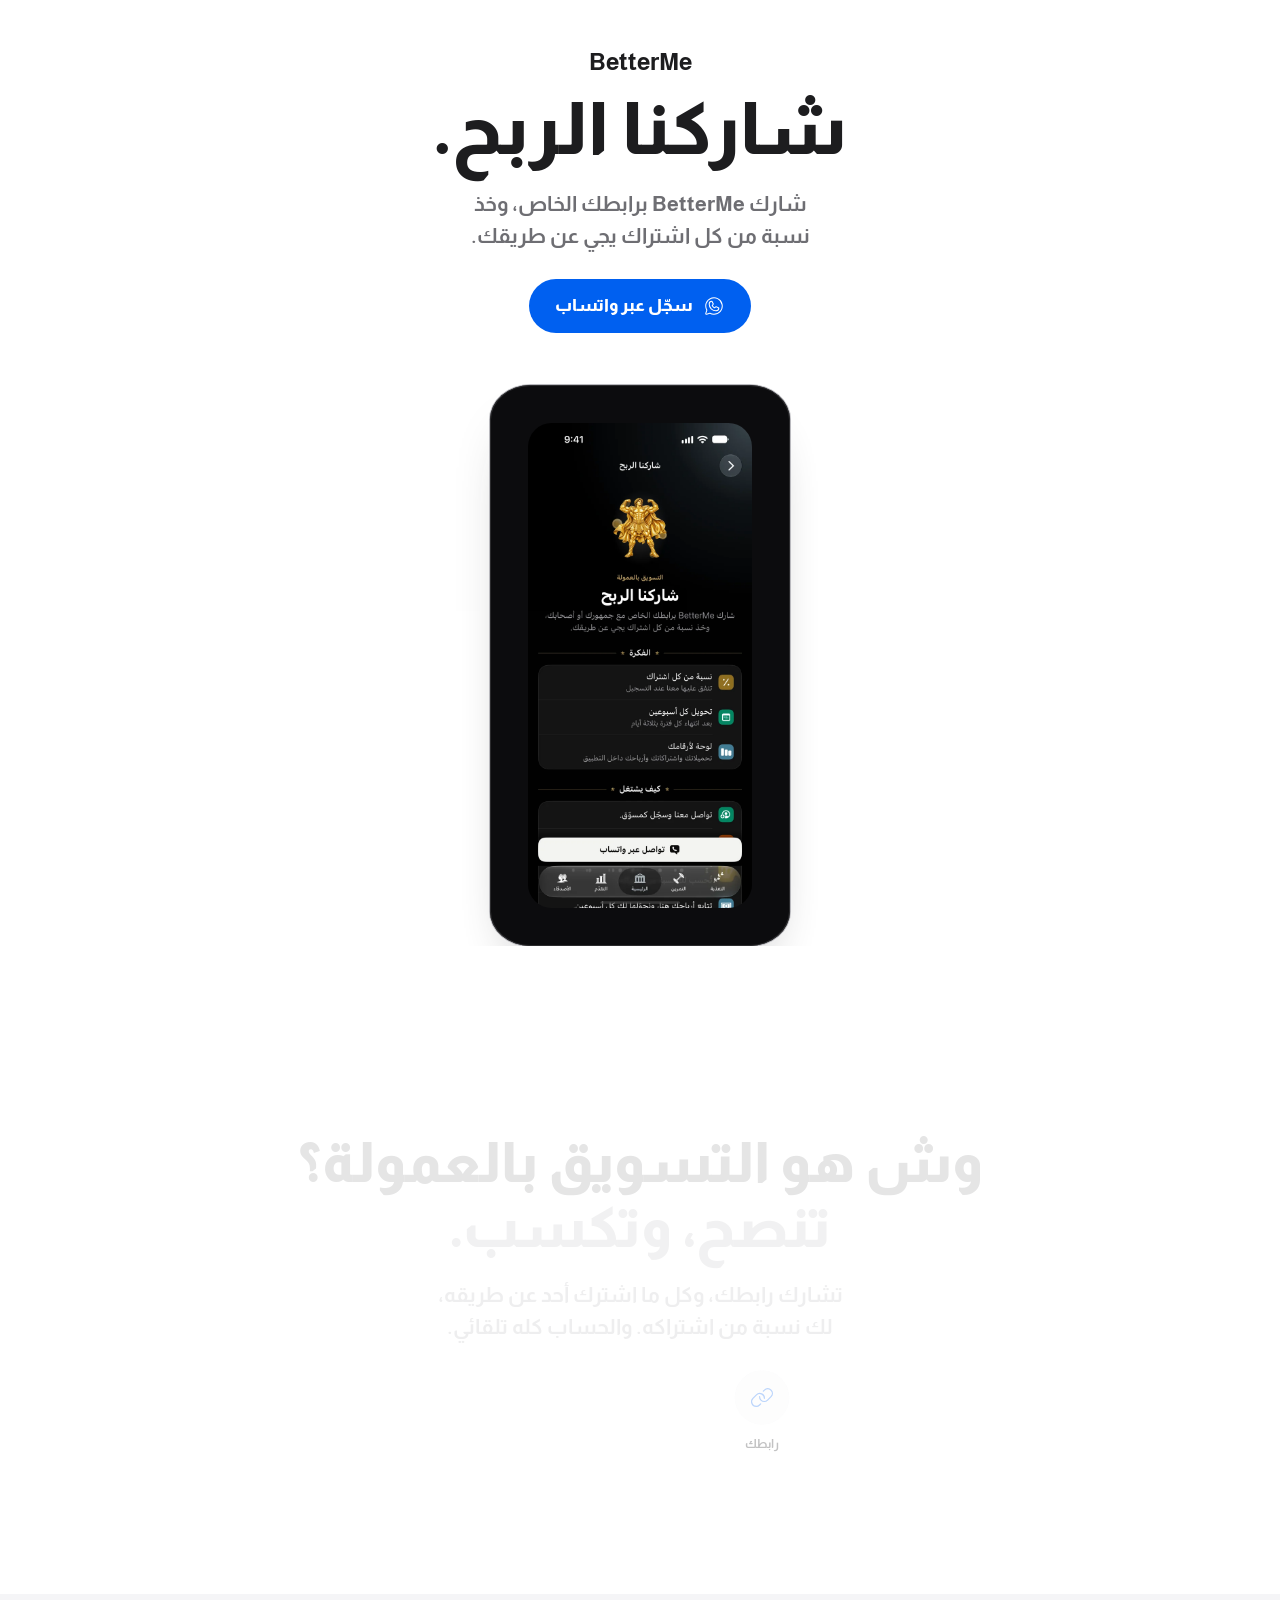
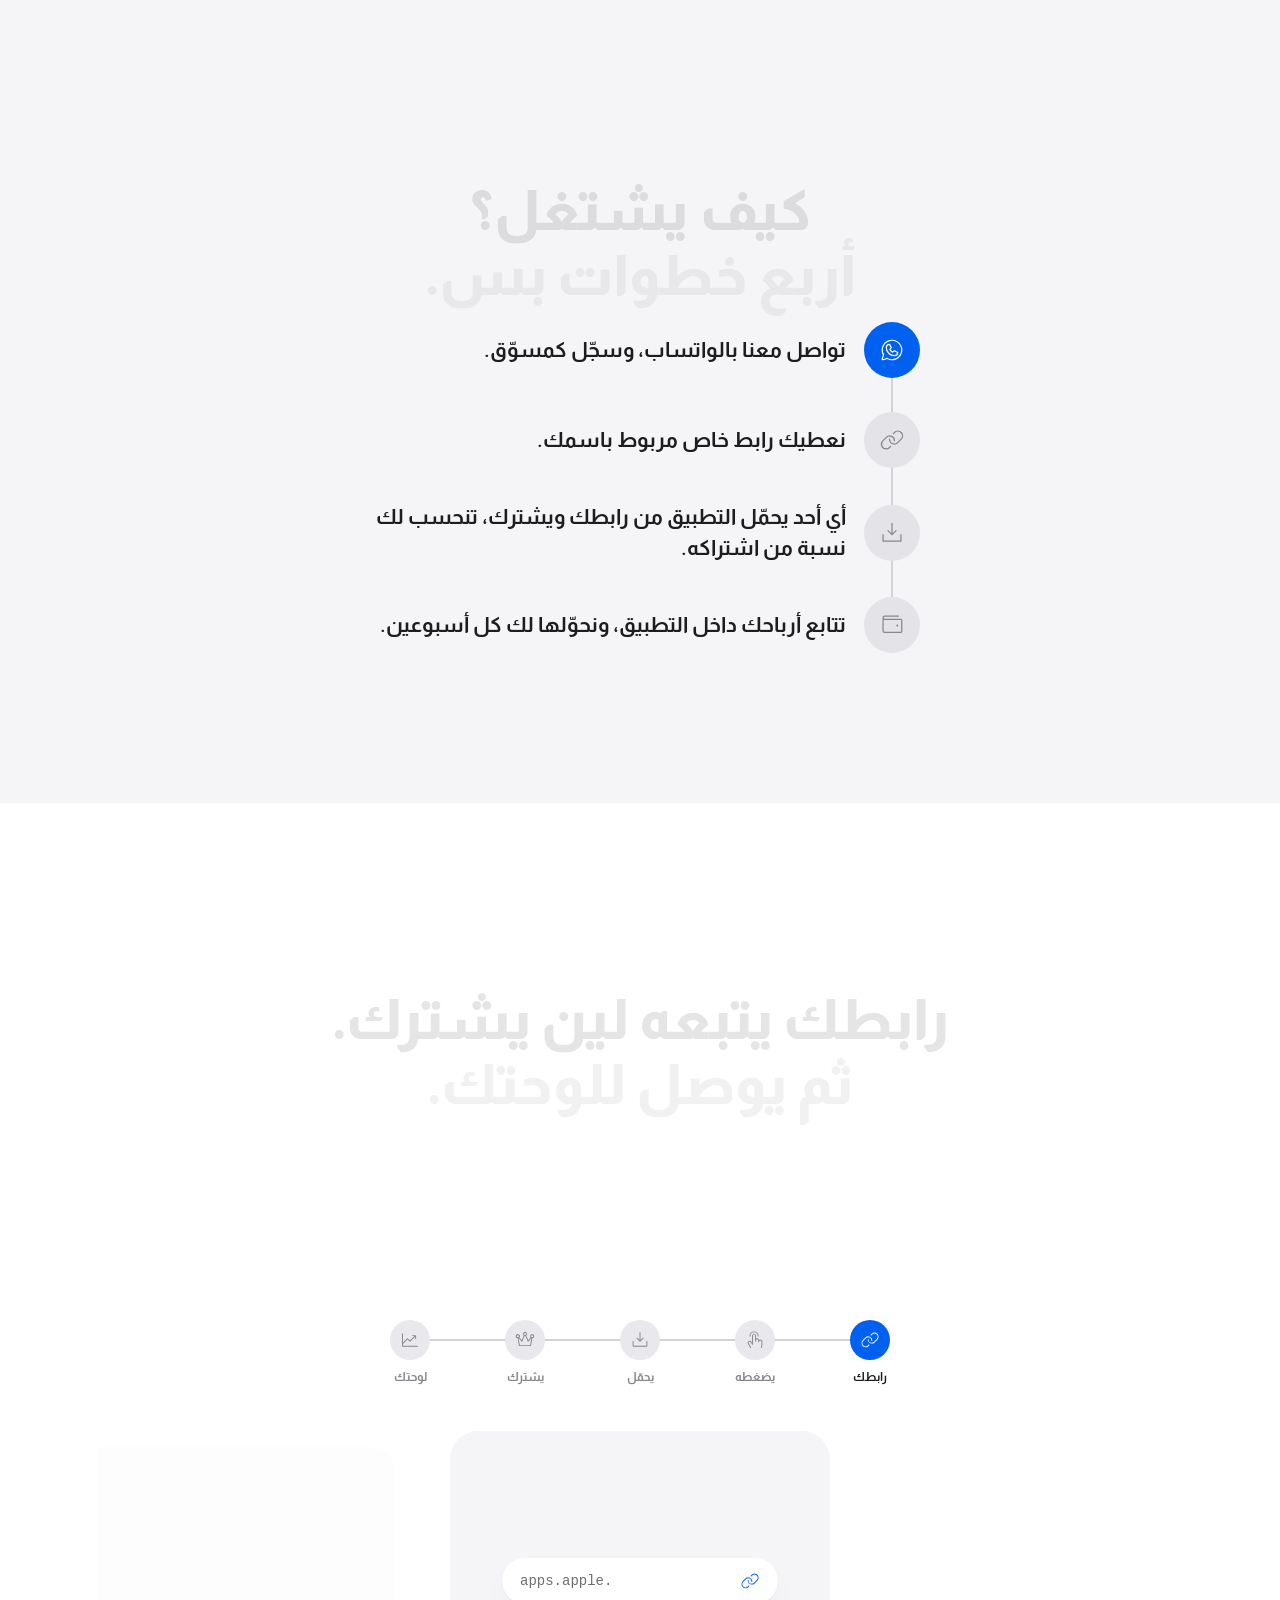
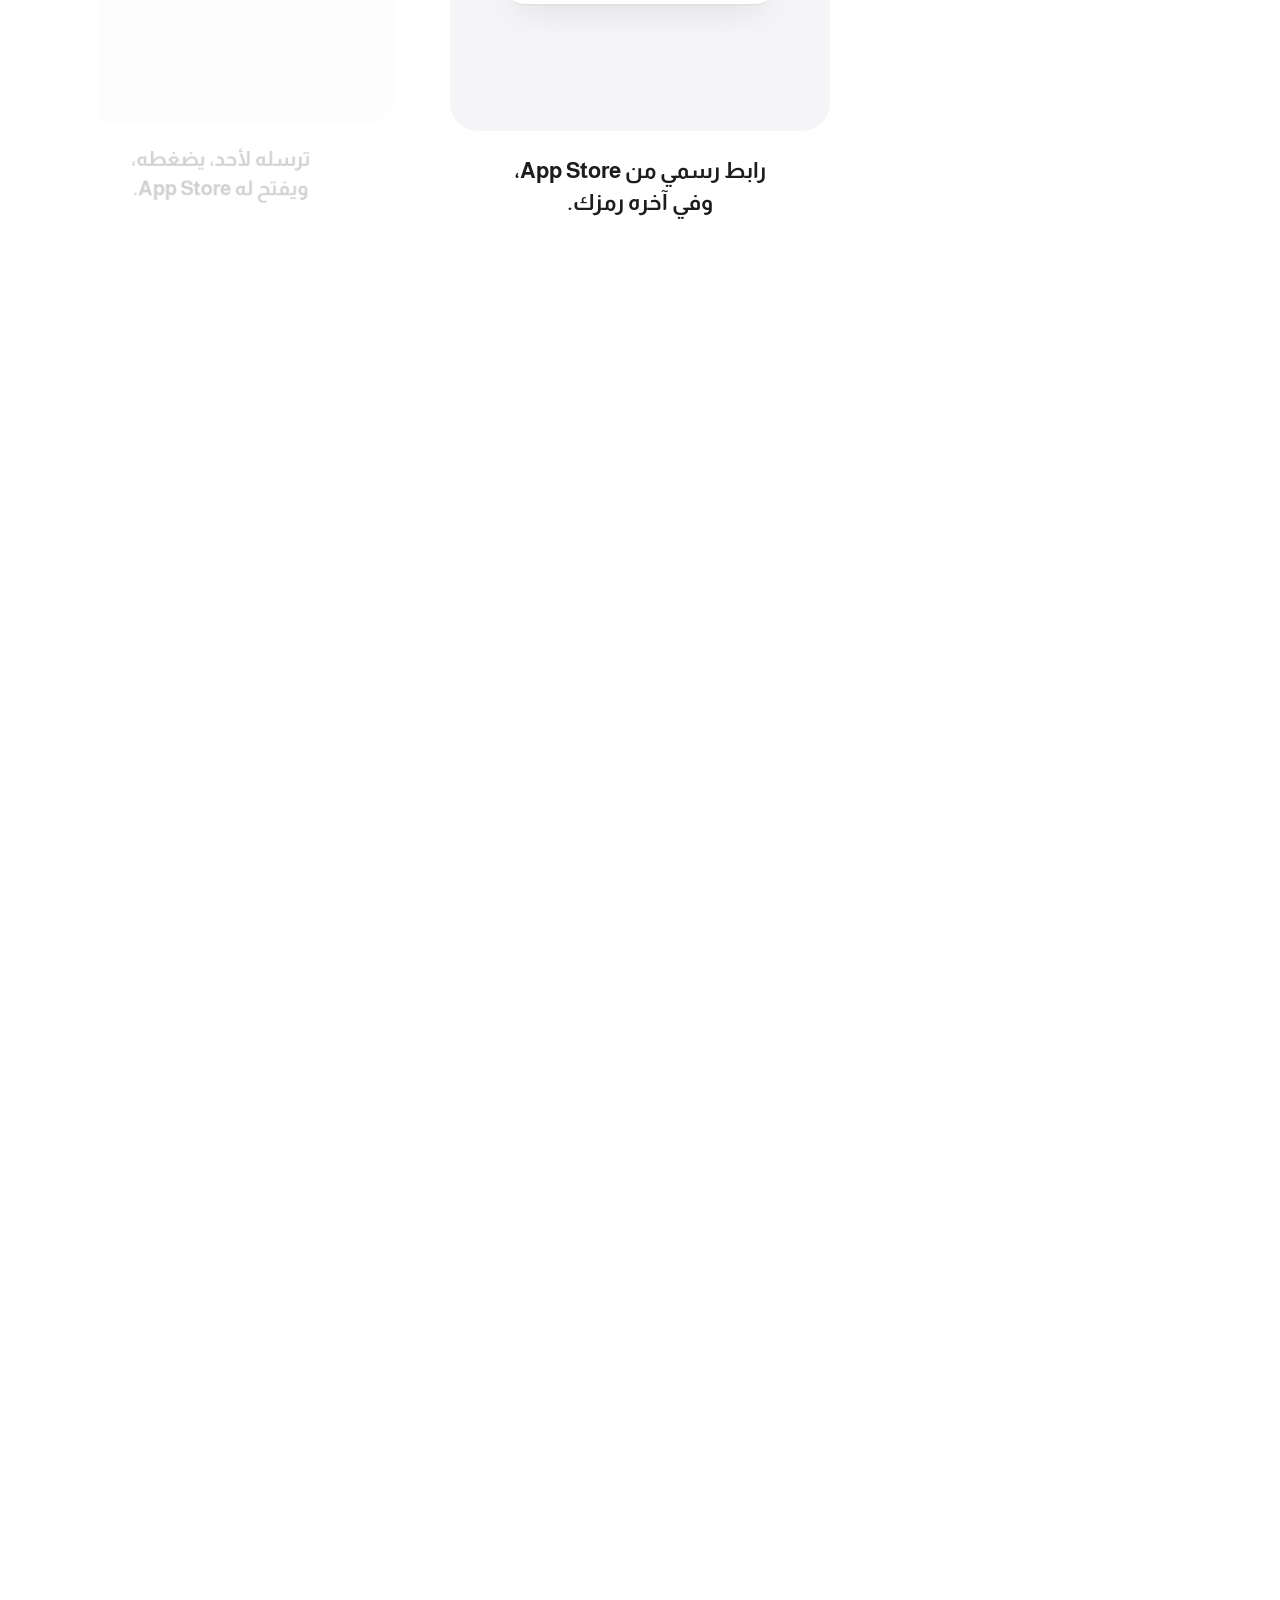
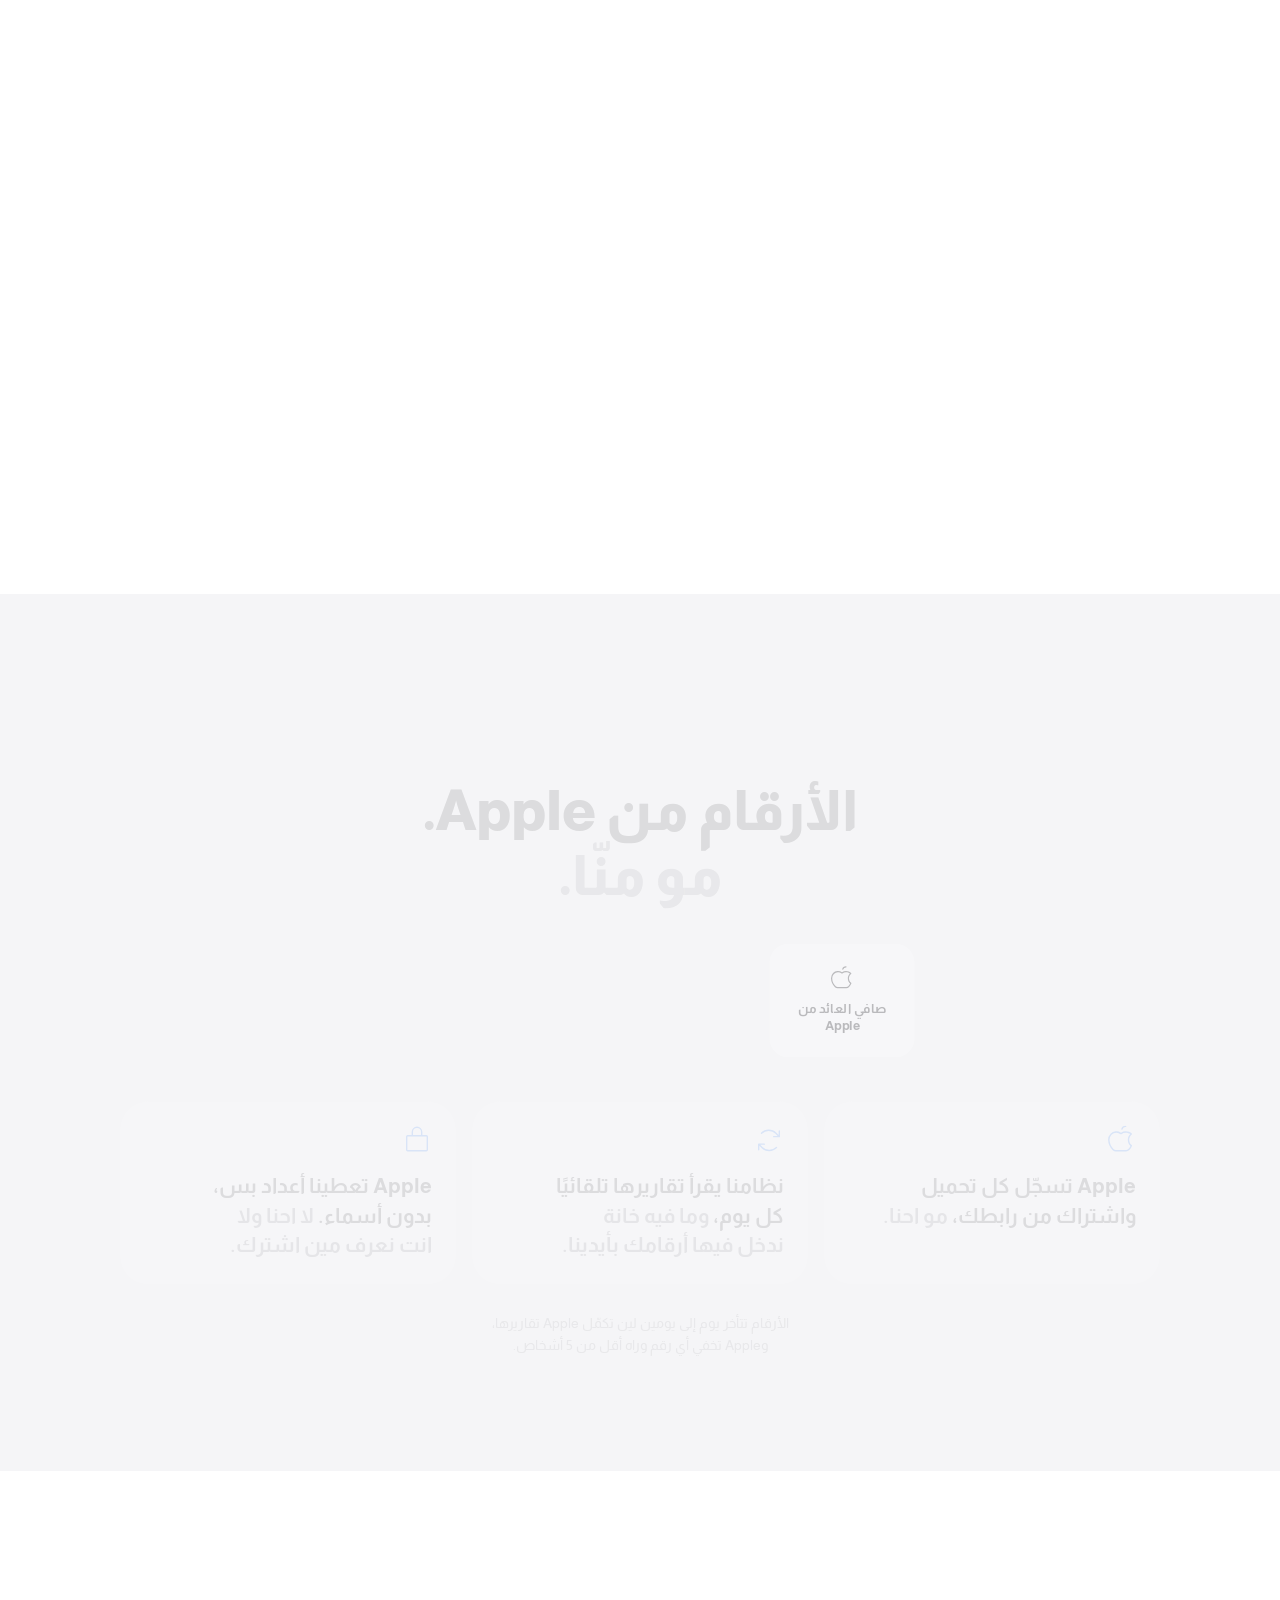
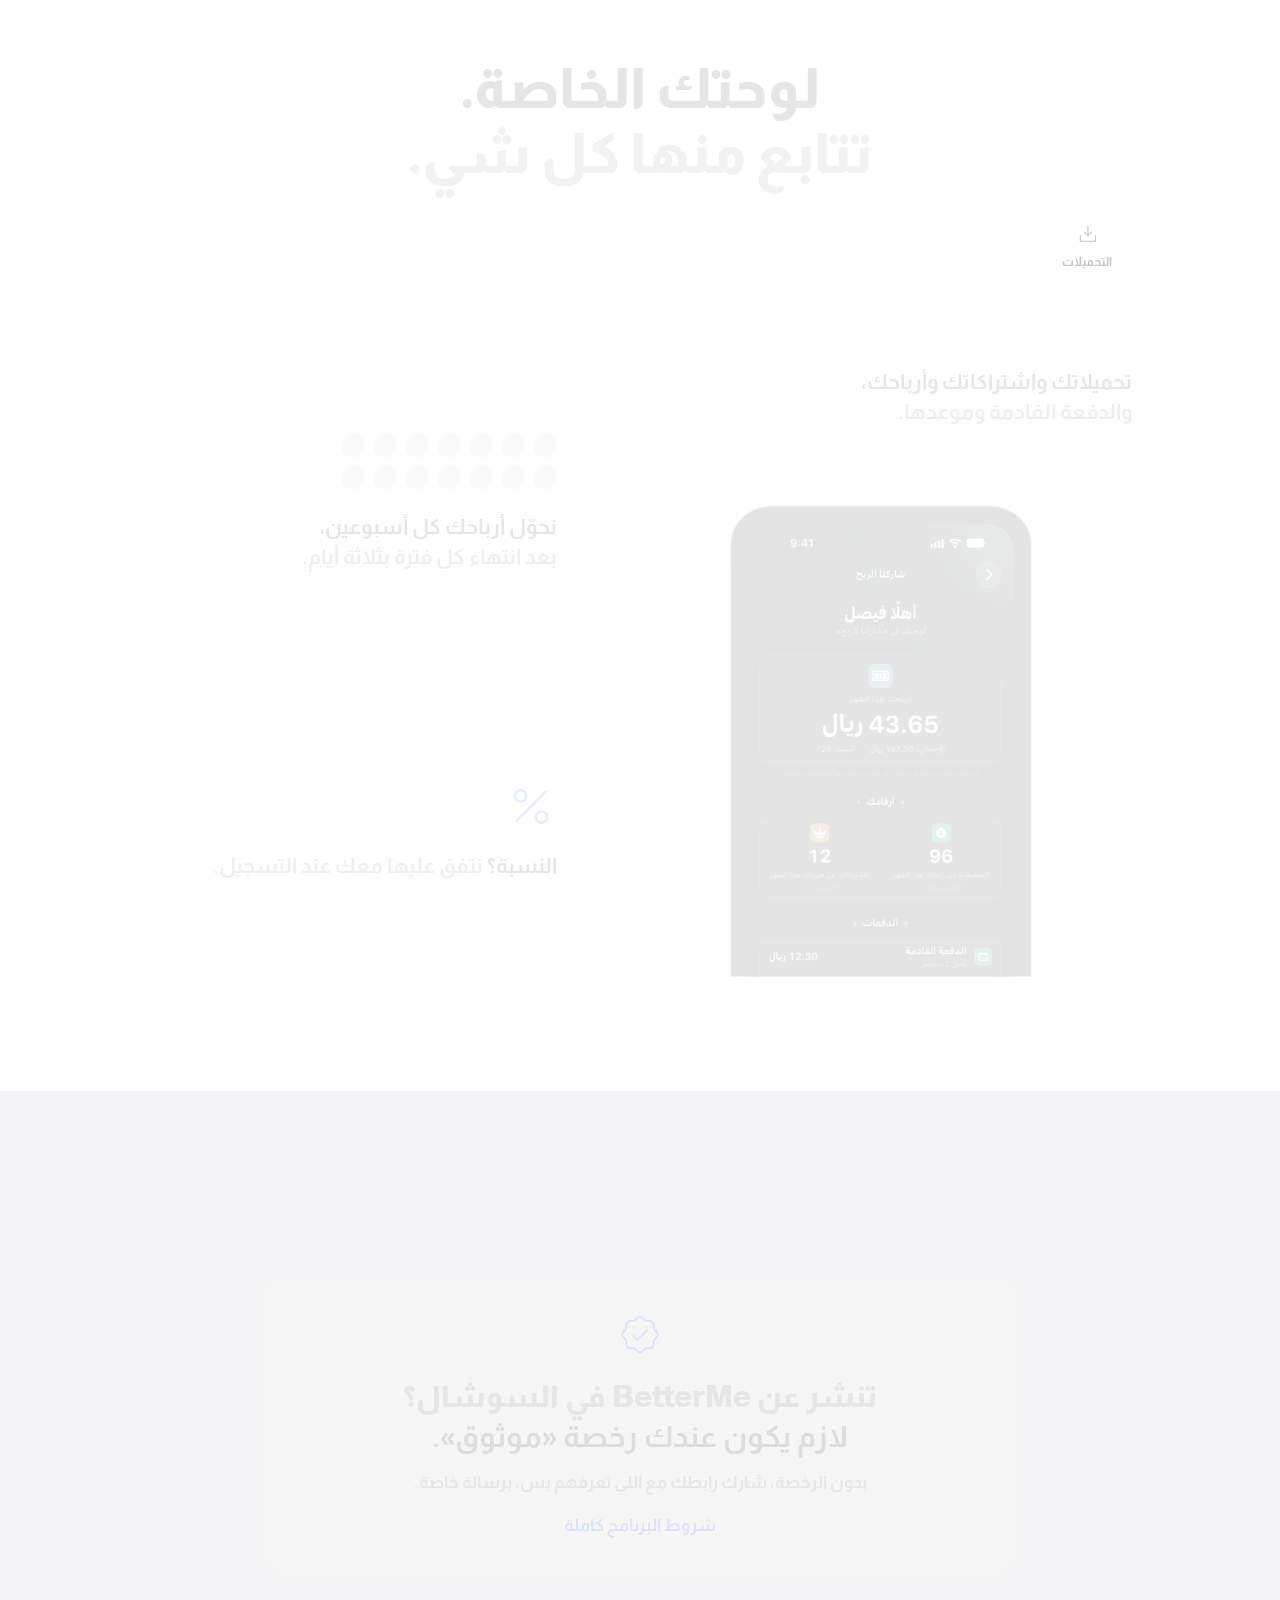
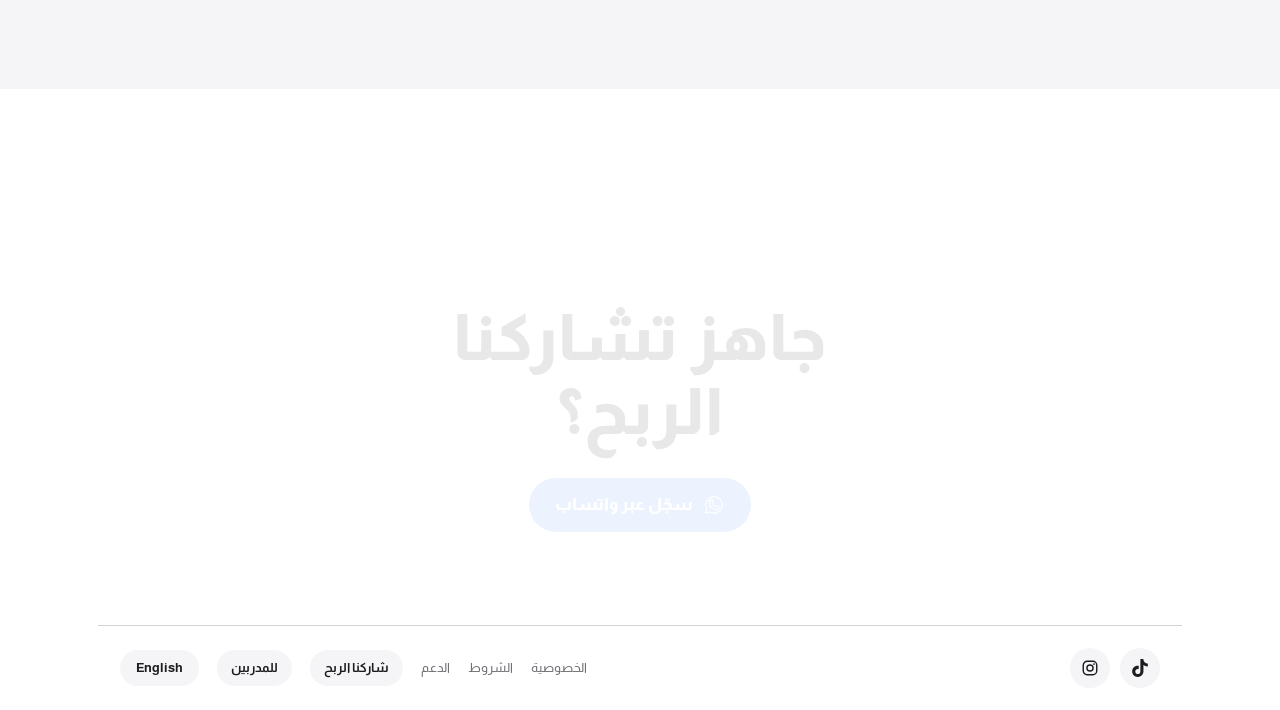
<file: affiliate.html>
<!doctype html>
<html lang="ar" dir="rtl" class="no-js">
<head>
  <meta charset="utf-8">
  <meta name="viewport" content="width=device-width, initial-scale=1, viewport-fit=cover">
  <title data-i18n="aff.metaTitle">شاركنا الربح · BetterMe</title>
  <meta name="description" data-i18n-attr="content:aff.metaDesc" content="شارك BetterMe برابطك الخاص، وخذ نسبة من كل اشتراك يجي عن طريقك. تحويل كل أسبوعين.">
  <meta name="theme-color" content="#ffffff">
  <meta name="color-scheme" content="light">
  <meta property="og:type" content="website">
  <meta property="og:title" content="شاركنا الربح · BetterMe">
  <meta property="og:description" content="شارك BetterMe برابطك الخاص، وخذ نسبة من كل اشتراك يجي عن طريقك.">
  <meta property="og:url" content="https://betterme.fitness/affiliate.html">
  <meta property="og:image" content="https://betterme.fitness/assets/og.png">
  <link rel="icon" type="image/png" href="assets/favicon.png">
  <link rel="apple-touch-icon" href="assets/apple-touch-icon.png">
  <link rel="canonical" href="https://betterme.fitness/affiliate.html">
  <script>
    (function () {
      var d = document.documentElement, q = null, s = null;
      try { q = new URLSearchParams(location.search).get('lang'); } catch (e) {}
      try { s = localStorage.getItem('bm-lang'); } catch (e) {}
      var lang = (q === 'en' || q === 'ar') ? q : (s === 'en' || s === 'ar') ? s : 'ar';
      d.className = d.className.replace('no-js', 'js');
      try { if (!matchMedia('(prefers-reduced-motion: reduce)').matches) d.classList.add('motion'); } catch (e) {}
      if (lang === 'en') { d.lang = 'en'; d.dir = 'ltr'; d.classList.add('i18n-pending'); }
    })();
  </script>
  <link rel="preconnect" href="https://fonts.googleapis.com">
  <link rel="preconnect" href="https://fonts.gstatic.com" crossorigin>
  <link rel="stylesheet" href="https://fonts.googleapis.com/css2?family=Almarai:wght@400;700;800&display=swap">
  <link rel="stylesheet" href="css/site.css?v=20261119b">
</head>
<body>
  <a class="skip" href="#main" data-i18n="nav.skip">تخطَّ إلى المحتوى</a>

  <main id="main">

    <!-- The program in one line, the way in, and the page inside the app -->
    <section class="page-hero" aria-labelledby="t-aff">
      <div class="wrap">
        <a class="brand-link" href="index.html">BetterMe</a>
        <h1 class="page-title" id="t-aff" data-i18n="aff.title">شاركنا الربح.</h1>
        <p class="lead" data-i18n="aff.lead">شارك BetterMe برابطك الخاص، وخذ نسبة من كل اشتراك يجي عن طريقك.</p>
        <div class="cta">
          <a class="btn js-wa" data-wa="affiliate" href="https://wa.me/966507047815" target="_blank" rel="noopener"><svg aria-hidden="true" focusable="false" xmlns="http://www.w3.org/2000/svg" viewBox="0 0 256 256" fill="currentColor"><path d="M186.68,146.63l-32-16a6,6,0,0,0-6,.38L133,141.46A42.49,42.49,0,0,1,114.54,123L125,107.33a6,6,0,0,0,.38-6l-16-32A6,6,0,0,0,104,66a38,38,0,0,0-38,38,86.1,86.1,0,0,0,86,86,38,38,0,0,0,38-38A6,6,0,0,0,186.68,146.63ZM152,178a74.09,74.09,0,0,1-74-74,26,26,0,0,1,22.42-25.75l12.66,25.32-10.39,15.58a6,6,0,0,0-.54,5.63,54.43,54.43,0,0,0,29.07,29.07,6,6,0,0,0,5.63-.54l15.58-10.39,25.32,12.66A26,26,0,0,1,152,178ZM128,26A102,102,0,0,0,38.35,176.69L26.73,211.56a14,14,0,0,0,17.71,17.71l34.87-11.62A102,102,0,1,0,128,26Zm0,192a90,90,0,0,1-45.06-12.08,6.09,6.09,0,0,0-3-.81,6.2,6.2,0,0,0-1.9.31L40.65,217.88a2,2,0,0,1-2.53-2.53L50.58,178a6,6,0,0,0-.5-4.91A90,90,0,1,1,128,218Z"/></svg><span data-i18n="aff.cta">سجّل عبر واتساب</span></a>
        </div>
      </div>
      <figure class="page-media" data-rise>
        <div class="device page-device"><img data-shot="affjoin" src="assets/app-affjoin-ar.webp" width="660" height="1434" alt="صفحة «شاركنا الربح» في التطبيق" data-i18n-attr="alt:aff.joinAlt" fetchpriority="high"></div>
      </figure>
    </section>

    <!-- The idea: your link, someone subscribes, your share -->
    <section class="chapter" aria-labelledby="t-aff-idea">
      <div class="wrap">
        <h2 class="section-title" id="t-aff-idea" data-reveal><span data-i18n="aff.ideaA">وش هو التسويق بالعمولة؟</span> <span class="soft" data-i18n="aff.ideaB">تنصح، وتكسب.</span></h2>
        <p class="lead center" data-reveal data-delay="1" data-i18n="aff.ideaC">تشارك رابطك، وكل ما اشترك أحد عن طريقه، لك نسبة من اشتراكه. والحساب كله تلقائي.</p>
        <ul class="idea-row" data-stagger>
          <li><span class="idea-ico"><svg aria-hidden="true" focusable="false" xmlns="http://www.w3.org/2000/svg" viewBox="0 0 256 256" fill="currentColor"><path d="M238,88.18a52.42,52.42,0,0,1-15.4,35.66l-34.75,34.75A52.28,52.28,0,0,1,150.62,174h-.05A52.63,52.63,0,0,1,98,119.9a6,6,0,0,1,6-5.84h.17a6,6,0,0,1,5.83,6.16A40.62,40.62,0,0,0,150.58,162h0a40.4,40.4,0,0,0,28.73-11.9l34.75-34.74A40.63,40.63,0,0,0,156.63,57.9l-11,11a6,6,0,0,1-8.49-8.49l11-11a52.62,52.62,0,0,1,74.43,0A52.83,52.83,0,0,1,238,88.18Zm-127.62,98.9-11,11A40.36,40.36,0,0,1,70.6,210h0a40.63,40.63,0,0,1-28.7-69.36L76.62,105.9A40.63,40.63,0,0,1,146,135.77a6,6,0,0,0,5.83,6.16H152a6,6,0,0,0,6-5.84A52.63,52.63,0,0,0,68.14,97.42L33.38,132.16A52.63,52.63,0,0,0,70.56,222h0a52.26,52.26,0,0,0,37.22-15.42l11-11a6,6,0,1,0-8.49-8.48Z"/></svg></span><span data-i18n="aff.i1">رابطك</span></li>
          <li class="idea-arrow" aria-hidden="true"><svg aria-hidden="true" focusable="false" xmlns="http://www.w3.org/2000/svg" viewBox="0 0 256 256" fill="currentColor"><path d="M164.24,203.76a6,6,0,1,1-8.48,8.48l-80-80a6,6,0,0,1,0-8.48l80-80a6,6,0,0,1,8.48,8.48L88.49,128Z"/></svg></li>
          <li><span class="idea-ico"><svg aria-hidden="true" focusable="false" xmlns="http://www.w3.org/2000/svg" viewBox="0 0 256 256" fill="currentColor"><path d="M246,80a26,26,0,1,0-46.6,15.84l-29.83,36.72-26-59.76a26,26,0,1,0-31.16,0l-26,59.76L56.6,95.84a26,26,0,1,0-22.36,10.09L49,194.3A14,14,0,0,0,62.78,206H193.22A14,14,0,0,0,207,194.3l14.73-88.37A26,26,0,0,0,246,80ZM128,38a14,14,0,1,1-14,14A14,14,0,0,1,128,38ZM22,80A14,14,0,1,1,36,94,14,14,0,0,1,22,80ZM195.2,192.33a2,2,0,0,1-2,1.67H62.78a2,2,0,0,1-2-1.67L46.08,104l1.22-.55,36,44.36A6,6,0,0,0,88,150a5.52,5.52,0,0,0,.81-.06,6,6,0,0,0,4.69-3.55l29.92-68.8a25.79,25.79,0,0,0,9.16,0l29.92,68.8a6,6,0,0,0,4.69,3.55,5.52,5.52,0,0,0,.81.06,6,6,0,0,0,4.66-2.22l36-44.36,1.22.55ZM220,94a14,14,0,1,1,14-14A14,14,0,0,1,220,94Z"/></svg></span><span data-i18n="aff.i2">أحد يشترك</span></li>
          <li class="idea-arrow" aria-hidden="true"><svg aria-hidden="true" focusable="false" xmlns="http://www.w3.org/2000/svg" viewBox="0 0 256 256" fill="currentColor"><path d="M164.24,203.76a6,6,0,1,1-8.48,8.48l-80-80a6,6,0,0,1,0-8.48l80-80a6,6,0,0,1,8.48,8.48L88.49,128Z"/></svg></li>
          <li><span class="idea-ico"><svg aria-hidden="true" focusable="false" xmlns="http://www.w3.org/2000/svg" viewBox="0 0 256 256" fill="currentColor"><path d="M216,66H56a10,10,0,0,1,0-20H192a6,6,0,0,0,0-12H56A22,22,0,0,0,34,56V184a22,22,0,0,0,22,22H216a14,14,0,0,0,14-14V80A14,14,0,0,0,216,66Zm2,126a2,2,0,0,1-2,2H56a10,10,0,0,1-10-10V75.59A21.84,21.84,0,0,0,56,78H216a2,2,0,0,1,2,2Zm-28-60a10,10,0,1,1-10-10A10,10,0,0,1,190,132Z"/></svg></span><span data-i18n="aff.i3">نسبتك</span></li>
        </ul>
      </div>
    </section>

    <!-- How it works: four steps along a line that fills as you read -->
    <section class="chapter tint" aria-labelledby="t-aff-how">
      <div class="wrap">
        <h2 class="section-title" id="t-aff-how" data-reveal><span data-i18n="aff.howA">كيف يشتغل؟</span> <span class="soft" data-i18n="aff.howB">أربع خطوات بس.</span></h2>
        <ol class="steps">
          <li class="step on"><span class="step-ico"><svg aria-hidden="true" focusable="false" xmlns="http://www.w3.org/2000/svg" viewBox="0 0 256 256" fill="currentColor"><path d="M186.68,146.63l-32-16a6,6,0,0,0-6,.38L133,141.46A42.49,42.49,0,0,1,114.54,123L125,107.33a6,6,0,0,0,.38-6l-16-32A6,6,0,0,0,104,66a38,38,0,0,0-38,38,86.1,86.1,0,0,0,86,86,38,38,0,0,0,38-38A6,6,0,0,0,186.68,146.63ZM152,178a74.09,74.09,0,0,1-74-74,26,26,0,0,1,22.42-25.75l12.66,25.32-10.39,15.58a6,6,0,0,0-.54,5.63,54.43,54.43,0,0,0,29.07,29.07,6,6,0,0,0,5.63-.54l15.58-10.39,25.32,12.66A26,26,0,0,1,152,178ZM128,26A102,102,0,0,0,38.35,176.69L26.73,211.56a14,14,0,0,0,17.71,17.71l34.87-11.62A102,102,0,1,0,128,26Zm0,192a90,90,0,0,1-45.06-12.08,6.09,6.09,0,0,0-3-.81,6.2,6.2,0,0,0-1.9.31L40.65,217.88a2,2,0,0,1-2.53-2.53L50.58,178a6,6,0,0,0-.5-4.91A90,90,0,1,1,128,218Z"/></svg></span><p data-i18n="aff.s1">تواصل معنا بالواتساب، وسجّل كمسوّق.</p></li>
          <li class="step on"><span class="step-ico"><svg aria-hidden="true" focusable="false" xmlns="http://www.w3.org/2000/svg" viewBox="0 0 256 256" fill="currentColor"><path d="M238,88.18a52.42,52.42,0,0,1-15.4,35.66l-34.75,34.75A52.28,52.28,0,0,1,150.62,174h-.05A52.63,52.63,0,0,1,98,119.9a6,6,0,0,1,6-5.84h.17a6,6,0,0,1,5.83,6.16A40.62,40.62,0,0,0,150.58,162h0a40.4,40.4,0,0,0,28.73-11.9l34.75-34.74A40.63,40.63,0,0,0,156.63,57.9l-11,11a6,6,0,0,1-8.49-8.49l11-11a52.62,52.62,0,0,1,74.43,0A52.83,52.83,0,0,1,238,88.18Zm-127.62,98.9-11,11A40.36,40.36,0,0,1,70.6,210h0a40.63,40.63,0,0,1-28.7-69.36L76.62,105.9A40.63,40.63,0,0,1,146,135.77a6,6,0,0,0,5.83,6.16H152a6,6,0,0,0,6-5.84A52.63,52.63,0,0,0,68.14,97.42L33.38,132.16A52.63,52.63,0,0,0,70.56,222h0a52.26,52.26,0,0,0,37.22-15.42l11-11a6,6,0,1,0-8.49-8.48Z"/></svg></span><p data-i18n="aff.s2">نعطيك رابط خاص مربوط باسمك.</p></li>
          <li class="step on"><span class="step-ico"><svg aria-hidden="true" focusable="false" xmlns="http://www.w3.org/2000/svg" viewBox="0 0 256 256" fill="currentColor"><path d="M222,144v64a6,6,0,0,1-6,6H40a6,6,0,0,1-6-6V144a6,6,0,0,1,12,0v58H210V144a6,6,0,0,1,12,0Zm-98.24,4.24a6,6,0,0,0,8.48,0l40-40a6,6,0,0,0-8.48-8.48L134,129.51V32a6,6,0,0,0-12,0v97.51L92.24,99.76a6,6,0,0,0-8.48,8.48Z"/></svg></span><p data-i18n="aff.s3">أي أحد يحمّل التطبيق من رابطك ويشترك، تنحسب لك نسبة من اشتراكه.</p></li>
          <li class="step on"><span class="step-ico"><svg aria-hidden="true" focusable="false" xmlns="http://www.w3.org/2000/svg" viewBox="0 0 256 256" fill="currentColor"><path d="M216,66H56a10,10,0,0,1,0-20H192a6,6,0,0,0,0-12H56A22,22,0,0,0,34,56V184a22,22,0,0,0,22,22H216a14,14,0,0,0,14-14V80A14,14,0,0,0,216,66Zm2,126a2,2,0,0,1-2,2H56a10,10,0,0,1-10-10V75.59A21.84,21.84,0,0,0,56,78H216a2,2,0,0,1,2,2Zm-28-60a10,10,0,1,1-10-10A10,10,0,0,1,190,132Z"/></svg></span><p data-i18n="aff.s4">تتابع أرباحك داخل التطبيق، ونحوّلها لك كل أسبوعين.</p></li>
          <li class="steps-fill" aria-hidden="true"></li>
        </ol>
      </div>
    </section>

    <!-- The link's journey, scene by scene with the scroll: link, tap, download, subscription, dashboard -->
    <section class="chapter flow-chapter" aria-labelledby="t-aff-flow">
      <div class="wrap">
        <h2 class="section-title" id="t-aff-flow" data-reveal><span data-i18n="aff.flowA">رابطك يتبعه لين يشترك.</span> <span class="soft" data-i18n="aff.flowB">ثم يوصل للوحتك.</span></h2>
      </div>
      <div class="flow">
        <div class="flow-pin wrap">
          <ol class="flow-rail" aria-hidden="true">
            <li><span class="flow-dot"><svg aria-hidden="true" focusable="false" xmlns="http://www.w3.org/2000/svg" viewBox="0 0 256 256" fill="currentColor"><path d="M238,88.18a52.42,52.42,0,0,1-15.4,35.66l-34.75,34.75A52.28,52.28,0,0,1,150.62,174h-.05A52.63,52.63,0,0,1,98,119.9a6,6,0,0,1,6-5.84h.17a6,6,0,0,1,5.83,6.16A40.62,40.62,0,0,0,150.58,162h0a40.4,40.4,0,0,0,28.73-11.9l34.75-34.74A40.63,40.63,0,0,0,156.63,57.9l-11,11a6,6,0,0,1-8.49-8.49l11-11a52.62,52.62,0,0,1,74.43,0A52.83,52.83,0,0,1,238,88.18Zm-127.62,98.9-11,11A40.36,40.36,0,0,1,70.6,210h0a40.63,40.63,0,0,1-28.7-69.36L76.62,105.9A40.63,40.63,0,0,1,146,135.77a6,6,0,0,0,5.83,6.16H152a6,6,0,0,0,6-5.84A52.63,52.63,0,0,0,68.14,97.42L33.38,132.16A52.63,52.63,0,0,0,70.56,222h0a52.26,52.26,0,0,0,37.22-15.42l11-11a6,6,0,1,0-8.49-8.48Z"/></svg></span><span data-i18n="aff.r1">رابطك</span></li>
            <li><span class="flow-dot"><svg aria-hidden="true" focusable="false" xmlns="http://www.w3.org/2000/svg" viewBox="0 0 256 256" fill="currentColor"><path d="M58,76a58,58,0,0,1,116,0,6,6,0,0,1-12,0,46,46,0,0,0-92,0,6,6,0,0,1-12,0Zm138,46a25.87,25.87,0,0,0-14.59,4.49A26,26,0,0,0,142,110.1V76a26,26,0,0,0-52,0v87l-7.53-12.1a26,26,0,0,0-45,26.13l29.32,50A6,6,0,0,0,77.16,221L47.87,171a14,14,0,0,1,24.25-14,1,1,0,0,0,.1.17l18.68,30A6,6,0,0,0,102,184V76a14,14,0,0,1,28,0v68a6,6,0,0,0,12,0V132a14,14,0,0,1,28,0v20a6,6,0,0,0,12,0v-4a14,14,0,0,1,28,0v36c0,22.13-7.3,37.18-7.37,37.32a6,6,0,0,0,2.69,8A5.83,5.83,0,0,0,208,230a6,6,0,0,0,5.38-3.32c.35-.7,8.63-17.55,8.63-42.68V148A26,26,0,0,0,196,122Z"/></svg></span><span data-i18n="aff.r2">يضغطه</span></li>
            <li><span class="flow-dot"><svg aria-hidden="true" focusable="false" xmlns="http://www.w3.org/2000/svg" viewBox="0 0 256 256" fill="currentColor"><path d="M222,144v64a6,6,0,0,1-6,6H40a6,6,0,0,1-6-6V144a6,6,0,0,1,12,0v58H210V144a6,6,0,0,1,12,0Zm-98.24,4.24a6,6,0,0,0,8.48,0l40-40a6,6,0,0,0-8.48-8.48L134,129.51V32a6,6,0,0,0-12,0v97.51L92.24,99.76a6,6,0,0,0-8.48,8.48Z"/></svg></span><span data-i18n="aff.r3">يحمّل</span></li>
            <li><span class="flow-dot"><svg aria-hidden="true" focusable="false" xmlns="http://www.w3.org/2000/svg" viewBox="0 0 256 256" fill="currentColor"><path d="M246,80a26,26,0,1,0-46.6,15.84l-29.83,36.72-26-59.76a26,26,0,1,0-31.16,0l-26,59.76L56.6,95.84a26,26,0,1,0-22.36,10.09L49,194.3A14,14,0,0,0,62.78,206H193.22A14,14,0,0,0,207,194.3l14.73-88.37A26,26,0,0,0,246,80ZM128,38a14,14,0,1,1-14,14A14,14,0,0,1,128,38ZM22,80A14,14,0,1,1,36,94,14,14,0,0,1,22,80ZM195.2,192.33a2,2,0,0,1-2,1.67H62.78a2,2,0,0,1-2-1.67L46.08,104l1.22-.55,36,44.36A6,6,0,0,0,88,150a5.52,5.52,0,0,0,.81-.06,6,6,0,0,0,4.69-3.55l29.92-68.8a25.79,25.79,0,0,0,9.16,0l29.92,68.8a6,6,0,0,0,4.69,3.55,5.52,5.52,0,0,0,.81.06,6,6,0,0,0,4.66-2.22l36-44.36,1.22.55ZM220,94a14,14,0,1,1,14-14A14,14,0,0,1,220,94Z"/></svg></span><span data-i18n="aff.r4">يشترك</span></li>
            <li><span class="flow-dot"><svg aria-hidden="true" focusable="false" xmlns="http://www.w3.org/2000/svg" viewBox="0 0 256 256" fill="currentColor"><path d="M230,208a6,6,0,0,1-6,6H32a6,6,0,0,1-6-6V48a6,6,0,0,1,12,0V161.52l53.76-53.76a6,6,0,0,1,8.48,0L128,135.51,185.52,78H160a6,6,0,0,1,0-12h40a6,6,0,0,1,6,6v40a6,6,0,0,1-12,0V86.48l-61.76,61.76a6,6,0,0,1-8.48,0L96,120.49l-58,58V202H224A6,6,0,0,1,230,208Z"/></svg></span><span data-i18n="aff.r5">لوحتك</span></li>
            <li class="flow-fill"></li>
          </ol>
          <div class="flow-scenes">

            <figure class="flow-scene sc-link">
              <div class="fv" aria-hidden="true">
                <div class="fv-url"><span class="fv-url-ico"><svg aria-hidden="true" focusable="false" xmlns="http://www.w3.org/2000/svg" viewBox="0 0 256 256" fill="currentColor"><path d="M238,88.18a52.42,52.42,0,0,1-15.4,35.66l-34.75,34.75A52.28,52.28,0,0,1,150.62,174h-.05A52.63,52.63,0,0,1,98,119.9a6,6,0,0,1,6-5.84h.17a6,6,0,0,1,5.83,6.16A40.62,40.62,0,0,0,150.58,162h0a40.4,40.4,0,0,0,28.73-11.9l34.75-34.74A40.63,40.63,0,0,0,156.63,57.9l-11,11a6,6,0,0,1-8.49-8.49l11-11a52.62,52.62,0,0,1,74.43,0A52.83,52.83,0,0,1,238,88.18Zm-127.62,98.9-11,11A40.36,40.36,0,0,1,70.6,210h0a40.63,40.63,0,0,1-28.7-69.36L76.62,105.9A40.63,40.63,0,0,1,146,135.77a6,6,0,0,0,5.83,6.16H152a6,6,0,0,0,6-5.84A52.63,52.63,0,0,0,68.14,97.42L33.38,132.16A52.63,52.63,0,0,0,70.56,222h0a52.26,52.26,0,0,0,37.22-15.42l11-11a6,6,0,1,0-8.49-8.48Z"/></svg></span><bdi dir="ltr" class="fv-url-text">apps.apple.com/…&amp;<b class="fv-code">ct=ahmad</b></bdi><span class="fv-tag"><span data-i18n="aff.tag">رمزك</span></span></div>
              </div>
              <figcaption class="flow-cap" data-i18n="aff.c1">رابط رسمي من App&nbsp;Store، وفي آخره رمزك.</figcaption>
            </figure>

            <figure class="flow-scene sc-tap">
              <div class="fv" aria-hidden="true">
                <div class="fv-bubble">
                  <div class="fv-preview"><img src="assets/app-icon.webp" width="360" height="360" alt=""><span><b>BetterMe</b><small>App Store</small></span></div>
                  <bdi dir="ltr" class="fv-mini">apps.apple.com/…<b>ct=ahmad</b></bdi>
                  <i class="fv-ripple"></i>
                </div>
              </div>
              <figcaption class="flow-cap" data-i18n="aff.c2">ترسله لأحد، يضغطه، ويفتح له App&nbsp;Store.</figcaption>
            </figure>

            <figure class="flow-scene sc-get">
              <div class="fv" aria-hidden="true">
                <div class="fv-card fv-store">
                  <img src="assets/app-icon.webp" width="360" height="360" alt="">
                  <span class="fv-name"><b>BetterMe</b><small data-i18n="aff.storeSub">كل اللي تحتاجه للنادي</small></span>
                  <span class="fv-get">
                    <span class="fv-get-a" data-i18n="aff.get">الحصول</span>
                    <svg class="fv-ring" viewBox="0 0 36 36"><circle cx="18" cy="18" r="15" pathLength="100"/><circle class="fv-ring-on" cx="18" cy="18" r="15" pathLength="100"/></svg>
                    <span class="fv-get-b" data-i18n="aff.open">فتح</span>
                  </span>
                </div>
                <span class="fv-chip"><svg aria-hidden="true" focusable="false" xmlns="http://www.w3.org/2000/svg" viewBox="0 0 256 256" fill="currentColor"><path d="M228.24,76.24l-128,128a6,6,0,0,1-8.48,0l-56-56a6,6,0,0,1,8.48-8.48L96,191.51,219.76,67.76a6,6,0,0,1,8.48,8.48Z"/></svg><span data-i18n="aff.chipDl">تحميل مسجّل لرابطك</span></span>
              </div>
              <figcaption class="flow-cap" data-i18n="aff.c3">يحمّل التطبيق خلال 24 ساعة، وApple تسجّل التحميل لرابطك.</figcaption>
            </figure>

            <figure class="flow-scene sc-sub">
              <div class="fv" aria-hidden="true">
                <div class="fv-card fv-sheet">
                  <span class="fv-crown"><svg aria-hidden="true" focusable="false" xmlns="http://www.w3.org/2000/svg" viewBox="0 0 256 256" fill="currentColor"><path d="M246,80a26,26,0,1,0-46.6,15.84l-29.83,36.72-26-59.76a26,26,0,1,0-31.16,0l-26,59.76L56.6,95.84a26,26,0,1,0-22.36,10.09L49,194.3A14,14,0,0,0,62.78,206H193.22A14,14,0,0,0,207,194.3l14.73-88.37A26,26,0,0,0,246,80ZM128,38a14,14,0,1,1-14,14A14,14,0,0,1,128,38ZM22,80A14,14,0,1,1,36,94,14,14,0,0,1,22,80ZM195.2,192.33a2,2,0,0,1-2,1.67H62.78a2,2,0,0,1-2-1.67L46.08,104l1.22-.55,36,44.36A6,6,0,0,0,88,150a5.52,5.52,0,0,0,.81-.06,6,6,0,0,0,4.69-3.55l29.92-68.8a25.79,25.79,0,0,0,9.16,0l29.92,68.8a6,6,0,0,0,4.69,3.55,5.52,5.52,0,0,0,.81.06,6,6,0,0,0,4.66-2.22l36-44.36,1.22.55ZM220,94a14,14,0,1,1,14-14A14,14,0,0,1,220,94Z"/></svg></span>
                  <b data-i18n="aff.plan">اشتراك شهري</b>
                  <span class="fv-price"><bdi dir="ltr" class="js-price">7.99</bdi> <span data-i18n="aff.per">ريال / شهر</span></span>
                  <span class="fv-btn"><span class="fv-btn-a" data-i18n="aff.subscribe">اشترك</span><span class="fv-btn-b"><svg aria-hidden="true" focusable="false" xmlns="http://www.w3.org/2000/svg" viewBox="0 0 256 256" fill="currentColor"><path d="M228.24,76.24l-128,128a6,6,0,0,1-8.48,0l-56-56a6,6,0,0,1,8.48-8.48L96,191.51,219.76,67.76a6,6,0,0,1,8.48,8.48Z"/></svg></span></span>
                </div>
                <span class="fv-chip"><svg aria-hidden="true" focusable="false" xmlns="http://www.w3.org/2000/svg" viewBox="0 0 256 256" fill="currentColor"><path d="M228.24,76.24l-128,128a6,6,0,0,1-8.48,0l-56-56a6,6,0,0,1,8.48-8.48L96,191.51,219.76,67.76a6,6,0,0,1,8.48,8.48Z"/></svg><span data-i18n="aff.chipSub">اشتراك مسجّل لرابطك</span></span>
              </div>
              <figcaption class="flow-cap" data-i18n="aff.c4">ولما يشترك، Apple تنسب اشتراكه لرابطك.</figcaption>
            </figure>

            <figure class="flow-scene sc-dash">
              <div class="fv" aria-hidden="true">
                <span class="fv-report"><svg aria-hidden="true" focusable="false" xmlns="http://www.w3.org/2000/svg" viewBox="0 0 256 256" fill="currentColor"><path d="M219.4,167.84C201.71,155.69,198,135.12,198,120c0-18.42,13.86-34.29,22.12-42.12a6,6,0,0,0,0-8.71C208,57.7,187.07,50,168,50a70.23,70.23,0,0,0-40,12.55,69.6,69.6,0,0,0-89.31,8.08A72.63,72.63,0,0,0,18,123.35a125.11,125.11,0,0,0,39.53,88.33A37.85,37.85,0,0,0,83.6,222h87.7A37.83,37.83,0,0,0,199,210.07a122.6,122.6,0,0,0,17.54-24.2c6.55-12,5.77-13.75,5-15.48A6.07,6.07,0,0,0,219.4,167.84Zm-29.23,34A25.82,25.82,0,0,1,171.3,210H83.6A25.85,25.85,0,0,1,65.78,203,113.21,113.21,0,0,1,30,123a60.55,60.55,0,0,1,17.21-44A56.82,56.82,0,0,1,88,62h.81a57.35,57.35,0,0,1,35.44,12.71,6,6,0,0,0,7.5,0A57.39,57.39,0,0,1,168,62c13.89,0,28.81,4.68,39.11,12-9.44,10.14-21.1,26.59-21.1,46,0,23.78,7.81,42.6,22.66,54.77A107.33,107.33,0,0,1,190.17,201.89Zm-60-171.39A38,38,0,0,1,167,2h1a6,6,0,0,1,0,12h-1a26,26,0,0,0-25.18,19.5,6,6,0,1,1-11.62-3Z"/></svg><span data-i18n="aff.report">تقرير Apple اليومي</span></span>
                <i class="fv-drop"></i>
                <div class="fv-card fv-board">
                  <span class="fv-stat"><svg aria-hidden="true" focusable="false" xmlns="http://www.w3.org/2000/svg" viewBox="0 0 256 256" fill="currentColor"><path d="M222,144v64a6,6,0,0,1-6,6H40a6,6,0,0,1-6-6V144a6,6,0,0,1,12,0v58H210V144a6,6,0,0,1,12,0Zm-98.24,4.24a6,6,0,0,0,8.48,0l40-40a6,6,0,0,0-8.48-8.48L134,129.51V32a6,6,0,0,0-12,0v97.51L92.24,99.76a6,6,0,0,0-8.48,8.48Z"/></svg><b class="js-fv-n" data-from="24" data-to="25">25</b><small data-i18n="aff.sDl">تحميلات</small><em>+1</em></span>
                  <span class="fv-stat"><svg aria-hidden="true" focusable="false" xmlns="http://www.w3.org/2000/svg" viewBox="0 0 256 256" fill="currentColor"><path d="M246,80a26,26,0,1,0-46.6,15.84l-29.83,36.72-26-59.76a26,26,0,1,0-31.16,0l-26,59.76L56.6,95.84a26,26,0,1,0-22.36,10.09L49,194.3A14,14,0,0,0,62.78,206H193.22A14,14,0,0,0,207,194.3l14.73-88.37A26,26,0,0,0,246,80ZM128,38a14,14,0,1,1-14,14A14,14,0,0,1,128,38ZM22,80A14,14,0,1,1,36,94,14,14,0,0,1,22,80ZM195.2,192.33a2,2,0,0,1-2,1.67H62.78a2,2,0,0,1-2-1.67L46.08,104l1.22-.55,36,44.36A6,6,0,0,0,88,150a5.52,5.52,0,0,0,.81-.06,6,6,0,0,0,4.69-3.55l29.92-68.8a25.79,25.79,0,0,0,9.16,0l29.92,68.8a6,6,0,0,0,4.69,3.55,5.52,5.52,0,0,0,.81.06,6,6,0,0,0,4.66-2.22l36-44.36,1.22.55ZM220,94a14,14,0,1,1,14-14A14,14,0,0,1,220,94Z"/></svg><b class="js-fv-n" data-from="9" data-to="10">10</b><small data-i18n="aff.sSub">اشتراكات</small><em>+1</em></span>
                  <span class="fv-earn"><small data-i18n="aff.sEarn">أرباحك</small><i><i></i></i><svg aria-hidden="true" focusable="false" xmlns="http://www.w3.org/2000/svg" viewBox="0 0 256 256" fill="currentColor"><path d="M238,56v64a6,6,0,0,1-12,0V70.48l-85.76,85.76a6,6,0,0,1-8.48,0L96,120.49,28.24,188.24a6,6,0,0,1-8.48-8.48l72-72a6,6,0,0,1,8.48,0L136,143.51,217.52,62H168a6,6,0,0,1,0-12h64A6,6,0,0,1,238,56Z"/></svg></span>
                </div>
              </div>
              <figcaption class="flow-cap" data-i18n="aff.c5">كل يوم نقرأ تقارير Apple تلقائيًا، وتطلع أرقامك في لوحتك.</figcaption>
            </figure>

          </div>
        </div>
      </div>
    </section>

    <!-- Why nobody can touch the numbers, and how the earnings are worked out -->
    <section class="chapter tint" aria-labelledby="t-aff-trust">
      <div class="wrap">
        <h2 class="section-title" id="t-aff-trust" data-reveal><span data-i18n="aff.trustA">الأرقام من Apple.</span> <span class="soft" data-i18n="aff.trustB">مو منّا.</span></h2>
        <ul class="formula" data-stagger aria-label="صافي العائد من Apple × نسبتك = أرباحك" data-i18n-attr="aria-label:aff.formula">
          <li class="fx"><span class="fx-ico"><svg aria-hidden="true" focusable="false" xmlns="http://www.w3.org/2000/svg" viewBox="0 0 256 256" fill="currentColor"><path d="M219.4,167.84C201.71,155.69,198,135.12,198,120c0-18.42,13.86-34.29,22.12-42.12a6,6,0,0,0,0-8.71C208,57.7,187.07,50,168,50a70.23,70.23,0,0,0-40,12.55,69.6,69.6,0,0,0-89.31,8.08A72.63,72.63,0,0,0,18,123.35a125.11,125.11,0,0,0,39.53,88.33A37.85,37.85,0,0,0,83.6,222h87.7A37.83,37.83,0,0,0,199,210.07a122.6,122.6,0,0,0,17.54-24.2c6.55-12,5.77-13.75,5-15.48A6.07,6.07,0,0,0,219.4,167.84Zm-29.23,34A25.82,25.82,0,0,1,171.3,210H83.6A25.85,25.85,0,0,1,65.78,203,113.21,113.21,0,0,1,30,123a60.55,60.55,0,0,1,17.21-44A56.82,56.82,0,0,1,88,62h.81a57.35,57.35,0,0,1,35.44,12.71,6,6,0,0,0,7.5,0A57.39,57.39,0,0,1,168,62c13.89,0,28.81,4.68,39.11,12-9.44,10.14-21.1,26.59-21.1,46,0,23.78,7.81,42.6,22.66,54.77A107.33,107.33,0,0,1,190.17,201.89Zm-60-171.39A38,38,0,0,1,167,2h1a6,6,0,0,1,0,12h-1a26,26,0,0,0-25.18,19.5,6,6,0,1,1-11.62-3Z"/></svg></span><span data-i18n="aff.x1">صافي العائد من Apple</span></li>
          <li class="fx-op" aria-hidden="true">×</li>
          <li class="fx"><span class="fx-ico"><svg aria-hidden="true" focusable="false" xmlns="http://www.w3.org/2000/svg" viewBox="0 0 256 256" fill="currentColor"><path d="M204.24,60.23l-144,144a6,6,0,0,1-8.48-8.48l144-144a6,6,0,1,1,8.48,8.49ZM52,100A34,34,0,1,1,76,110,33.78,33.78,0,0,1,52,100Zm2-24a22,22,0,1,0,6.44-15.56A21.86,21.86,0,0,0,54,76ZM214,180A34,34,0,1,1,204,156,33.78,33.78,0,0,1,214,180Zm-12,0a21.87,21.87,0,0,0-6.44-15.56h0A22,22,0,1,0,202,180Z"/></svg></span><span data-i18n="aff.x2">نسبتك</span></li>
          <li class="fx-op" aria-hidden="true">=</li>
          <li class="fx fx-out"><span class="fx-ico"><svg aria-hidden="true" focusable="false" xmlns="http://www.w3.org/2000/svg" viewBox="0 0 256 256" fill="currentColor"><path d="M216,66H56a10,10,0,0,1,0-20H192a6,6,0,0,0,0-12H56A22,22,0,0,0,34,56V184a22,22,0,0,0,22,22H216a14,14,0,0,0,14-14V80A14,14,0,0,0,216,66Zm2,126a2,2,0,0,1-2,2H56a10,10,0,0,1-10-10V75.59A21.84,21.84,0,0,0,56,78H216a2,2,0,0,1,2,2Zm-28-60a10,10,0,1,1-10-10A10,10,0,0,1,190,132Z"/></svg></span><span data-i18n="aff.x3">أرباحك</span></li>
        </ul>
        <div class="plan-tiles trust-tiles">
          <div class="cell mini" data-reveal><span class="mini-ico"><svg aria-hidden="true" focusable="false" xmlns="http://www.w3.org/2000/svg" viewBox="0 0 256 256" fill="currentColor"><path d="M219.4,167.84C201.71,155.69,198,135.12,198,120c0-18.42,13.86-34.29,22.12-42.12a6,6,0,0,0,0-8.71C208,57.7,187.07,50,168,50a70.23,70.23,0,0,0-40,12.55,69.6,69.6,0,0,0-89.31,8.08A72.63,72.63,0,0,0,18,123.35a125.11,125.11,0,0,0,39.53,88.33A37.85,37.85,0,0,0,83.6,222h87.7A37.83,37.83,0,0,0,199,210.07a122.6,122.6,0,0,0,17.54-24.2c6.55-12,5.77-13.75,5-15.48A6.07,6.07,0,0,0,219.4,167.84Zm-29.23,34A25.82,25.82,0,0,1,171.3,210H83.6A25.85,25.85,0,0,1,65.78,203,113.21,113.21,0,0,1,30,123a60.55,60.55,0,0,1,17.21-44A56.82,56.82,0,0,1,88,62h.81a57.35,57.35,0,0,1,35.44,12.71,6,6,0,0,0,7.5,0A57.39,57.39,0,0,1,168,62c13.89,0,28.81,4.68,39.11,12-9.44,10.14-21.1,26.59-21.1,46,0,23.78,7.81,42.6,22.66,54.77A107.33,107.33,0,0,1,190.17,201.89Zm-60-171.39A38,38,0,0,1,167,2h1a6,6,0,0,1,0,12h-1a26,26,0,0,0-25.18,19.5,6,6,0,1,1-11.62-3Z"/></svg></span><p class="cell-cap"><b data-i18n="aff.t1a">Apple تسجّل كل تحميل واشتراك من رابطك،</b> <span data-i18n="aff.t1b">مو احنا.</span></p></div>
          <div class="cell mini" data-reveal data-delay="1"><span class="mini-ico"><svg aria-hidden="true" focusable="false" xmlns="http://www.w3.org/2000/svg" viewBox="0 0 256 256" fill="currentColor"><path d="M222,48V96a6,6,0,0,1-6,6H168a6,6,0,0,1,0-12h33.52L183.47,72a81.51,81.51,0,0,0-57.53-24h-.46A81.5,81.5,0,0,0,68.19,71.28a6,6,0,1,1-8.38-8.58,93.38,93.38,0,0,1,65.67-26.76H126a93.45,93.45,0,0,1,66,27.53l18,18V48a6,6,0,0,1,12,0ZM187.81,184.72a81.5,81.5,0,0,1-57.29,23.34h-.46a81.51,81.51,0,0,1-57.53-24L54.48,166H88a6,6,0,0,0,0-12H40a6,6,0,0,0-6,6v48a6,6,0,0,0,12,0V174.48l18,18.05a93.45,93.45,0,0,0,66,27.53h.52a93.38,93.38,0,0,0,65.67-26.76,6,6,0,1,0-8.38-8.58Z"/></svg></span><p class="cell-cap"><b data-i18n="aff.t2a">نظامنا يقرأ تقاريرها تلقائيًا كل يوم،</b> <span data-i18n="aff.t2b">وما فيه خانة ندخل فيها أرقامك بأيدينا.</span></p></div>
          <div class="cell mini" data-reveal><span class="mini-ico"><svg aria-hidden="true" focusable="false" xmlns="http://www.w3.org/2000/svg" viewBox="0 0 256 256" fill="currentColor"><path d="M208,82H174V56a46,46,0,0,0-92,0V82H48A14,14,0,0,0,34,96V208a14,14,0,0,0,14,14H208a14,14,0,0,0,14-14V96A14,14,0,0,0,208,82ZM94,56a34,34,0,0,1,68,0V82H94ZM210,208a2,2,0,0,1-2,2H48a2,2,0,0,1-2-2V96a2,2,0,0,1,2-2H208a2,2,0,0,1,2,2Z"/></svg></span><p class="cell-cap"><b data-i18n="aff.t3a">Apple تعطينا أعداد بس، بدون أسماء.</b> <span data-i18n="aff.t3b">لا احنا ولا انت نعرف مين اشترك.</span></p></div>
        </div>
        <p class="fine" data-reveal data-i18n="aff.fine">الأرقام تتأخر يوم إلى يومين لين تكمّل Apple تقاريرها، وApple تخفي أي رقم وراه أقل من 5 أشخاص.</p>
      </div>
    </section>

    <!-- Your numbers, the payout rhythm and the share -->
    <section class="chapter" aria-labelledby="t-aff-dash">
      <div class="wrap">
        <h2 class="section-title" id="t-aff-dash" data-reveal><span data-i18n="aff.dashA">لوحتك الخاصة.</span> <span class="soft" data-i18n="aff.dashB">تتابع منها كل شي.</span></h2>
        <ul class="icon-grid dash-grid" data-stagger>
          <li><svg aria-hidden="true" focusable="false" xmlns="http://www.w3.org/2000/svg" viewBox="0 0 256 256" fill="currentColor"><path d="M222,144v64a6,6,0,0,1-6,6H40a6,6,0,0,1-6-6V144a6,6,0,0,1,12,0v58H210V144a6,6,0,0,1,12,0Zm-98.24,4.24a6,6,0,0,0,8.48,0l40-40a6,6,0,0,0-8.48-8.48L134,129.51V32a6,6,0,0,0-12,0v97.51L92.24,99.76a6,6,0,0,0-8.48,8.48Z"/></svg><span data-i18n="aff.d1">التحميلات</span></li>
          <li><svg aria-hidden="true" focusable="false" xmlns="http://www.w3.org/2000/svg" viewBox="0 0 256 256" fill="currentColor"><path d="M246,80a26,26,0,1,0-46.6,15.84l-29.83,36.72-26-59.76a26,26,0,1,0-31.16,0l-26,59.76L56.6,95.84a26,26,0,1,0-22.36,10.09L49,194.3A14,14,0,0,0,62.78,206H193.22A14,14,0,0,0,207,194.3l14.73-88.37A26,26,0,0,0,246,80ZM128,38a14,14,0,1,1-14,14A14,14,0,0,1,128,38ZM22,80A14,14,0,1,1,36,94,14,14,0,0,1,22,80ZM195.2,192.33a2,2,0,0,1-2,1.67H62.78a2,2,0,0,1-2-1.67L46.08,104l1.22-.55,36,44.36A6,6,0,0,0,88,150a5.52,5.52,0,0,0,.81-.06,6,6,0,0,0,4.69-3.55l29.92-68.8a25.79,25.79,0,0,0,9.16,0l29.92,68.8a6,6,0,0,0,4.69,3.55,5.52,5.52,0,0,0,.81.06,6,6,0,0,0,4.66-2.22l36-44.36,1.22.55ZM220,94a14,14,0,1,1,14-14A14,14,0,0,1,220,94Z"/></svg><span data-i18n="aff.d2">الاشتراكات</span></li>
          <li><svg aria-hidden="true" focusable="false" xmlns="http://www.w3.org/2000/svg" viewBox="0 0 256 256" fill="currentColor"><path d="M216,66H56a10,10,0,0,1,0-20H192a6,6,0,0,0,0-12H56A22,22,0,0,0,34,56V184a22,22,0,0,0,22,22H216a14,14,0,0,0,14-14V80A14,14,0,0,0,216,66Zm2,126a2,2,0,0,1-2,2H56a10,10,0,0,1-10-10V75.59A21.84,21.84,0,0,0,56,78H216a2,2,0,0,1,2,2Zm-28-60a10,10,0,1,1-10-10A10,10,0,0,1,190,132Z"/></svg><span data-i18n="aff.d3">أرباح الشهر</span></li>
          <li><svg aria-hidden="true" focusable="false" xmlns="http://www.w3.org/2000/svg" viewBox="0 0 256 256" fill="currentColor"><path d="M230,208a6,6,0,0,1-6,6H32a6,6,0,0,1-6-6V48a6,6,0,0,1,12,0V161.52l53.76-53.76a6,6,0,0,1,8.48,0L128,135.51,185.52,78H160a6,6,0,0,1,0-12h40a6,6,0,0,1,6,6v40a6,6,0,0,1-12,0V86.48l-61.76,61.76a6,6,0,0,1-8.48,0L96,120.49l-58,58V202H224A6,6,0,0,1,230,208Z"/></svg><span data-i18n="aff.d4">الإجمالي</span></li>
          <li><svg aria-hidden="true" focusable="false" xmlns="http://www.w3.org/2000/svg" viewBox="0 0 256 256" fill="currentColor"><path d="M208,34H182V24a6,6,0,0,0-12,0V34H86V24a6,6,0,0,0-12,0V34H48A14,14,0,0,0,34,48V208a14,14,0,0,0,14,14H208a14,14,0,0,0,14-14V48A14,14,0,0,0,208,34ZM48,46H74V56a6,6,0,0,0,12,0V46h84V56a6,6,0,0,0,12,0V46h26a2,2,0,0,1,2,2V82H46V48A2,2,0,0,1,48,46ZM208,210H48a2,2,0,0,1-2-2V94H210V208A2,2,0,0,1,208,210Zm-39.76-86.24a6,6,0,0,1,0,8.48l-48,48a6,6,0,0,1-8.48,0l-24-24a6,6,0,0,1,8.48-8.48L116,167.51l43.76-43.75A6,6,0,0,1,168.24,123.76Z"/></svg><span data-i18n="aff.d5">الدفعة الجاية</span></li>
          <li><svg aria-hidden="true" focusable="false" xmlns="http://www.w3.org/2000/svg" viewBox="0 0 256 256" fill="currentColor"><path d="M172.24,99.76a6,6,0,0,1,0,8.48l-56,56a6,6,0,0,1-8.48,0l-24-24a6,6,0,0,1,8.48-8.48L112,151.51l51.76-51.75A6,6,0,0,1,172.24,99.76ZM230,128A102,102,0,1,1,128,26,102.12,102.12,0,0,1,230,128Zm-12,0a90,90,0,1,0-90,90A90.1,90.1,0,0,0,218,128Z"/></svg><span data-i18n="aff.d6">تم التحويل</span></li>
          <li><svg aria-hidden="true" focusable="false" xmlns="http://www.w3.org/2000/svg" viewBox="0 0 256 256" fill="currentColor"><path d="M238,88.18a52.42,52.42,0,0,1-15.4,35.66l-34.75,34.75A52.28,52.28,0,0,1,150.62,174h-.05A52.63,52.63,0,0,1,98,119.9a6,6,0,0,1,6-5.84h.17a6,6,0,0,1,5.83,6.16A40.62,40.62,0,0,0,150.58,162h0a40.4,40.4,0,0,0,28.73-11.9l34.75-34.74A40.63,40.63,0,0,0,156.63,57.9l-11,11a6,6,0,0,1-8.49-8.49l11-11a52.62,52.62,0,0,1,74.43,0A52.83,52.83,0,0,1,238,88.18Zm-127.62,98.9-11,11A40.36,40.36,0,0,1,70.6,210h0a40.63,40.63,0,0,1-28.7-69.36L76.62,105.9A40.63,40.63,0,0,1,146,135.77a6,6,0,0,0,5.83,6.16H152a6,6,0,0,0,6-5.84A52.63,52.63,0,0,0,68.14,97.42L33.38,132.16A52.63,52.63,0,0,0,70.56,222h0a52.26,52.26,0,0,0,37.22-15.42l11-11a6,6,0,1,0-8.49-8.48Z"/></svg><span data-i18n="aff.d7">رابطك</span></li>
        </ul>
        <div class="bento aff-bento">
          <div class="cell cell-dash" data-reveal>
            <p class="cell-cap"><b data-i18n="aff.numsA">تحميلاتك واشتراكاتك وأرباحك،</b> <span data-i18n="aff.numsB">والدفعة القادمة وموعدها.</span></p>
            <div class="device cell-device"><img data-shot="affdash" src="assets/app-affdash-ar.webp" width="660" height="1434" alt="لوحة المسوّق في التطبيق" data-i18n-attr="alt:aff.dashAlt" loading="lazy"></div>
          </div>
          <div class="cell cell-period" data-reveal data-delay="1">
            <div class="period" aria-hidden="true"><i class="on"></i><i class="on"></i><i class="on"></i><i class="on"></i><i class="on"></i><i class="on"></i><i class="on"></i><i class="on"></i><i class="on"></i><i class="on"></i><i class="on"></i><i class="on"></i><i class="on"></i><i class="on"></i></div>
            <p class="cell-cap"><b data-i18n="aff.payA">نحوّل أرباحك كل أسبوعين،</b> <span data-i18n="aff.payB">بعد انتهاء كل فترة بثلاثة أيام.</span></p>
          </div>
          <div class="cell cell-share" data-reveal data-delay="2">
            <span class="share-ico" aria-hidden="true"><svg aria-hidden="true" focusable="false" xmlns="http://www.w3.org/2000/svg" viewBox="0 0 256 256" fill="currentColor"><path d="M204.24,60.23l-144,144a6,6,0,0,1-8.48-8.48l144-144a6,6,0,1,1,8.48,8.49ZM52,100A34,34,0,1,1,76,110,33.78,33.78,0,0,1,52,100Zm2-24a22,22,0,1,0,6.44-15.56A21.86,21.86,0,0,0,54,76ZM214,180A34,34,0,1,1,204,156,33.78,33.78,0,0,1,214,180Zm-12,0a21.87,21.87,0,0,0-6.44-15.56h0A22,22,0,1,0,202,180Z"/></svg></span>
            <p class="cell-cap"><b data-i18n="aff.shareA">النسبة؟</b> <span data-i18n="aff.shareB">نتفق عليها معك عند التسجيل.</span></p>
          </div>
        </div>
      </div>
    </section>

    <!-- Saudi advertising rule -->
    <section class="chapter tint" aria-labelledby="t-aff-rule">
      <div class="wrap">
        <div class="notice" data-reveal>
          <span class="notice-ico" aria-hidden="true"><svg aria-hidden="true" focusable="false" xmlns="http://www.w3.org/2000/svg" viewBox="0 0 256 256" fill="currentColor"><path d="M224.42,104.2c-3.9-4.07-7.93-8.27-9.55-12.18-1.5-3.63-1.58-9-1.67-14.68-.14-9.38-.3-20-7.42-27.12S188,42.94,178.66,42.8c-5.68-.09-11-.17-14.68-1.67-3.91-1.62-8.11-5.65-12.18-9.55C145.16,25.22,137.64,18,128,18s-17.16,7.22-23.8,13.58c-4.07,3.9-8.27,7.93-12.18,9.55-3.63,1.5-9,1.58-14.68,1.67-9.38.14-20,.3-27.12,7.42S42.94,68,42.8,77.34c-.09,5.68-.17,11-1.67,14.68-1.62,3.91-5.65,8.11-9.55,12.18C25.22,110.84,18,118.36,18,128s7.22,17.16,13.58,23.8c3.9,4.07,7.93,8.27,9.55,12.18,1.5,3.63,1.58,9,1.67,14.68.14,9.38.3,20,7.42,27.12S68,213.06,77.34,213.2c5.68.09,11,.17,14.68,1.67,3.91,1.62,8.11,5.65,12.18,9.55C110.84,230.78,118.36,238,128,238s17.16-7.22,23.8-13.58c4.07-3.9,8.27-7.93,12.18-9.55,3.63-1.5,9-1.58,14.68-1.67,9.38-.14,20-.3,27.12-7.42s7.28-17.74,7.42-27.12c.09-5.68.17-11,1.67-14.68,1.62-3.91,5.65-8.11,9.55-12.18C230.78,145.16,238,137.64,238,128S230.78,110.84,224.42,104.2Zm-8.66,39.3c-4.67,4.86-9.5,9.9-12,15.9-2.38,5.74-2.48,12.52-2.58,19.08-.11,7.44-.23,15.14-3.9,18.82s-11.38,3.79-18.82,3.9c-6.56.1-13.34.2-19.08,2.58-6,2.48-11,7.31-15.91,12-5.25,5-10.68,10.24-15.49,10.24s-10.24-5.21-15.5-10.24c-4.86-4.67-9.9-9.5-15.9-12-5.74-2.38-12.52-2.48-19.08-2.58-7.44-.11-15.14-.23-18.82-3.9s-3.79-11.38-3.9-18.82c-.1-6.56-.2-13.34-2.58-19.08-2.48-6-7.31-11-12-15.91C35.21,138.24,30,132.81,30,128s5.21-10.24,10.24-15.5c4.67-4.86,9.5-9.9,12-15.9,2.38-5.74,2.48-12.52,2.58-19.08.11-7.44.23-15.14,3.9-18.82s11.38-3.79,18.82-3.9c6.56-.1,13.34-.2,19.08-2.58,6-2.48,11-7.31,15.91-12C117.76,35.21,123.19,30,128,30s10.24,5.21,15.5,10.24c4.86,4.67,9.9,9.5,15.9,12,5.74,2.38,12.52,2.48,19.08,2.58,7.44.11,15.14.23,18.82,3.9s3.79,11.38,3.9,18.82c.1,6.56.2,13.34,2.58,19.08,2.48,6,7.31,11,12,15.91,5,5.25,10.24,10.68,10.24,15.49S220.79,138.24,215.76,143.5ZM172.24,99.76a6,6,0,0,1,0,8.48l-56,56a6,6,0,0,1-8.48,0l-24-24a6,6,0,0,1,8.48-8.48L112,151.51l51.76-51.75A6,6,0,0,1,172.24,99.76Z"/></svg></span>
          <h2 class="notice-title" id="t-aff-rule"><span data-i18n="aff.ruleA">تنشر عن BetterMe في السوشال؟</span> <b data-i18n="aff.ruleB">لازم يكون عندك رخصة «موثوق».</b></h2>
          <p class="notice-text" data-i18n="aff.ruleC">بدون الرخصة، شارك رابطك مع اللي تعرفهم بس، برسالة خاصة.</p>
          <a class="notice-link js-legal" data-doc="affiliate" href="https://zlmxdgavlbvsznsueemi.supabase.co/storage/v1/object/public/legal/ar/affiliate.txt" data-i18n="aff.terms">شروط البرنامج كاملة</a>
        </div>
      </div>
    </section>

  </main>

  <footer class="end" aria-labelledby="t-aff-end">
    <div class="wrap end-in">
      <h2 class="end-title" id="t-aff-end" data-reveal><span class="line" data-i18n="aff.endA">جاهز تشاركنا</span> <span class="line" data-i18n="aff.endB">الربح؟</span></h2>
      <div class="cta" data-reveal data-delay="1">
        <a class="btn js-wa" data-wa="affiliate" href="https://wa.me/966507047815" target="_blank" rel="noopener"><svg aria-hidden="true" focusable="false" xmlns="http://www.w3.org/2000/svg" viewBox="0 0 256 256" fill="currentColor"><path d="M186.68,146.63l-32-16a6,6,0,0,0-6,.38L133,141.46A42.49,42.49,0,0,1,114.54,123L125,107.33a6,6,0,0,0,.38-6l-16-32A6,6,0,0,0,104,66a38,38,0,0,0-38,38,86.1,86.1,0,0,0,86,86,38,38,0,0,0,38-38A6,6,0,0,0,186.68,146.63ZM152,178a74.09,74.09,0,0,1-74-74,26,26,0,0,1,22.42-25.75l12.66,25.32-10.39,15.58a6,6,0,0,0-.54,5.63,54.43,54.43,0,0,0,29.07,29.07,6,6,0,0,0,5.63-.54l15.58-10.39,25.32,12.66A26,26,0,0,1,152,178ZM128,26A102,102,0,0,0,38.35,176.69L26.73,211.56a14,14,0,0,0,17.71,17.71l34.87-11.62A102,102,0,1,0,128,26Zm0,192a90,90,0,0,1-45.06-12.08,6.09,6.09,0,0,0-3-.81,6.2,6.2,0,0,0-1.9.31L40.65,217.88a2,2,0,0,1-2.53-2.53L50.58,178a6,6,0,0,0-.5-4.91A90,90,0,1,1,128,218Z"/></svg><span data-i18n="aff.cta">سجّل عبر واتساب</span></a>
      </div>
    </div>
    <div class="wrap end-foot">
      <div class="social">
        <a class="js-social" data-net="tiktok" href="https://www.tiktok.com/@betterme.ai1" target="_blank" rel="noopener" aria-label="BetterMe على تيك توك" data-i18n-attr="aria-label:social.tiktok"><svg viewBox="0 0 24 24" aria-hidden="true"><path fill="currentColor" d="M12.525.02c1.31-.02 2.61-.01 3.91-.02.08 1.53.63 3.09 1.75 4.17 1.12 1.11 2.7 1.62 4.24 1.79v4.03c-1.44-.05-2.89-.35-4.2-.97-.57-.26-1.1-.59-1.62-.93-.01 2.92.01 5.84-.02 8.75-.08 1.4-.54 2.79-1.35 3.94-1.31 1.92-3.58 3.17-5.91 3.21-1.43.08-2.86-.31-4.08-1.03-2.02-1.19-3.44-3.37-3.65-5.71-.02-.5-.03-1-.01-1.49.18-1.9 1.12-3.72 2.58-4.96 1.66-1.44 3.98-2.13 6.15-1.72.02 1.48-.04 2.96-.04 4.44-.99-.32-2.15-.23-3.02.37-.63.41-1.11 1.04-1.36 1.75-.21.51-.15 1.07-.14 1.61.24 1.64 1.82 3.02 3.5 2.87 1.12-.01 2.19-.66 2.77-1.61.19-.33.4-.67.41-1.06.1-1.79.06-3.57.07-5.36.01-4.03-.01-8.05.02-12.07z"/></svg></a>
        <a class="js-social" data-net="instagram" href="https://www.instagram.com/betterme.ai1/" target="_blank" rel="noopener" aria-label="BetterMe على إنستقرام" data-i18n-attr="aria-label:social.instagram"><svg viewBox="0 0 24 24" aria-hidden="true" fill="none" stroke="currentColor" stroke-width="1.9"><rect x="3" y="3" width="18" height="18" rx="5.2"/><circle cx="12" cy="12" r="4.1"/><circle cx="17.3" cy="6.7" r="1.15" fill="currentColor" stroke="none"/></svg></a>
      </div>
      <nav class="legal" aria-label="روابط" data-i18n-attr="aria-label:end.linksLabel">
        <a class="js-legal" data-doc="privacy" href="https://zlmxdgavlbvsznsueemi.supabase.co/storage/v1/object/public/legal/ar/privacy.txt" data-i18n="end.privacy">الخصوصية</a>
        <a class="js-legal" data-doc="terms" href="https://zlmxdgavlbvsznsueemi.supabase.co/storage/v1/object/public/legal/ar/terms.txt" data-i18n="end.terms">الشروط</a>
        <a class="js-legal" data-doc="support" href="https://zlmxdgavlbvsznsueemi.supabase.co/storage/v1/object/public/legal/ar/support.txt" data-i18n="end.support">الدعم</a>
        <a class="end-pill" href="affiliate.html" data-i18n="nav.affiliate">شاركنا الربح</a>
        <a class="end-pill" href="coaches.html" data-i18n="nav.coaches">للمدربين</a>
        <button class="end-lang" type="button" id="lang-toggle" lang="en" data-i18n="nav.lang" data-i18n-attr="aria-label:nav.langLabel" aria-label="Switch to English">English</button>
      </nav>
    </div>
  </footer>

  <script src="js/config.js?v=20261119b"></script>
  <script src="js/strings.js?v=20261119b"></script>
  <script src="js/motion.js?v=20261119b"></script>
  <script src="js/main.js?v=20261119b"></script>
</body>
</html>
</file>
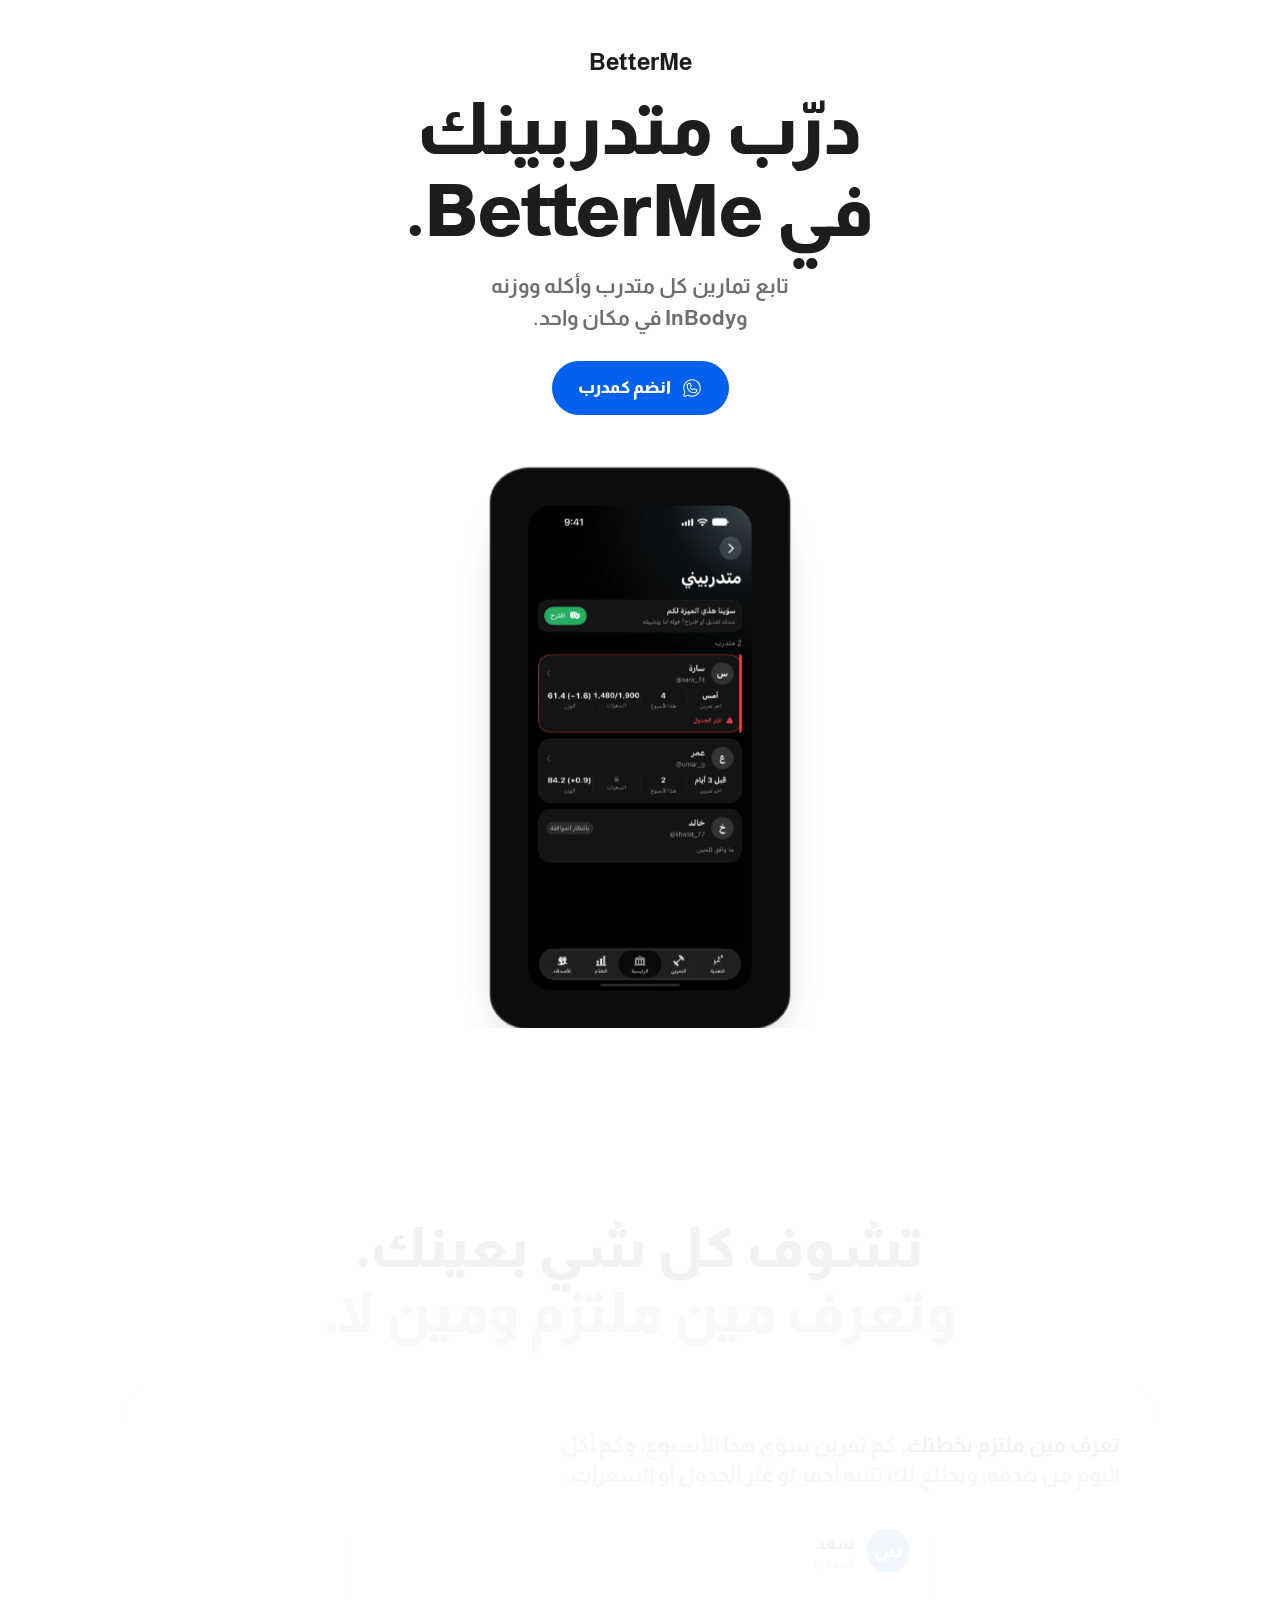
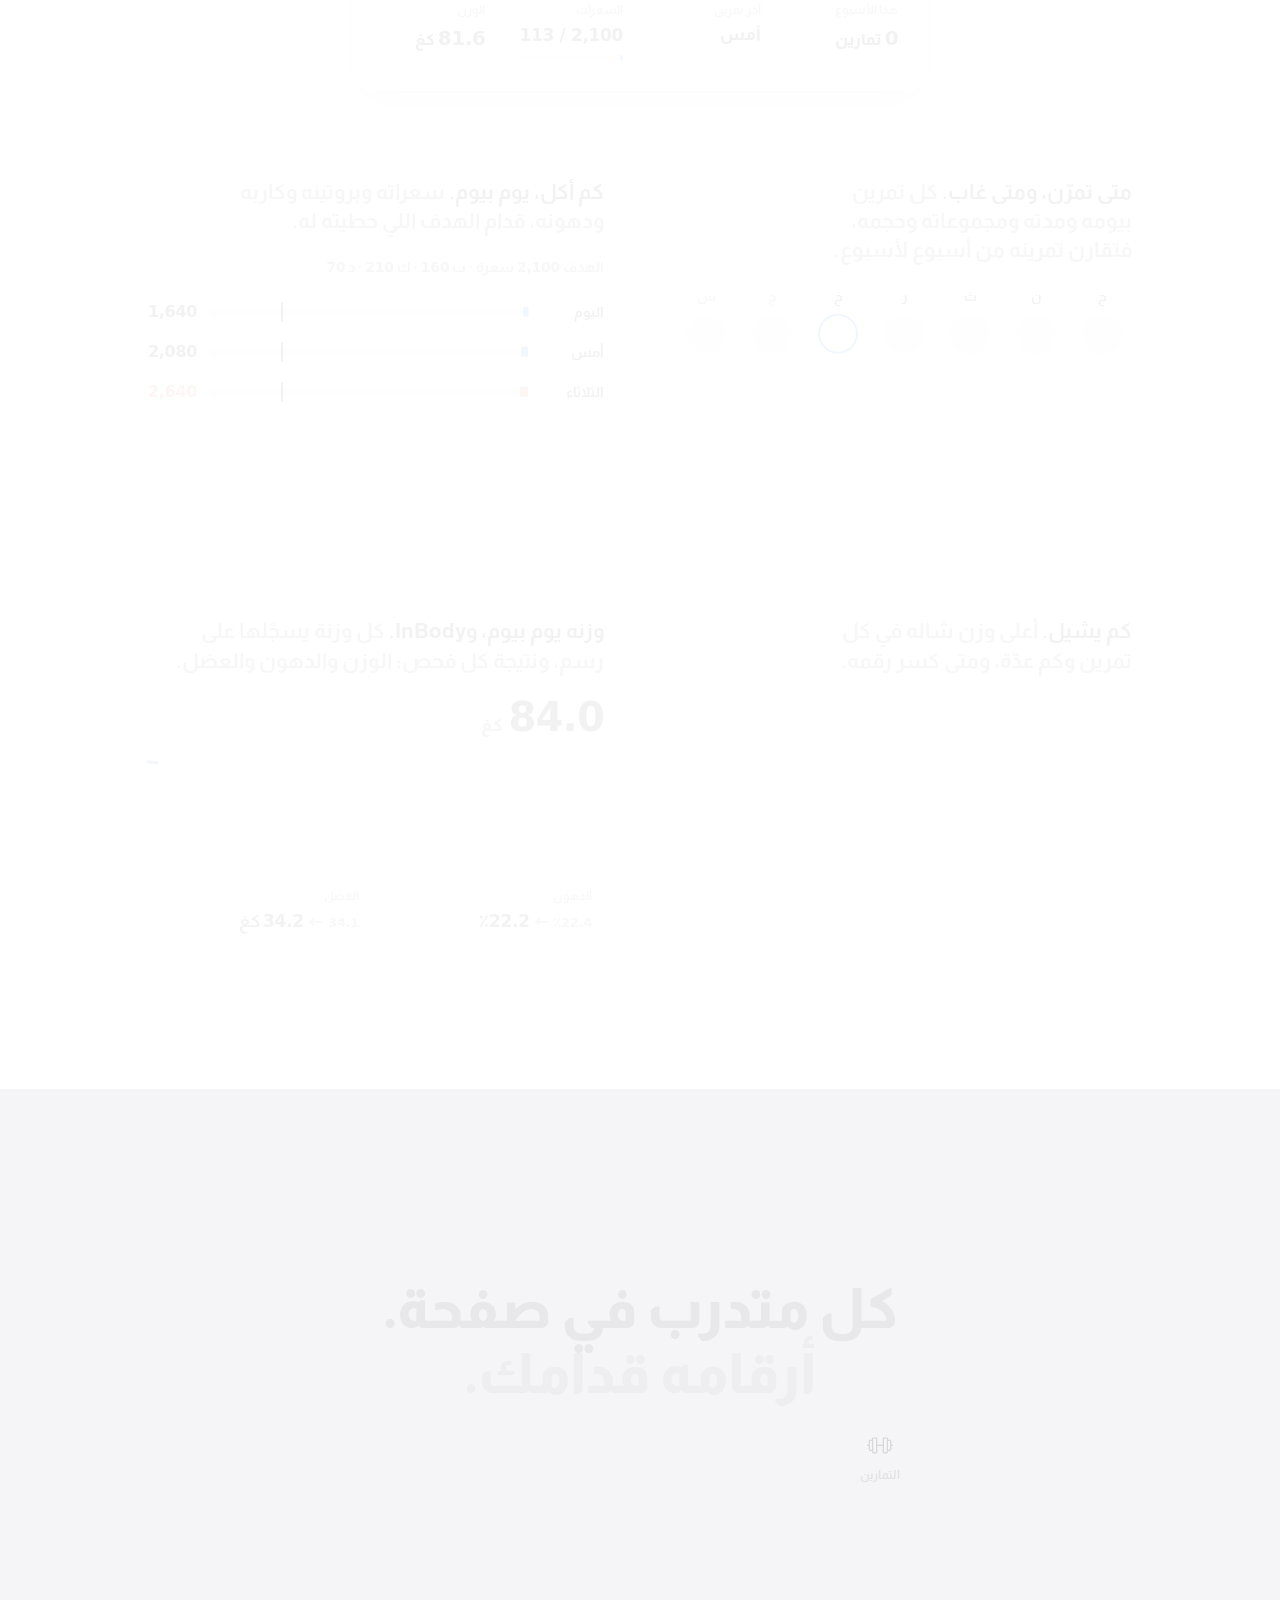
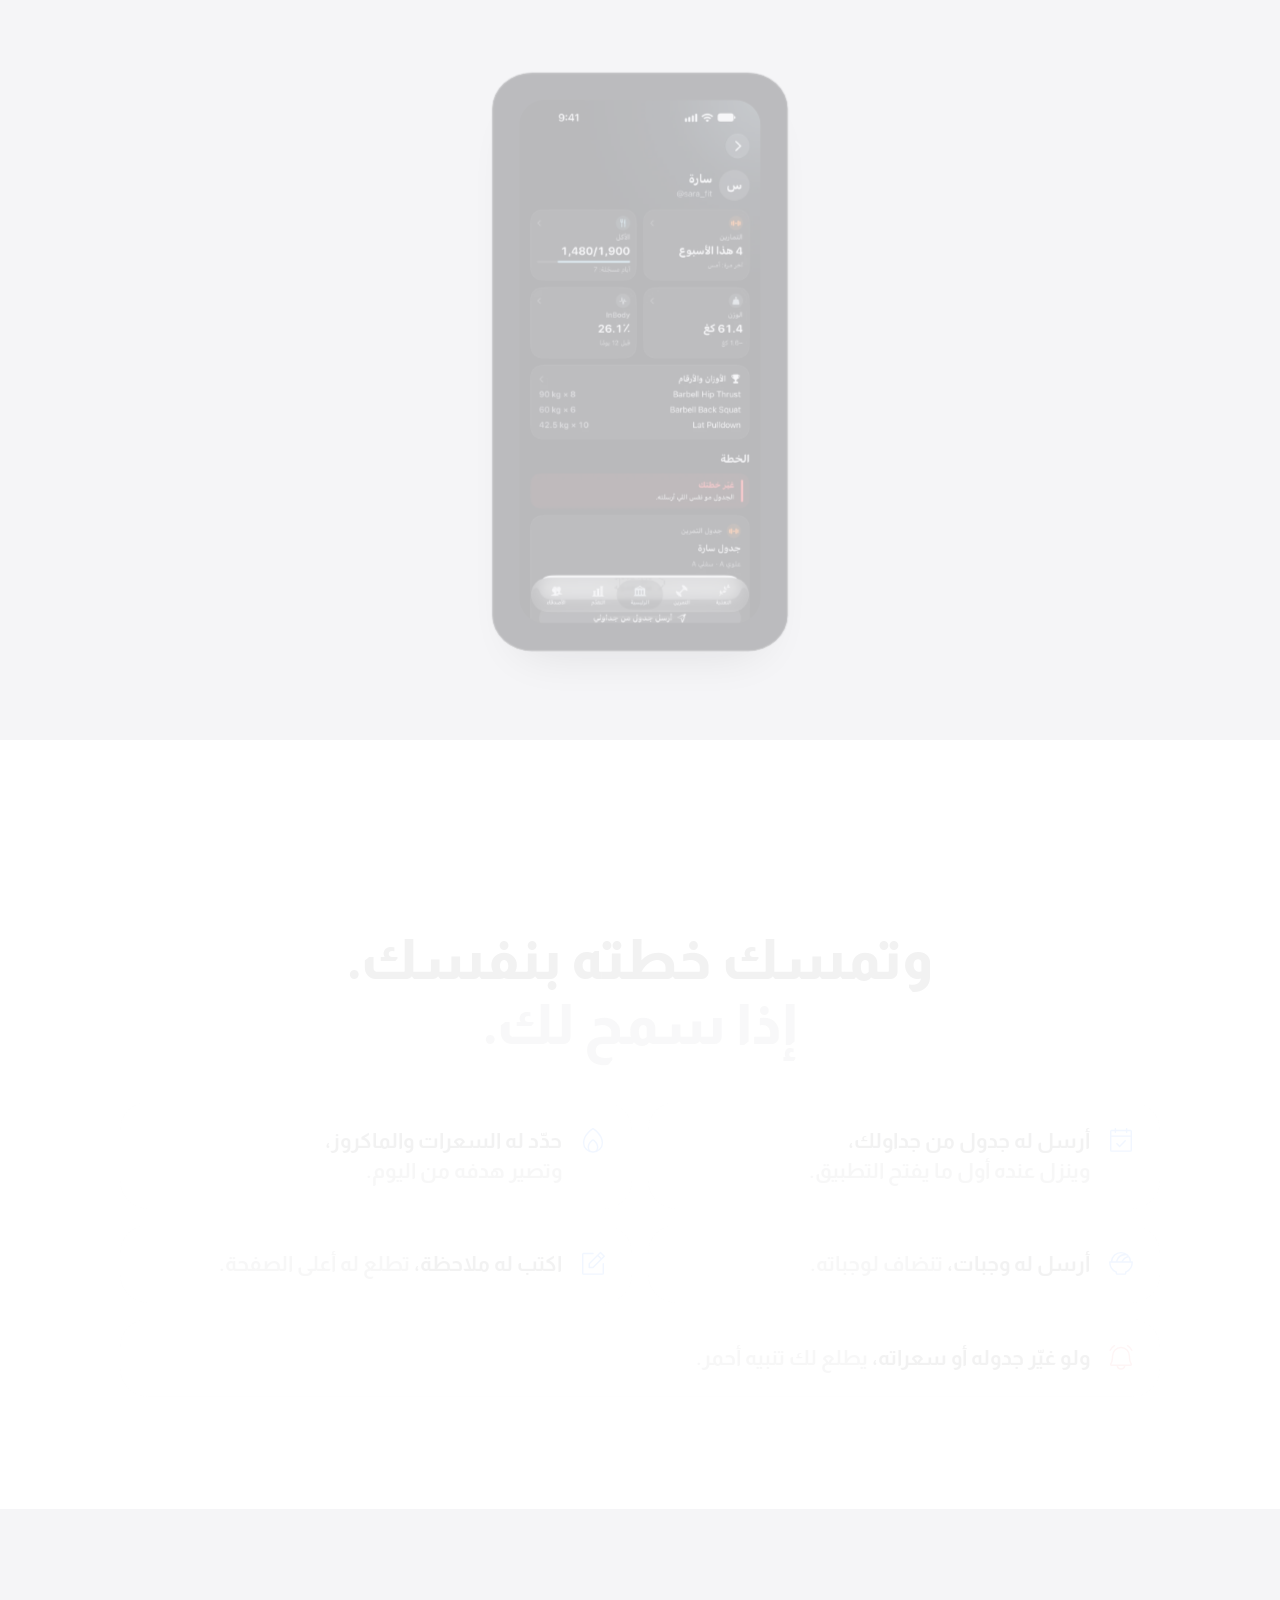
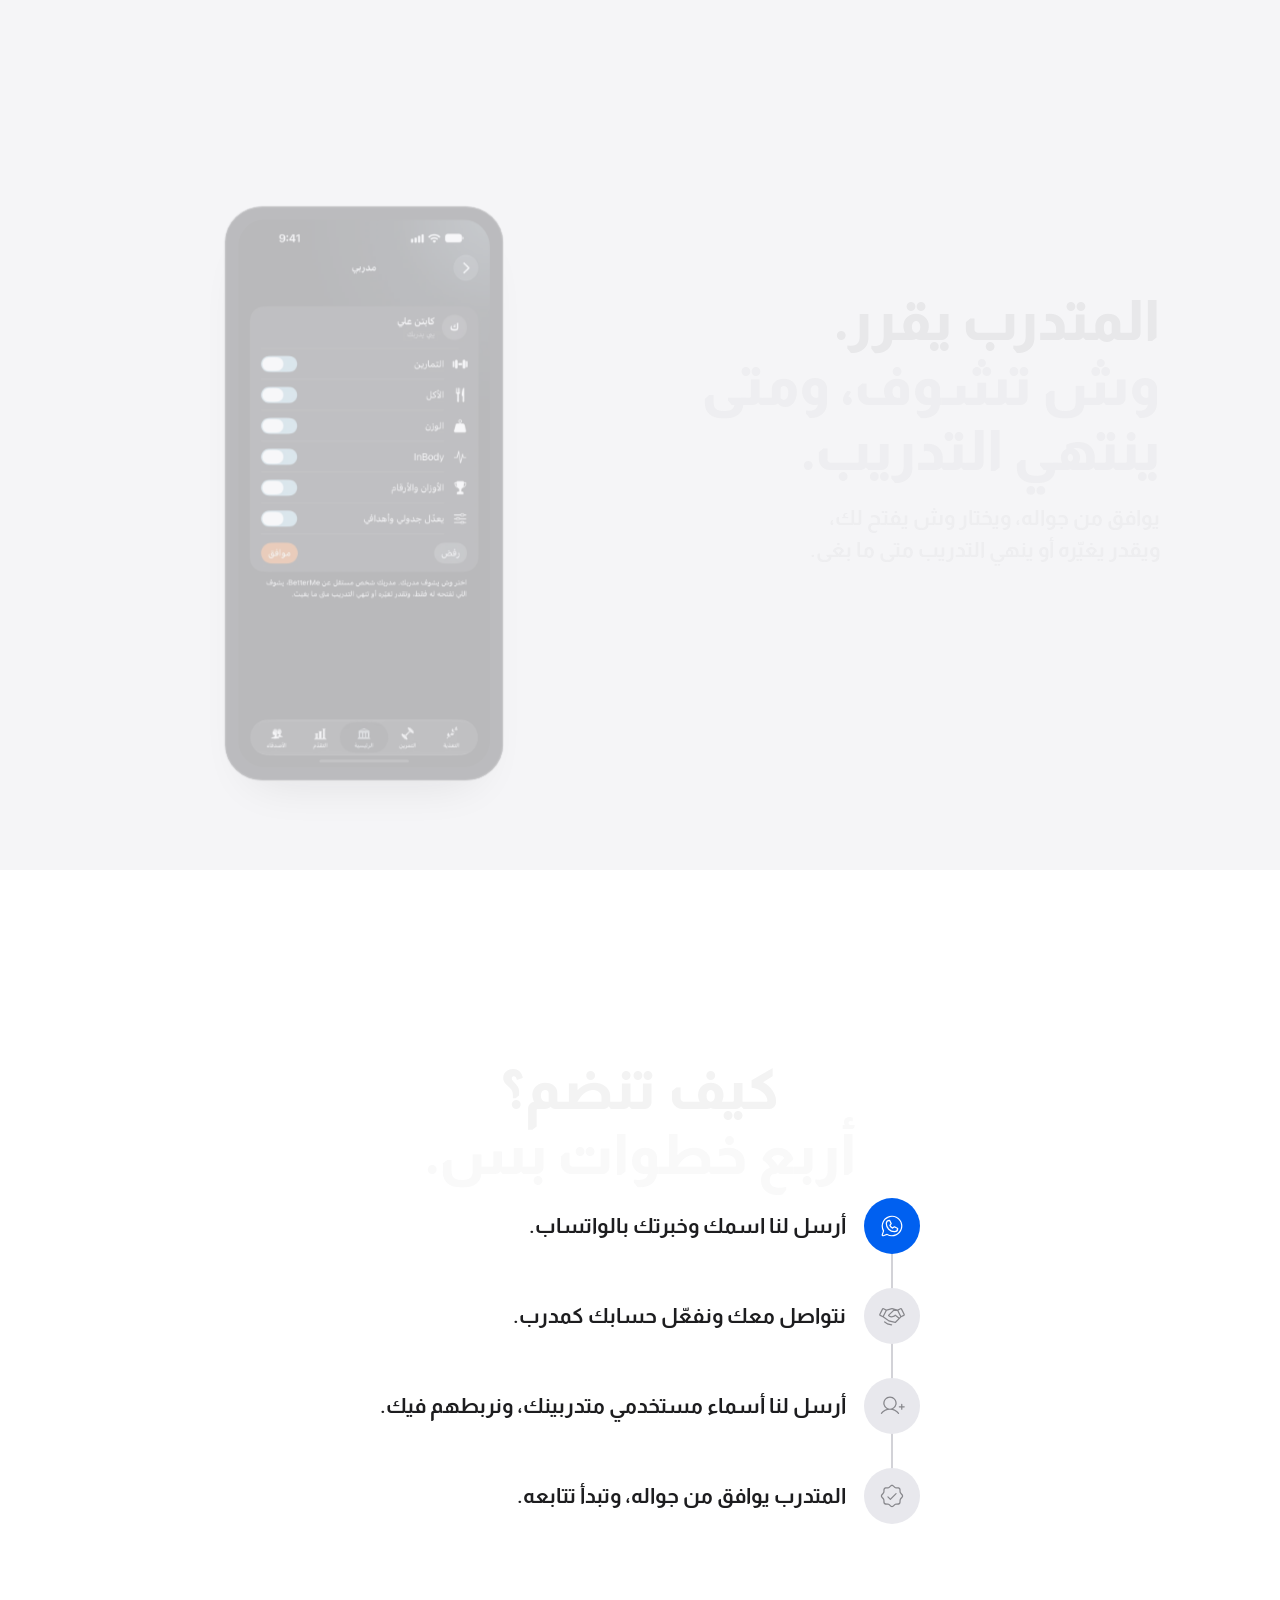
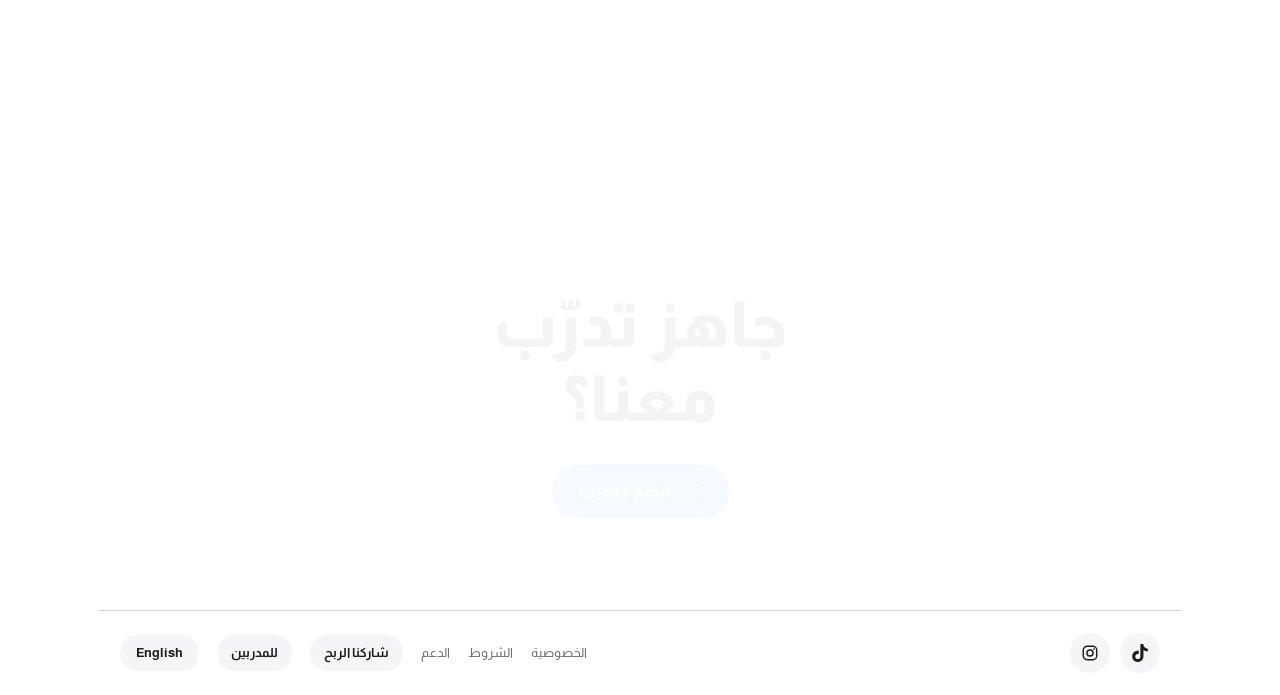
<file: coaches.html>
<!doctype html>
<html lang="ar" dir="rtl" class="no-js">
<head>
  <meta charset="utf-8">
  <meta name="viewport" content="width=device-width, initial-scale=1, viewport-fit=cover">
  <title data-i18n="tr.metaTitle">للمدربين · BetterMe</title>
  <meta name="description" data-i18n-attr="content:tr.metaDesc" content="درّب متدربينك في BetterMe: تابع تمارين كل متدرب وأكله ووزنه وInBody في مكان واحد، وأرسل له جدوله وسعراته.">
  <meta name="theme-color" content="#ffffff">
  <meta name="color-scheme" content="light">
  <meta property="og:type" content="website">
  <meta property="og:title" content="للمدربين · BetterMe">
  <meta property="og:description" content="تابع تمارين كل متدرب وأكله ووزنه وInBody في مكان واحد.">
  <meta property="og:url" content="https://betterme.fitness/coaches.html">
  <meta property="og:image" content="https://betterme.fitness/assets/og.png">
  <link rel="icon" type="image/png" href="assets/favicon.png">
  <link rel="apple-touch-icon" href="assets/apple-touch-icon.png">
  <link rel="canonical" href="https://betterme.fitness/coaches.html">
  <script>
    (function () {
      var d = document.documentElement, q = null, s = null;
      try { q = new URLSearchParams(location.search).get('lang'); } catch (e) {}
      try { s = localStorage.getItem('bm-lang'); } catch (e) {}
      var lang = (q === 'en' || q === 'ar') ? q : (s === 'en' || s === 'ar') ? s : 'ar';
      d.className = d.className.replace('no-js', 'js');
      try { if (!matchMedia('(prefers-reduced-motion: reduce)').matches) d.classList.add('motion'); } catch (e) {}
      if (lang === 'en') { d.lang = 'en'; d.dir = 'ltr'; d.classList.add('i18n-pending'); }
    })();
  </script>
  <link rel="preconnect" href="https://fonts.googleapis.com">
  <link rel="preconnect" href="https://fonts.gstatic.com" crossorigin>
  <link rel="stylesheet" href="https://fonts.googleapis.com/css2?family=Almarai:wght@400;700;800&display=swap">
  <link rel="stylesheet" href="css/site.css?v=20261119b">
</head>
<body>
  <a class="skip" href="#main" data-i18n="nav.skip">تخطَّ إلى المحتوى</a>

  <main id="main">

    <!-- The idea in one line, the way in, and the coach's own page -->
    <section class="page-hero" aria-labelledby="t-tr">
      <div class="wrap">
        <a class="brand-link" href="index.html">BetterMe</a>
        <h1 class="page-title" id="t-tr"><span class="line" data-i18n="tr.titleA">درّب متدربينك</span> <span class="line" data-i18n="tr.titleB">في BetterMe.</span></h1>
        <p class="lead" data-i18n="tr.lead">تابع تمارين كل متدرب وأكله ووزنه وInBody في مكان واحد.</p>
        <div class="cta">
          <a class="btn js-wa" data-wa="coach" href="https://wa.me/966507047815" target="_blank" rel="noopener"><svg aria-hidden="true" focusable="false" xmlns="http://www.w3.org/2000/svg" viewBox="0 0 256 256" fill="currentColor"><path d="M186.68,146.63l-32-16a6,6,0,0,0-6,.38L133,141.46A42.49,42.49,0,0,1,114.54,123L125,107.33a6,6,0,0,0,.38-6l-16-32A6,6,0,0,0,104,66a38,38,0,0,0-38,38,86.1,86.1,0,0,0,86,86,38,38,0,0,0,38-38A6,6,0,0,0,186.68,146.63ZM152,178a74.09,74.09,0,0,1-74-74,26,26,0,0,1,22.42-25.75l12.66,25.32-10.39,15.58a6,6,0,0,0-.54,5.63,54.43,54.43,0,0,0,29.07,29.07,6,6,0,0,0,5.63-.54l15.58-10.39,25.32,12.66A26,26,0,0,1,152,178ZM128,26A102,102,0,0,0,38.35,176.69L26.73,211.56a14,14,0,0,0,17.71,17.71l34.87-11.62A102,102,0,1,0,128,26Zm0,192a90,90,0,0,1-45.06-12.08,6.09,6.09,0,0,0-3-.81,6.2,6.2,0,0,0-1.9.31L40.65,217.88a2,2,0,0,1-2.53-2.53L50.58,178a6,6,0,0,0-.5-4.91A90,90,0,1,1,128,218Z"/></svg><span data-i18n="tr.cta">انضم كمدرب</span></a>
        </div>
      </div>
      <figure class="page-media" data-rise>
        <div class="device page-device"><img data-shot="coachdash" src="assets/app-coachdash-ar.webp" width="660" height="1434" alt="صفحة «متدربيني» عند المدرب" data-i18n-attr="alt:tr.dashAlt" fetchpriority="high"></div>
      </figure>
    </section>

    <!-- What the coach follows, cell by cell, each in the shape the app shows it (one trainee, Saad, on a Thursday) -->
    <section class="chapter" aria-labelledby="t-tr-eye">
      <div class="wrap">
        <h2 class="section-title" id="t-tr-eye" data-reveal><span data-i18n="tr.eyeA">تشوف كل شي بعينك.</span> <span class="soft" data-i18n="tr.eyeB">وتعرف مين ملتزم ومين لا.</span></h2>
        <div class="bento coach-bento">

          <div class="cell ck-commit" data-play data-reveal>
            <p class="cell-cap"><b data-i18n="tr.k1a">تعرف مين ملتزم بخطتك.</b> <span data-i18n="tr.k1b">كم تمرين سوّى هذا الأسبوع، وكم أكل اليوم من هدفه، ويطلع لك تنبيه أحمر لو غيّر الجدول أو السعرات.</span></p>
            <div class="ck-card" aria-hidden="true">
              <div class="ck-who">
                <span class="ck-avatar" data-i18n="tr.kInitial">س</span>
                <span class="ck-name"><b data-i18n="tr.kName">سعد</b><small dir="ltr">@saad</small></span>
                <span class="ck-alert" data-i18n="tr.kAlert">غيّر السعرات</span>
              </div>
              <div class="ck-stats">
                <span class="ck-stat"><small data-i18n="tr.sWeek">هذا الأسبوع</small><b><bdi class="n js-num" data-from="0" data-to="3">3</bdi> <span data-i18n="tr.sWorkouts">تمارين</span></b></span>
                <span class="ck-stat"><small data-i18n="tr.sLast">آخر تمرين</small><b data-i18n="tr.sYesterday">أمس</b></span>
                <span class="ck-stat ck-kcal"><small data-i18n="tr.sKcal">السعرات</small><b><bdi dir="ltr" class="n"><span class="js-num" data-from="0" data-to="1640" data-sep>1,640</span> / 2,100</bdi></b><i><i></i></i></span>
                <span class="ck-stat"><small data-i18n="tr.sWeight">الوزن</small><b><bdi class="n">81.6</bdi> <span data-i18n="tr.kg">كغ</span></b></span>
              </div>
            </div>
          </div>

          <div class="cell ck-days" data-play data-reveal>
            <p class="cell-cap"><b data-i18n="tr.k2a">متى تمرّن، ومتى غاب.</b> <span data-i18n="tr.k2b">كل تمرين بيومه ومدته ومجموعاته وحجمه، فتقارن تمرينه من أسبوع لأسبوع.</span></p>
            <ol class="ck-week" aria-hidden="true">
              <li class="ok" data-at="0.15"><span data-i18n="tr.d1">ح</span><i></i></li>
              <li class="ok" data-at="0.25"><span data-i18n="tr.d2">ن</span><i></i></li>
              <li class="miss" data-at="0.35"><span data-i18n="tr.d3">ث</span><i></i></li>
              <li class="ok" data-at="0.45"><span data-i18n="tr.d4">ر</span><i></i></li>
              <li class="today"><span data-i18n="tr.d5">خ</span><i></i></li>
              <li><span data-i18n="tr.d6">ج</span><i></i></li>
              <li><span data-i18n="tr.d7">س</span><i></i></li>
            </ol>
            <ul class="ck-sessions" aria-hidden="true">
              <li data-at="0.55"><b data-i18n="tr.kRoutine">صدر وكتف</b><small data-i18n="tr.kWed">الأربعاء</small><span class="ck-line">52 <span data-i18n="tr.min">د</span> · 18 <span data-i18n="tr.sets">مجموعة</span> · 6,240 <span data-i18n="tr.kg">كغ</span></span></li>
              <li data-at="0.7"><b data-i18n="tr.kRoutine">صدر وكتف</b><small data-i18n="tr.kWedPrev">الأربعاء اللي قبله</small><span class="ck-line">50 <span data-i18n="tr.min">د</span> · 18 <span data-i18n="tr.sets">مجموعة</span> · 5,980 <span data-i18n="tr.kg">كغ</span></span></li>
            </ul>
          </div>

          <div class="cell ck-food" data-play data-reveal data-delay="1">
            <p class="cell-cap"><b data-i18n="tr.k3a">كم أكل، يوم بيوم.</b> <span data-i18n="tr.k3b">سعراته وبروتينه وكاربه ودهونه، قدام الهدف اللي حطيته له.</span></p>
            <div class="ck-goal" aria-hidden="true"><span data-i18n="tr.kGoal">الهدف</span> <bdi dir="ltr" class="n">2,100</bdi> <span data-i18n="tr.kcal">سعرة</span> · <span data-i18n="tr.p">ب</span> <bdi class="n">160</bdi> · <span data-i18n="tr.c">ك</span> <bdi class="n">210</bdi> · <span data-i18n="tr.f">د</span> <bdi class="n">70</bdi></div>
            <ul class="ck-meals" aria-hidden="true">
              <li style="--v: 0.78"><span data-i18n="tr.today">اليوم</span><i><i></i></i><bdi dir="ltr" class="n">1,640</bdi></li>
              <li style="--v: 0.99"><span data-i18n="tr.sYesterday">أمس</span><i><i></i></i><bdi dir="ltr" class="n">2,080</bdi></li>
              <li class="over" style="--v: 1.26"><span data-i18n="tr.kTue">الثلاثاء</span><i><i></i></i><bdi dir="ltr" class="n">2,640</bdi></li>
            </ul>
          </div>

          <div class="cell ck-lifts" data-play data-reveal>
            <p class="cell-cap"><b data-i18n="tr.k4a">كم يشيل.</b> <span data-i18n="tr.k4b">أعلى وزن شاله في كل تمرين وكم عدّة، ومتى كسر رقمه.</span></p>
            <ul class="ck-prs" aria-hidden="true">
              <li data-at="0.2"><span class="latin">Bench Press</span><bdi dir="ltr" class="n"><span class="js-num" data-from="60" data-to="80">80</span> kg × 8</bdi><small data-i18n="tr.sYesterday">أمس</small></li>
              <li data-at="0.35"><span class="latin">Squat</span><bdi dir="ltr" class="n"><span class="js-num" data-from="80" data-to="100">100</span> kg × 6</bdi><small data-i18n="tr.k3days">قبل 3 أيام</small></li>
              <li data-at="0.5"><span class="latin">Lat Pulldown</span><bdi dir="ltr" class="n"><span class="js-num" data-from="45" data-to="65">65</span> kg × 10</bdi><small data-i18n="tr.k4days">قبل 4 أيام</small></li>
            </ul>
          </div>

          <div class="cell ck-body" data-play data-reveal data-delay="1">
            <p class="cell-cap"><b data-i18n="tr.k5a">وزنه يوم بيوم، وInBody.</b> <span data-i18n="tr.k5b">كل وزنة يسجّلها على رسم، ونتيجة كل فحص: الوزن والدهون والعضل.</span></p>
            <div class="ck-weight" aria-hidden="true">
              <p class="ck-kg"><bdi class="n js-num" data-from="84.2" data-to="81.6" data-dec="1">81.6</bdi> <small data-i18n="tr.kg">كغ</small></p>
              <svg class="ck-chart" viewBox="0 0 320 120" preserveAspectRatio="none">
                <path d="M0 12 L 40 18 L 80 16 L 120 34 L 160 40 L 200 58 L 240 66 L 280 88 L 320 104"/>
              </svg>
              <div class="ck-scan">
                <span><small data-i18n="tr.fat">الدهون</small><span class="ck-from"><bdi class="n">22.4</bdi><span data-i18n="tr.pct">٪</span></span><i class="ck-arr"></i><b><bdi class="n js-num" data-from="22.4" data-to="19.8" data-dec="1">19.8</bdi><span data-i18n="tr.pct">٪</span></b></span>
                <span><small data-i18n="tr.muscle">العضل</small><span class="ck-from"><bdi class="n">34.1</bdi></span><i class="ck-arr"></i><b><bdi class="n js-num" data-from="34.1" data-to="35.0" data-dec="1">35.0</bdi> <span data-i18n="tr.kg">كغ</span></b></span>
              </div>
            </div>
          </div>

        </div>
      </div>
    </section>

    <!-- What you see: one row, the trainee's numbers -->
    <section class="chapter tint" aria-labelledby="t-tr-see">
      <div class="wrap">
        <h2 class="section-title" id="t-tr-see" data-reveal><span data-i18n="tr.seeA">كل متدرب في صفحة.</span> <span class="soft" data-i18n="tr.seeB">أرقامه قدامك.</span></h2>
        <ul class="ways see-row" data-stagger>
          <li><svg aria-hidden="true" focusable="false" xmlns="http://www.w3.org/2000/svg" viewBox="0 0 256 256" fill="currentColor"><path d="M248,122H238V88a14,14,0,0,0-14-14H206V64a14,14,0,0,0-14-14H168a14,14,0,0,0-14,14v58H102V64A14,14,0,0,0,88,50H64A14,14,0,0,0,50,64V74H32A14,14,0,0,0,18,88v34H8a6,6,0,0,0,0,12H18v34a14,14,0,0,0,14,14H50v10a14,14,0,0,0,14,14H88a14,14,0,0,0,14-14V134h52v58a14,14,0,0,0,14,14h24a14,14,0,0,0,14-14V182h18a14,14,0,0,0,14-14V134h10a6,6,0,0,0,0-12ZM32,170a2,2,0,0,1-2-2V88a2,2,0,0,1,2-2H50v84Zm58,22a2,2,0,0,1-2,2H64a2,2,0,0,1-2-2V64a2,2,0,0,1,2-2H88a2,2,0,0,1,2,2Zm104,0a2,2,0,0,1-2,2H168a2,2,0,0,1-2-2V64a2,2,0,0,1,2-2h24a2,2,0,0,1,2,2Zm32-24a2,2,0,0,1-2,2H206V86h18a2,2,0,0,1,2,2Z"/></svg><span data-i18n="tr.v1">التمارين</span></li>
          <li><svg aria-hidden="true" focusable="false" xmlns="http://www.w3.org/2000/svg" viewBox="0 0 256 256" fill="currentColor"><path d="M74,88V40a6,6,0,0,1,12,0V88a6,6,0,0,1-12,0ZM214,40V224a6,6,0,0,1-12,0V174H152a6,6,0,0,1-6-6c0-4.41.68-108.25,59.64-133.51A6,6,0,0,1,214,40ZM202,50c-36.79,24.29-42.82,91.48-43.81,112H202ZM117.92,39a6,6,0,1,0-11.84,2L114,88.48a34,34,0,0,1-68,0L53.92,41a6,6,0,0,0-11.84-2l-8,48A6.61,6.61,0,0,0,34,88a46.06,46.06,0,0,0,40,45.6V224a6,6,0,0,0,12,0V133.6A46.06,46.06,0,0,0,126,88a6.61,6.61,0,0,0-.08-1Z"/></svg><span data-i18n="tr.v2">الأكل</span></li>
          <li><svg aria-hidden="true" focusable="false" xmlns="http://www.w3.org/2000/svg" viewBox="0 0 256 256" fill="currentColor"><path d="M237.57,133.77l-32-80h0a6,6,0,0,0-6.86-3.63L134,64.52V40a6,6,0,0,0-12,0V67.19l-67.3,15a6,6,0,0,0-4.27,3.63h0v0l-32,80A6.1,6.1,0,0,0,18,168c0,21.86,23.31,30,38,30s38-8.14,38-30a6.1,6.1,0,0,0-.43-2.23L64.19,92.33,122,79.48V210H104a6,6,0,0,0,0,12h48a6,6,0,0,0,0-12H134V76.81l56.21-12.49-27.78,69.45A6.1,6.1,0,0,0,162,136c0,21.86,23.31,30,38,30s38-8.14,38-30A6.1,6.1,0,0,0,237.57,133.77ZM56,186a36.89,36.89,0,0,1-17.48-4.56c-5.37-3.13-8.15-7.18-8.49-12.37l26-64.91,26,64.91C81.06,182.85,62.58,186,56,186Zm144-32a36.89,36.89,0,0,1-17.48-4.56c-5.37-3.13-8.15-7.18-8.49-12.37l26-64.91,26,64.91C225.06,150.85,206.58,154,200,154Z"/></svg><span data-i18n="tr.v3">الوزن</span></li>
          <li><svg aria-hidden="true" focusable="false" xmlns="http://www.w3.org/2000/svg" viewBox="0 0 256 256" fill="currentColor"><path d="M212.24,83.76l-56-56A6,6,0,0,0,152,26H56A14,14,0,0,0,42,40V216a14,14,0,0,0,14,14H200a14,14,0,0,0,14-14V88A6,6,0,0,0,212.24,83.76ZM158,46.48,193.52,82H158ZM200,218H56a2,2,0,0,1-2-2V40a2,2,0,0,1,2-2h90V88a6,6,0,0,0,6,6h50V216A2,2,0,0,1,200,218Zm-34-82a6,6,0,0,1-6,6H96a6,6,0,0,1,0-12h64A6,6,0,0,1,166,136Zm0,32a6,6,0,0,1-6,6H96a6,6,0,0,1,0-12h64A6,6,0,0,1,166,168Z"/></svg><span data-i18n="tr.v4">InBody</span></li>
          <li><svg aria-hidden="true" focusable="false" xmlns="http://www.w3.org/2000/svg" viewBox="0 0 256 256" fill="currentColor"><path d="M232,66H206V48a6,6,0,0,0-6-6H56a6,6,0,0,0-6,6V66H24A14,14,0,0,0,10,80V96a38,38,0,0,0,38,38h5.14A78,78,0,0,0,122,189.75V218H96a6,6,0,0,0,0,12h64a6,6,0,0,0,0-12H134V189.75c32.44-2.52,59.43-25.3,68.62-55.75H208a38,38,0,0,0,38-38V80A14,14,0,0,0,232,66ZM48,122A26,26,0,0,1,22,96V80a2,2,0,0,1,2-2H50v34a80.87,80.87,0,0,0,.65,10Zm146-10.9c0,36.62-29.38,66.63-65.5,66.9A66,66,0,0,1,62,112V54H194ZM234,96a26,26,0,0,1-26,26h-2.77a78.45,78.45,0,0,0,.77-10.9V78h26a2,2,0,0,1,2,2Z"/></svg><span data-i18n="tr.v5">الأوزان</span></li>
        </ul>
        <figure class="stage" data-rise>
          <div class="device stage-device"><img data-shot="coachtrainee" src="assets/app-coachtrainee-ar.webp" width="660" height="1434" alt="صفحة متدرب عند المدرب" data-i18n-attr="alt:tr.traineeAlt" loading="lazy"></div>
        </figure>
      </div>
    </section>

    <!-- Running the plan -->
    <section class="chapter" aria-labelledby="t-tr-plan">
      <div class="wrap">
        <h2 class="section-title" id="t-tr-plan" data-reveal><span data-i18n="tr.planA">وتمسك خطته بنفسك.</span> <span class="soft" data-i18n="tr.planB">إذا سمح لك.</span></h2>
        <div class="plan-tiles">
          <div class="cell mini" data-reveal><span class="mini-ico"><svg aria-hidden="true" focusable="false" xmlns="http://www.w3.org/2000/svg" viewBox="0 0 256 256" fill="currentColor"><path d="M208,34H182V24a6,6,0,0,0-12,0V34H86V24a6,6,0,0,0-12,0V34H48A14,14,0,0,0,34,48V208a14,14,0,0,0,14,14H208a14,14,0,0,0,14-14V48A14,14,0,0,0,208,34ZM48,46H74V56a6,6,0,0,0,12,0V46h84V56a6,6,0,0,0,12,0V46h26a2,2,0,0,1,2,2V82H46V48A2,2,0,0,1,48,46ZM208,210H48a2,2,0,0,1-2-2V94H210V208A2,2,0,0,1,208,210Zm-39.76-86.24a6,6,0,0,1,0,8.48l-48,48a6,6,0,0,1-8.48,0l-24-24a6,6,0,0,1,8.48-8.48L116,167.51l43.76-43.75A6,6,0,0,1,168.24,123.76Z"/></svg></span><p class="cell-cap"><b data-i18n="tr.p1a">أرسل له جدول من جداولك،</b> <span data-i18n="tr.p1b">وينزل عنده أول ما يفتح التطبيق.</span></p></div>
          <div class="cell mini" data-reveal data-delay="1"><span class="mini-ico"><svg aria-hidden="true" focusable="false" xmlns="http://www.w3.org/2000/svg" viewBox="0 0 256 256" fill="currentColor"><path d="M172.34,52.86a218.34,218.34,0,0,0-41.25-34,6,6,0,0,0-6.18,0,218.34,218.34,0,0,0-41.25,34C56.4,81.48,42,113,42,144a86,86,0,0,0,172,0C214,113,199.6,81.48,172.34,52.86ZM94,184c0-29.8,25.11-50.41,34-56.78,8.91,6.35,34,26.87,34,56.78a34.05,34.05,0,0,1-32.25,34c-.59,0-1.16,0-1.75,0s-1.16,0-1.75,0A34.05,34.05,0,0,1,94,184Zm74.42,21.94A45.68,45.68,0,0,0,174,184c0-42.9-41.16-68.09-42.91-69.14a6,6,0,0,0-6.18,0C123.16,115.91,82,141.1,82,184a45.68,45.68,0,0,0,5.58,21.94A74,74,0,0,1,54,144c0-59.83,59.62-103.26,74-112.86,14.39,9.6,74,53,74,112.86A74,74,0,0,1,168.42,205.94Z"/></svg></span><p class="cell-cap"><b data-i18n="tr.p2a">حدّد له السعرات والماكروز،</b> <span data-i18n="tr.p2b">وتصير هدفه من اليوم.</span></p></div>
          <div class="cell mini" data-reveal><span class="mini-ico"><svg aria-hidden="true" focusable="false" xmlns="http://www.w3.org/2000/svg" viewBox="0 0 256 256" fill="currentColor"><path d="M224,106H213.77a86,86,0,0,0-171.54,0H32a6,6,0,0,0-6,6,102.35,102.35,0,0,0,56,91.06V208a14,14,0,0,0,14,14h64a14,14,0,0,0,14-14v-4.94A102.35,102.35,0,0,0,230,112,6,6,0,0,0,224,106ZM174.24,54.29a74.15,74.15,0,0,1,8.15,7.6A85.89,85.89,0,0,0,130.84,106H97.34A74.24,74.24,0,0,1,168,54C170.08,54,172.17,54.11,174.24,54.29ZM190.3,72.14A73.49,73.49,0,0,1,201.74,106H144.48A73.89,73.89,0,0,1,190.3,72.14ZM128,38a73.68,73.68,0,0,1,26.8,5,86.32,86.32,0,0,0-69.94,63H54.26A74.09,74.09,0,0,1,128,38Zm37.5,155.84a6,6,0,0,0-3.5,5.46V208a2,2,0,0,1-2,2H96a2,2,0,0,1-2-2v-8.7a6,6,0,0,0-3.5-5.46A90.35,90.35,0,0,1,38.2,118H217.8A90.35,90.35,0,0,1,165.5,193.84Z"/></svg></span><p class="cell-cap"><b data-i18n="tr.p3a">أرسل له وجبات،</b> <span data-i18n="tr.p3b">تنضاف لوجباته.</span></p></div>
          <div class="cell mini" data-reveal data-delay="1"><span class="mini-ico"><svg aria-hidden="true" focusable="false" xmlns="http://www.w3.org/2000/svg" viewBox="0 0 256 256" fill="currentColor"><path d="M228.24,59.76l-32-32a6,6,0,0,0-8.48,0l-96,96A6,6,0,0,0,90,128v32a6,6,0,0,0,6,6h32a6,6,0,0,0,4.24-1.76l96-96A6,6,0,0,0,228.24,59.76ZM125.51,154H102V130.49l66-66L191.51,88ZM200,79.51,176.49,56,192,40.49,215.51,64ZM222,128v80a14,14,0,0,1-14,14H48a14,14,0,0,1-14-14V48A14,14,0,0,1,48,34h80a6,6,0,0,1,0,12H48a2,2,0,0,0-2,2V208a2,2,0,0,0,2,2H208a2,2,0,0,0,2-2V128a6,6,0,0,1,12,0Z"/></svg></span><p class="cell-cap"><b data-i18n="tr.p4a">اكتب له ملاحظة،</b> <span data-i18n="tr.p4b">تطلع له أعلى الصفحة.</span></p></div>
          <div class="cell mini alert" data-reveal><span class="mini-ico"><svg aria-hidden="true" focusable="false" xmlns="http://www.w3.org/2000/svg" viewBox="0 0 256 256" fill="currentColor"><path d="M223.05,69.33A6,6,0,0,1,215,66.76,96,96,0,0,0,180.8,29.08a6,6,0,0,1,6.4-10.15,109.26,109.26,0,0,1,38.41,42.31A6,6,0,0,1,223.05,69.33ZM41,66.76A96,96,0,0,1,75.2,29.08a6,6,0,0,0-6.4-10.15A109.26,109.26,0,0,0,30.39,61.24,6,6,0,1,0,41,66.76Zm179,110.18A14,14,0,0,1,208,198h-42.5a38,38,0,0,1-75,0H48a14,14,0,0,1-12.06-21.06C45.13,161.09,50,138.63,50,112a78,78,0,0,1,156,0C206,139,210.74,160.86,220.08,176.94ZM153.29,198H102.71a26,26,0,0,0,50.58,0Zm56.42-15C199.29,165,194,141.15,194,112a66,66,0,0,0-132,0c0,29.16-5.29,53-15.71,71a2,2,0,0,0,0,2,1.9,1.9,0,0,0,1.7,1H208a1.9,1.9,0,0,0,1.7-1A2,2,0,0,0,209.71,183Z"/></svg></span><p class="cell-cap"><b data-i18n="tr.p5a">ولو غيّر جدوله أو سعراته،</b> <span data-i18n="tr.p5b">يطلع لك تنبيه أحمر.</span></p></div>
        </div>
      </div>
    </section>

    <!-- The trainee decides -->
    <section class="chapter tint" aria-labelledby="t-tr-own">
      <div class="wrap split">
        <div class="split-copy">
          <h2 class="section-title" id="t-tr-own" data-reveal><span data-i18n="tr.ownA">المتدرب يقرر.</span> <span class="soft" data-i18n="tr.ownB">وش تشوف، ومتى ينتهي التدريب.</span></h2>
          <p class="lead" data-reveal data-delay="1" data-i18n="tr.ownC">يوافق من جواله، ويختار وش يفتح لك، ويقدر يغيّره أو ينهي التدريب متى ما بغى.</p>
        </div>
        <figure class="split-media" data-rise>
          <div class="device split-device"><img data-shot="coachmine" src="assets/app-coachmine-ar.webp" width="660" height="1434" alt="المتدرب يختار وش يشوف مدربه" data-i18n-attr="alt:tr.mineAlt" loading="lazy"></div>
        </figure>
      </div>
    </section>

    <!-- How to join -->
    <section class="chapter" aria-labelledby="t-tr-join">
      <div class="wrap">
        <h2 class="section-title" id="t-tr-join" data-reveal><span data-i18n="tr.joinA">كيف تنضم؟</span> <span class="soft" data-i18n="tr.joinB">أربع خطوات بس.</span></h2>
        <ol class="steps">
          <li class="step on"><span class="step-ico"><svg aria-hidden="true" focusable="false" xmlns="http://www.w3.org/2000/svg" viewBox="0 0 256 256" fill="currentColor"><path d="M186.68,146.63l-32-16a6,6,0,0,0-6,.38L133,141.46A42.49,42.49,0,0,1,114.54,123L125,107.33a6,6,0,0,0,.38-6l-16-32A6,6,0,0,0,104,66a38,38,0,0,0-38,38,86.1,86.1,0,0,0,86,86,38,38,0,0,0,38-38A6,6,0,0,0,186.68,146.63ZM152,178a74.09,74.09,0,0,1-74-74,26,26,0,0,1,22.42-25.75l12.66,25.32-10.39,15.58a6,6,0,0,0-.54,5.63,54.43,54.43,0,0,0,29.07,29.07,6,6,0,0,0,5.63-.54l15.58-10.39,25.32,12.66A26,26,0,0,1,152,178ZM128,26A102,102,0,0,0,38.35,176.69L26.73,211.56a14,14,0,0,0,17.71,17.71l34.87-11.62A102,102,0,1,0,128,26Zm0,192a90,90,0,0,1-45.06-12.08,6.09,6.09,0,0,0-3-.81,6.2,6.2,0,0,0-1.9.31L40.65,217.88a2,2,0,0,1-2.53-2.53L50.58,178a6,6,0,0,0-.5-4.91A90,90,0,1,1,128,218Z"/></svg></span><p data-i18n="tr.s1">أرسل لنا اسمك وخبرتك بالواتساب.</p></li>
          <li class="step on"><span class="step-ico"><svg aria-hidden="true" focusable="false" xmlns="http://www.w3.org/2000/svg" viewBox="0 0 256 256" fill="currentColor"><path d="M252.51,108.8,227,57.75a14,14,0,0,0-18.78-6.27L182.66,64.26,129.53,50.2a6.1,6.1,0,0,0-3.06,0L73.34,64.26,47.79,51.48A14,14,0,0,0,29,57.75L3.49,108.8a14,14,0,0,0,6.26,18.78L36.9,141.16l55.61,39.72a6,6,0,0,0,2,.94l64,16A6.08,6.08,0,0,0,160,198a6,6,0,0,0,4.24-1.76l55.31-55.31,26.7-13.35a14,14,0,0,0,6.26-18.78Zm-53,35.16-35.8-28.68a6,6,0,0,0-8,.45c-18.65,18.79-39.5,16.42-52.79,7.92a2,2,0,0,1-.94-1.5,1.9,1.9,0,0,1,.51-1.55L146.43,78h33.86l28.41,56.82ZM14.11,115.69a2,2,0,0,1,.11-1.52L39.74,63.11a2,2,0,0,1,1.8-1.1,2,2,0,0,1,.89.21l22.21,11.1L37.32,128l-22.21-11.1A2,2,0,0,1,14.11,115.69Zm144.05,69.67-59.6-14.9L47.66,134.1,76.84,75.75,128,62.21l14.8,3.92a5.92,5.92,0,0,0-3,1.57L94.1,112.05a14,14,0,0,0,2.39,21.72c20.22,12.92,44.75,10.49,63.8-5.89L191,152.5Zm83.73-69.67a2,2,0,0,1-1,1.16L218.68,128,191.36,73.32l22.21-11.1a2,2,0,0,1,1.53-.11,2,2,0,0,1,1.16,1l25.52,51.06A2,2,0,0,1,241.89,115.69Zm-112,101.76a6,6,0,0,1-7.27,4.37L80.89,211.39a5.88,5.88,0,0,1-2-.94L52.52,191.64a6,6,0,1,1,7-9.77L84.91,200l40.61,10.15A6,6,0,0,1,129.88,217.45Z"/></svg></span><p data-i18n="tr.s2">نتواصل معك ونفعّل حسابك كمدرب.</p></li>
          <li class="step on"><span class="step-ico"><svg aria-hidden="true" focusable="false" xmlns="http://www.w3.org/2000/svg" viewBox="0 0 256 256" fill="currentColor"><path d="M254,136a6,6,0,0,1-6,6H230v18a6,6,0,0,1-12,0V142H200a6,6,0,0,1,0-12h18V112a6,6,0,0,1,12,0v18h18A6,6,0,0,1,254,136Zm-57.41,60.14a6,6,0,1,1-9.18,7.72C166.9,179.45,138.69,166,108,166s-58.89,13.45-79.41,37.86a6,6,0,0,1-9.18-7.72C35.14,177.41,55,164.48,77,158.25a66,66,0,1,1,62,0C161,164.48,180.86,177.41,196.59,196.14ZM108,154a54,54,0,1,0-54-54A54.06,54.06,0,0,0,108,154Z"/></svg></span><p data-i18n="tr.s3">أرسل لنا أسماء مستخدمي متدربينك، ونربطهم فيك.</p></li>
          <li class="step on"><span class="step-ico"><svg aria-hidden="true" focusable="false" xmlns="http://www.w3.org/2000/svg" viewBox="0 0 256 256" fill="currentColor"><path d="M224.42,104.2c-3.9-4.07-7.93-8.27-9.55-12.18-1.5-3.63-1.58-9-1.67-14.68-.14-9.38-.3-20-7.42-27.12S188,42.94,178.66,42.8c-5.68-.09-11-.17-14.68-1.67-3.91-1.62-8.11-5.65-12.18-9.55C145.16,25.22,137.64,18,128,18s-17.16,7.22-23.8,13.58c-4.07,3.9-8.27,7.93-12.18,9.55-3.63,1.5-9,1.58-14.68,1.67-9.38.14-20,.3-27.12,7.42S42.94,68,42.8,77.34c-.09,5.68-.17,11-1.67,14.68-1.62,3.91-5.65,8.11-9.55,12.18C25.22,110.84,18,118.36,18,128s7.22,17.16,13.58,23.8c3.9,4.07,7.93,8.27,9.55,12.18,1.5,3.63,1.58,9,1.67,14.68.14,9.38.3,20,7.42,27.12S68,213.06,77.34,213.2c5.68.09,11,.17,14.68,1.67,3.91,1.62,8.11,5.65,12.18,9.55C110.84,230.78,118.36,238,128,238s17.16-7.22,23.8-13.58c4.07-3.9,8.27-7.93,12.18-9.55,3.63-1.5,9-1.58,14.68-1.67,9.38-.14,20-.3,27.12-7.42s7.28-17.74,7.42-27.12c.09-5.68.17-11,1.67-14.68,1.62-3.91,5.65-8.11,9.55-12.18C230.78,145.16,238,137.64,238,128S230.78,110.84,224.42,104.2Zm-8.66,39.3c-4.67,4.86-9.5,9.9-12,15.9-2.38,5.74-2.48,12.52-2.58,19.08-.11,7.44-.23,15.14-3.9,18.82s-11.38,3.79-18.82,3.9c-6.56.1-13.34.2-19.08,2.58-6,2.48-11,7.31-15.91,12-5.25,5-10.68,10.24-15.49,10.24s-10.24-5.21-15.5-10.24c-4.86-4.67-9.9-9.5-15.9-12-5.74-2.38-12.52-2.48-19.08-2.58-7.44-.11-15.14-.23-18.82-3.9s-3.79-11.38-3.9-18.82c-.1-6.56-.2-13.34-2.58-19.08-2.48-6-7.31-11-12-15.91C35.21,138.24,30,132.81,30,128s5.21-10.24,10.24-15.5c4.67-4.86,9.5-9.9,12-15.9,2.38-5.74,2.48-12.52,2.58-19.08.11-7.44.23-15.14,3.9-18.82s11.38-3.79,18.82-3.9c6.56-.1,13.34-.2,19.08-2.58,6-2.48,11-7.31,15.91-12C117.76,35.21,123.19,30,128,30s10.24,5.21,15.5,10.24c4.86,4.67,9.9,9.5,15.9,12,5.74,2.38,12.52,2.48,19.08,2.58,7.44.11,15.14.23,18.82,3.9s3.79,11.38,3.9,18.82c.1,6.56.2,13.34,2.58,19.08,2.48,6,7.31,11,12,15.91,5,5.25,10.24,10.68,10.24,15.49S220.79,138.24,215.76,143.5ZM172.24,99.76a6,6,0,0,1,0,8.48l-56,56a6,6,0,0,1-8.48,0l-24-24a6,6,0,0,1,8.48-8.48L112,151.51l51.76-51.75A6,6,0,0,1,172.24,99.76Z"/></svg></span><p data-i18n="tr.s4">المتدرب يوافق من جواله، وتبدأ تتابعه.</p></li>
          <li class="steps-fill" aria-hidden="true"></li>
        </ol>
      </div>
    </section>

  </main>

  <footer class="end" aria-labelledby="t-tr-end">
    <div class="wrap end-in">
      <h2 class="end-title" id="t-tr-end" data-reveal><span class="line" data-i18n="tr.endA">جاهز تدرّب</span> <span class="line" data-i18n="tr.endB">معنا؟</span></h2>
      <div class="cta" data-reveal data-delay="1">
        <a class="btn js-wa" data-wa="coach" href="https://wa.me/966507047815" target="_blank" rel="noopener"><svg aria-hidden="true" focusable="false" xmlns="http://www.w3.org/2000/svg" viewBox="0 0 256 256" fill="currentColor"><path d="M186.68,146.63l-32-16a6,6,0,0,0-6,.38L133,141.46A42.49,42.49,0,0,1,114.54,123L125,107.33a6,6,0,0,0,.38-6l-16-32A6,6,0,0,0,104,66a38,38,0,0,0-38,38,86.1,86.1,0,0,0,86,86,38,38,0,0,0,38-38A6,6,0,0,0,186.68,146.63ZM152,178a74.09,74.09,0,0,1-74-74,26,26,0,0,1,22.42-25.75l12.66,25.32-10.39,15.58a6,6,0,0,0-.54,5.63,54.43,54.43,0,0,0,29.07,29.07,6,6,0,0,0,5.63-.54l15.58-10.39,25.32,12.66A26,26,0,0,1,152,178ZM128,26A102,102,0,0,0,38.35,176.69L26.73,211.56a14,14,0,0,0,17.71,17.71l34.87-11.62A102,102,0,1,0,128,26Zm0,192a90,90,0,0,1-45.06-12.08,6.09,6.09,0,0,0-3-.81,6.2,6.2,0,0,0-1.9.31L40.65,217.88a2,2,0,0,1-2.53-2.53L50.58,178a6,6,0,0,0-.5-4.91A90,90,0,1,1,128,218Z"/></svg><span data-i18n="tr.cta">انضم كمدرب</span></a>
      </div>
    </div>
    <div class="wrap end-foot">
      <div class="social">
        <a class="js-social" data-net="tiktok" href="https://www.tiktok.com/@betterme.ai1" target="_blank" rel="noopener" aria-label="BetterMe على تيك توك" data-i18n-attr="aria-label:social.tiktok"><svg viewBox="0 0 24 24" aria-hidden="true"><path fill="currentColor" d="M12.525.02c1.31-.02 2.61-.01 3.91-.02.08 1.53.63 3.09 1.75 4.17 1.12 1.11 2.7 1.62 4.24 1.79v4.03c-1.44-.05-2.89-.35-4.2-.97-.57-.26-1.1-.59-1.62-.93-.01 2.92.01 5.84-.02 8.75-.08 1.4-.54 2.79-1.35 3.94-1.31 1.92-3.58 3.17-5.91 3.21-1.43.08-2.86-.31-4.08-1.03-2.02-1.19-3.44-3.37-3.65-5.71-.02-.5-.03-1-.01-1.49.18-1.9 1.12-3.72 2.58-4.96 1.66-1.44 3.98-2.13 6.15-1.72.02 1.48-.04 2.96-.04 4.44-.99-.32-2.15-.23-3.02.37-.63.41-1.11 1.04-1.36 1.75-.21.51-.15 1.07-.14 1.61.24 1.64 1.82 3.02 3.5 2.87 1.12-.01 2.19-.66 2.77-1.61.19-.33.4-.67.41-1.06.1-1.79.06-3.57.07-5.36.01-4.03-.01-8.05.02-12.07z"/></svg></a>
        <a class="js-social" data-net="instagram" href="https://www.instagram.com/betterme.ai1/" target="_blank" rel="noopener" aria-label="BetterMe على إنستقرام" data-i18n-attr="aria-label:social.instagram"><svg viewBox="0 0 24 24" aria-hidden="true" fill="none" stroke="currentColor" stroke-width="1.9"><rect x="3" y="3" width="18" height="18" rx="5.2"/><circle cx="12" cy="12" r="4.1"/><circle cx="17.3" cy="6.7" r="1.15" fill="currentColor" stroke="none"/></svg></a>
      </div>
      <nav class="legal" aria-label="روابط" data-i18n-attr="aria-label:end.linksLabel">
        <a class="js-legal" data-doc="privacy" href="https://zlmxdgavlbvsznsueemi.supabase.co/storage/v1/object/public/legal/ar/privacy.txt" data-i18n="end.privacy">الخصوصية</a>
        <a class="js-legal" data-doc="terms" href="https://zlmxdgavlbvsznsueemi.supabase.co/storage/v1/object/public/legal/ar/terms.txt" data-i18n="end.terms">الشروط</a>
        <a class="js-legal" data-doc="support" href="https://zlmxdgavlbvsznsueemi.supabase.co/storage/v1/object/public/legal/ar/support.txt" data-i18n="end.support">الدعم</a>
        <a class="end-pill" href="affiliate.html" data-i18n="nav.affiliate">شاركنا الربح</a>
        <a class="end-pill" href="coaches.html" data-i18n="nav.coaches">للمدربين</a>
        <button class="end-lang" type="button" id="lang-toggle" lang="en" data-i18n="nav.lang" data-i18n-attr="aria-label:nav.langLabel" aria-label="Switch to English">English</button>
      </nav>
    </div>
  </footer>

  <script src="js/config.js?v=20261119b"></script>
  <script src="js/strings.js?v=20261119b"></script>
  <script src="js/motion.js?v=20261119b"></script>
  <script src="js/main.js?v=20261119b"></script>
</body>
</html>
</file>
<file: css/site.css>
/*
 * BetterMe landing page, «Apple» edition (2026-11-09): laid out like an Apple product page. A white page, large type,
 * the app (in its dark mode) as the product, and motion that follows the scroll.
 * Type: Almarai for Arabic (the owner's choice over SF Arabic), Apple's SF Pro for English, SF Rounded for big numbers (as in the app).
 * Shapes: large surfaces 28px (22px on phones), buttons and dots are pills, phones keep their own proportions.
 * One accent: the blue of the app icon.
 */
:root {
  --bg: #fff;
  --tint: #f5f5f7;
  --ink: #1d1d1f;
  --ink-2: #6e6e73;
  --ink-3: #86868b;
  --line: #d2d2d7;
  --accent: #0060f0;
  --radius: 28px;
  --gutter: 22px;
  --max: 1040px;
  --ease: cubic-bezier(0.28, 0.11, 0.32, 1);
  --font: "Almarai", -apple-system, BlinkMacSystemFont, system-ui, sans-serif;
  --font-en: -apple-system, BlinkMacSystemFont, "SF Pro Display", "SF Pro Text", "Helvetica Neue", "Almarai", sans-serif;
  --font-num: ui-rounded, "SF Pro Rounded", -apple-system, BlinkMacSystemFont, system-ui, sans-serif;
  color-scheme: light;
}
@media (max-width: 599px) { :root { --radius: 22px; } }

*, *::before, *::after { box-sizing: border-box; }
html { -webkit-text-size-adjust: 100%; text-size-adjust: 100%; scrollbar-width: none; }
html::-webkit-scrollbar, body::-webkit-scrollbar { display: none; }
body {
  margin: 0;
  background: var(--bg);
  color: var(--ink);
  font: 400 17px/1.5 var(--font);
  -webkit-font-smoothing: antialiased;
  -moz-osx-font-smoothing: grayscale;
  overflow-x: clip;
}
html.i18n-pending body { visibility: hidden; }
:lang(en) body { font-family: var(--font-en); letter-spacing: -0.01em; }
.hero-brand, .latin, bdi { font-family: var(--font-en); }
.big-num, .our-price bdi { font-family: var(--font-num); }
img, video, svg { display: block; max-width: 100%; }
h1, h2, h3, p, ul, ol, figure { margin: 0; }
ul, ol { list-style: none; padding: 0; }
a { color: inherit; }
b { font-weight: 700; color: var(--ink); }
bdi { unicode-bidi: isolate; }

.skip {
  position: absolute; inset-inline-start: 12px; top: -60px; z-index: 10;
  padding: 10px 16px; border-radius: 999px; background: var(--ink); color: #fff; text-decoration: none;
}
.skip:focus { top: 12px; }
:focus-visible { outline: 2px solid var(--accent); outline-offset: 3px; border-radius: 6px; }

.wrap { width: 100%; max-width: calc(var(--max) + var(--gutter) * 2); margin-inline: auto; padding-inline: var(--gutter); }

/* ---------- type ---------- */
.section-title {
  font-size: clamp(30px, 7.6vw, 56px);
  font-weight: 800;
  line-height: 1.16;
  text-align: center;
  text-wrap: balance;
}
:lang(en) .section-title { letter-spacing: -0.025em; line-height: 1.08; }
.section-title .soft { display: block; color: var(--ink-3); }
.lead {
  margin-top: 18px;
  font-size: clamp(18px, 2.2vw, 21px);
  line-height: 1.5;
  font-weight: 600;
  color: var(--ink-2);
  text-wrap: pretty;
}
.lead.center { text-align: center; max-width: 34ch; margin-inline: auto; }
.fine { margin-top: 18px; font-size: 15px; color: var(--ink-2); }

/* ---------- download ---------- */
.cta { display: flex; flex-direction: column; align-items: center; gap: 10px; }
.badge { display: inline-block; border-radius: 12px; transition: transform 160ms var(--ease); }
.badge:active { transform: scale(0.97); }
.badge img { height: 54px; width: auto; }
/* Only in Instagram / TikTok / Snapchat browsers, where the App Store link can fail. */
.note { display: none; font-size: 13px; color: var(--ink-2); }
html.inapp .note { display: block; }

/* ---------- the phone the app sits in ---------- */
.device {
  position: relative;
  background: #0c0c0e;
  border-radius: 13.5% / 6.2%;
  padding: 3%;
  box-shadow: 0 0 0 1px #b9b9be, inset 0 0 0 1px #2c2c2e, 0 30px 60px -32px rgba(29, 29, 31, 0.45);
}
.device > img, .device > video {
  width: 100%; height: auto;
  aspect-ratio: 660 / 1434;
  object-fit: cover;
  border-radius: 10.6% / 4.9%;
  background: #000;
}

/* ---------- hero ---------- */
.hero {
  min-height: 100svh;
  display: flex; flex-direction: column; align-items: center;
  padding-top: calc(env(safe-area-inset-top) + 44px);
  text-align: center;
  overflow: hidden;
}
.hero-copy { position: relative; z-index: 1; padding-inline: var(--gutter); }
.hero-brand { font-size: clamp(19px, 2.4vw, 24px); font-weight: 700; margin-bottom: 8px; letter-spacing: -0.01em; }
.hero-title {
  font-size: clamp(30px, 8.1vw, 76px);
  font-weight: 800;
  line-height: 1.14;
}
:lang(en) .hero-title { letter-spacing: -0.03em; line-height: 1.04; }
.hero-title .line { display: block; }
.hero .cta { margin-top: 26px; }
.hero-media { flex: 1; width: 100%; display: flex; justify-content: center; align-items: flex-end; margin-top: 10px; }
.hero-phone {
  height: clamp(440px, 70svh, 880px);
  width: auto; max-width: none;
  transform-origin: 50% 100%;
}
html.motion .hero-media { animation: hero-in 1.1s var(--ease) both; }
html.motion .hero-copy > * { animation: copy-in 0.8s var(--ease) both; }
html.motion .hero-copy > :nth-child(2) { animation-delay: 60ms; }
html.motion .hero-copy > :nth-child(3) { animation-delay: 120ms; }
@keyframes hero-in { from { opacity: 0; translate: 0 70px; } to { opacity: 1; translate: 0 0; } }
@keyframes copy-in { from { opacity: 0; translate: 0 14px; } to { opacity: 1; translate: 0 0; } }

/* ---------- sections ---------- */
.chapter { padding-block: clamp(84px, 13vw, 150px); }
.tint { background: var(--tint); }

/* ---------- highlights carousel ---------- */
.highlights { padding-block: clamp(64px, 9vw, 110px) clamp(72px, 10vw, 120px); }
.highlights .section-title { text-align: start; }
.hl-track {
  --edge: max(var(--gutter), calc((100vw - var(--max)) / 2));
  display: grid;
  grid-auto-flow: column;
  grid-auto-columns: min(80vw, 372px);
  gap: 16px;
  margin-top: 32px;
  padding: 4px var(--edge) 6px;
  scroll-padding-inline: var(--edge);
  overflow-x: auto;
  overscroll-behavior-x: contain;
  scroll-snap-type: x mandatory;
  scrollbar-width: none;
}
.hl-track::-webkit-scrollbar { display: none; }
.hl-tile {
  position: relative;
  height: clamp(520px, 140vw, 640px);
  border-radius: var(--radius);
  background: var(--tint);
  overflow: hidden;
  scroll-snap-align: start;
}
.hl-cap {
  position: relative; z-index: 1;
  padding: 30px 28px 0;
  font-size: clamp(19px, 2vw, 21px);
  line-height: 1.38;
  font-weight: 700;
  color: var(--ink-2);
  text-wrap: balance;
}
.hl-device { position: absolute; inset-inline: 0; margin-inline: auto; top: 150px; width: 72%; }
.hl-controls { display: flex; justify-content: center; align-items: center; gap: 14px; margin-top: 26px; }
.hl-dots {
  display: flex; align-items: center; gap: 12px;
  height: 52px; padding-inline: 22px;
  border-radius: 999px; background: #e8e8ed;
}
.hl-dots button {
  position: relative; overflow: hidden;
  width: 8px; height: 8px; padding: 0; border: 0; border-radius: 999px;
  background: #86868b; cursor: pointer;
  transition: width 400ms var(--ease), background 400ms var(--ease);
}
.hl-dots button.on { width: 44px; background: #b4b4b9; }
.hl-dots button i {
  position: absolute; inset-block: 0; inset-inline-start: 0; width: 100%;
  border-radius: inherit; background: var(--ink);
  transform: scaleX(0); transform-origin: left center;
}
[dir="rtl"] .hl-dots button i { transform-origin: right center; }
.hl-dots button.on i { animation: dot-fill var(--hl-time, 5s) linear forwards; animation-play-state: paused; }
.highlights.playing .hl-dots button.on i { animation-play-state: running; }
.highlights.static .hl-dots button.on i { animation: none; transform: scaleX(1); }
@keyframes dot-fill { to { transform: scaleX(1); } }
.hl-play {
  width: 52px; height: 52px; border: 0; border-radius: 999px;
  display: grid; place-items: center;
  background: #e8e8ed; color: var(--ink); cursor: pointer;
  transition: transform 160ms var(--ease), background 200ms;
}
.hl-play:hover { background: #dcdce1; }
.hl-play:active { transform: scale(0.94); }
.hl-play svg { width: 22px; height: 22px; }
.hl-play .i-play, .highlights.paused .hl-play .i-pause { display: none; }
.highlights.paused .hl-play .i-play { display: block; }
.highlights.static .hl-play { display: none; }

/* ---------- food ---------- */
.ways {
  display: flex; justify-content: center; flex-wrap: wrap;
  gap: 18px 6px;
  margin-top: 40px;
}
.ways li {
  width: 62px;
  display: flex; flex-direction: column; align-items: center; gap: 10px;
  font-size: 14px; line-height: 1.3; font-weight: 600; color: var(--ink-2); text-align: center;
}
.ways svg { width: 32px; height: 32px; color: var(--ink); }
.stage { margin-top: 56px; display: flex; justify-content: center; }
.stage-device { width: min(300px, 70vw); }

/* ---------- training bento ---------- */
.bento {
  display: grid; gap: 16px; margin-top: 44px;
  grid-template-columns: 1fr 1fr;
  grid-template-areas: "plan plan" "log log" "num num" "list list";
}
.cell {
  position: relative; overflow: hidden;
  background: var(--bg);
  border-radius: var(--radius);
  padding: 30px 28px;
}
.cell-cap { font-size: clamp(17px, 1.9vw, 21px); line-height: 1.4; font-weight: 700; color: var(--ink-2); text-wrap: balance; }
.cell-plan { grid-area: plan; min-height: 540px; }
.cell-device { position: absolute; inset-inline: 0; margin-inline: auto; top: 128px; width: min(280px, 68%); }
.cell-num { grid-area: num; display: flex; flex-direction: column; justify-content: center; text-align: center; padding-inline: 16px; }
.big-num { font-size: clamp(54px, 9vw, 96px); font-weight: 800; line-height: 1; color: var(--accent); letter-spacing: -0.03em; font-variant-numeric: tabular-nums; }
.cell-num .cell-cap { margin-top: 10px; }
.cell-log { grid-area: log; display: flex; flex-direction: column; justify-content: center; gap: 26px; }
.lift-log { display: grid; gap: 18px; }
.lift-row { display: grid; grid-template-columns: 1fr auto; grid-template-areas: "when val" "bar bar"; align-items: baseline; gap: 8px 12px; }
.lift-when { grid-area: when; font-size: 14px; font-weight: 700; color: var(--ink-2); }
.lift-val { grid-area: val; font-size: clamp(17px, 2vw, 21px); font-weight: 800; white-space: nowrap; }
.n { font-family: var(--font-num); font-variant-numeric: tabular-nums; letter-spacing: -0.02em; }
.lift-val .n { font-size: 1.15em; }
.lift-row.was .lift-val { color: var(--ink-3); }
.lift-bar { grid-area: bar; height: 12px; border-radius: 999px; background: #d2d2d7; transform-origin: left center; transform: scaleX(0.68); }
[dir="rtl"] .lift-bar { transform-origin: right center; }
.lift-row.now .lift-bar { background: var(--accent); transform: scaleX(var(--grow, 0.86)); }
.lift-up {
  justify-self: end; padding: 5px 12px; border-radius: 999px;
  background: rgba(0, 96, 240, 0.1); color: var(--accent);
  font-size: 15px; font-weight: 800; opacity: var(--up, 1);
}
.cell-list { grid-area: list; }
.plan-card {
  margin-top: 16px; padding: 30px 28px;
  border-radius: var(--radius); background: var(--bg);
}
.plan-title { font-size: clamp(21px, 2.6vw, 28px); font-weight: 800; text-align: center; }
/* The workout features and the plan options: each list is one row, every label on one line and every item the same
   size (owner). Six features do not fit a phone, so that row swipes sideways there; on wide screens it fits as it is. */
.plan-card, .cell-list { padding-inline: 16px; }
.plan-ways { display: flex; justify-content: center; gap: 4px; margin-top: 26px; }
.plan-ways li { flex: none; width: calc((100% - 12px) / 4.25); }
.icon-grid {
  display: flex; gap: 4px;
  margin-inline: -16px; padding-inline: 16px;
  overflow-x: auto; overscroll-behavior-x: contain; scroll-snap-type: x proximity; scrollbar-width: none;
}
.icon-grid::-webkit-scrollbar { display: none; }
/* The same width as the plan options; a quarter of the fifth feature peeks in, so the row reads as swipeable. */
.icon-grid li { flex: none; width: calc((100% - 12px) / 4.25); scroll-snap-align: start; }
.plan-ways li, .icon-grid li {
  display: flex; flex-direction: column; align-items: center; gap: 10px;
  text-align: center; font-size: 11px; line-height: 1.3; font-weight: 700; color: var(--ink); white-space: nowrap;
}
.plan-ways svg, .icon-grid svg { width: 26px; height: 26px; flex: none; }
.plan-ways svg { color: var(--accent); }
.icon-grid svg { color: var(--ink); }
.all-grid li {
  display: flex; flex-direction: column; align-items: center; gap: 10px;
  text-align: center; font-size: 14px; line-height: 1.3; font-weight: 600; color: var(--ink-2);
}

/* ---------- split: copy beside a phone ---------- */
.split { display: grid; gap: 48px; align-items: center; }
.split-copy { text-align: center; }
.split-copy .lead { max-width: 30ch; margin-inline: auto; }
.split-media { display: flex; justify-content: center; }
.split-device { width: min(290px, 68vw); }
.icon-list { display: grid; grid-template-columns: 1fr 1fr; gap: 18px 16px; margin-top: 32px; max-width: 360px; margin-inline: auto; }
.icon-list li { display: flex; align-items: center; gap: 12px; font-size: 17px; font-weight: 700; color: var(--ink); text-align: start; }
.icon-list svg { width: 26px; height: 26px; flex: none; color: var(--accent); }

/* ---------- progress ---------- */
.journey .cell { background: var(--tint); }
.progress-bento { grid-template-columns: 1fr; grid-template-areas: "photos" "weight" "ai"; }
.cell-photos { grid-area: photos; min-height: 540px; }
.cell-ai { grid-area: ai; min-height: 540px; }
.cell-weight { grid-area: weight; display: flex; flex-direction: column; gap: 18px; }
.weight-now { display: flex; align-items: baseline; gap: 8px; }
.weight-now .n { font-size: clamp(56px, 9vw, 88px); font-weight: 800; line-height: 1; letter-spacing: -0.03em; }
.weight-now small { font-size: 21px; font-weight: 700; color: var(--ink-2); }
.growth { width: 100%; height: clamp(110px, 18vw, 170px); overflow: visible; }
/* The line draws itself from the first day: the chart is revealed left to right (dashes break on a stretched SVG). */
.growth { clip-path: inset(-4px calc(var(--draw, 0) * 100%) -4px -4px); }
.growth .line { fill: none; stroke: var(--accent); stroke-width: 3; stroke-linecap: round; vector-effect: non-scaling-stroke; }

/* ---------- streaks and levels ---------- */
.streak-row { display: flex; justify-content: center; gap: clamp(14px, 4vw, 40px); }
.sk { display: flex; flex-direction: column; align-items: center; gap: 10px; font-size: 13px; font-weight: 700; color: var(--ink-2); }
.sk-ico { position: relative; width: clamp(48px, 7vw, 64px); aspect-ratio: 1; }
.sk-ico img { position: absolute; inset: 0; width: 100%; height: 100%; transition: opacity 300ms var(--ease), transform 500ms var(--ease); }
.sk-ico .on { opacity: 0; transform: scale(0.6); }
.sk.lit .sk-ico .on { opacity: 1; transform: scale(1); }
.streaks { margin-top: clamp(56px, 8vw, 96px); }
.streak-row { margin-top: 0; }
.streaks .lead { margin-top: 28px; }
.lineup li { display: flex; flex-direction: column; align-items: center; text-align: center; }
.lineup img { width: auto; object-fit: contain; object-position: bottom; }
.lv-name { margin-top: 16px; font-size: 19px; font-weight: 800; color: var(--ink); }
.lv-when { margin-top: 4px; font-size: 15px; font-weight: 700; color: var(--ink-2); white-space: nowrap; }
.lineup li:last-child .lv-name { color: #a8780a; }

/* Phones and tablets: one row; each level grows as it reaches the middle, then shrinks and moves on. */
@media (max-width: 899px) {
  .lineup {
    --slot: 50vw;
    display: flex; margin-top: 26px;
    padding-inline: calc((100% - var(--slot)) / 2);
    will-change: transform;
  }
  .lineup li { flex: none; width: var(--slot); transform-origin: 50% 70%; }
  .lineup img { height: min(42svh, 70vw); max-width: none; }
  html.motion .lineup-stage { height: calc(100svh + var(--dist, 0px)); }
  html.motion .lineup-pin {
    position: sticky; top: 0; height: 100svh;
    display: flex; flex-direction: column; justify-content: center;
    overflow: hidden;
  }
  /* Reduce Motion: a row you swipe through instead. */
  html:not(.motion) .lineup { overflow-x: auto; scroll-snap-type: x mandatory; scrollbar-width: none; }
  html:not(.motion) .lineup li { scroll-snap-align: center; }
}

/* ---------- everything ---------- */
.all-grid { display: grid; grid-template-columns: repeat(4, 1fr); gap: 30px 8px; margin-top: 48px; }
.all-grid li { font-size: 13px; }
.all-grid svg { width: 28px; height: 28px; color: var(--ink); }

/* ---------- price ---------- */
.compare { display: grid; gap: 16px; margin-top: 44px; max-width: 820px; margin-inline: auto; }
.compare-col { border-radius: var(--radius); background: var(--tint); padding: 30px 28px; }
.compare-head { font-size: 21px; font-weight: 800; }
.others { margin-top: 18px; display: grid; gap: 14px; }
.others li { display: flex; align-items: center; gap: 12px; font-size: 16px; font-weight: 600; }
.others li img { width: 32px; height: 32px; border-radius: 8px; flex: none; }
.others li .name { flex: 1; }
.others li s, .others-total s { color: var(--ink-3); text-decoration-thickness: 1.5px; white-space: nowrap; }
.others-total { margin-top: 20px; padding-top: 16px; border-top: 1px solid var(--line); display: flex; justify-content: space-between; gap: 12px; font-weight: 800; }
.others-total s { color: var(--ink-2); }
.ours-col { display: flex; flex-direction: column; align-items: center; justify-content: center; text-align: center; background: var(--bg); box-shadow: inset 0 0 0 2px var(--accent); }
.our-price { margin-top: 10px; display: flex; align-items: baseline; justify-content: center; gap: 8px; font-size: 17px; font-weight: 700; color: var(--ink-2); }
.our-price bdi { font-size: clamp(48px, 7vw, 64px); font-weight: 800; color: var(--ink); line-height: 1; letter-spacing: -0.03em; }
.trial { margin-top: 10px; font-size: 16px; font-weight: 700; color: var(--accent); }

/* ---------- ending ---------- */
.end { padding-top: clamp(84px, 13vw, 150px); text-align: center; }
.end-in { display: flex; flex-direction: column; align-items: center; }
.end-icon { width: 96px; height: 96px; }
.end-title { margin-top: 26px; font-size: clamp(32px, 8vw, 64px); font-weight: 800; line-height: 1.16; }
:lang(en) .end-title { letter-spacing: -0.03em; line-height: 1.06; }
.end-title .line { display: block; }
.end .cta { margin-top: 30px; }
.end-foot {
  margin-top: clamp(84px, 12vw, 130px);
  padding-block: 22px calc(22px + env(safe-area-inset-bottom));
  border-top: 1px solid var(--line);
  display: flex; flex-wrap: wrap; align-items: center; justify-content: space-between; gap: 16px;
  font-size: 13px; color: var(--ink-2);
}
.social { display: flex; gap: 10px; }
.social a {
  width: 40px; height: 40px; border-radius: 999px; display: grid; place-items: center;
  background: var(--tint); color: var(--ink); transition: background 200ms, transform 160ms var(--ease);
}
.social a:hover { background: #e8e8ed; }
.social a:active { transform: scale(0.94); }
.social svg { width: 18px; height: 18px; }
.legal { display: flex; flex-wrap: wrap; align-items: center; gap: 6px 18px; }
.legal a { text-decoration: none; }
.legal a:hover { text-decoration: underline; color: var(--ink); }
.end-lang {
  font: inherit; font-weight: 700; color: var(--ink);
  padding: 8px 16px; border: 0; border-radius: 999px; background: var(--tint); cursor: pointer;
}
.end-lang:hover { background: #e8e8ed; }

/* ---------- the affiliates and coaches pages ---------- */
.page-hero { padding-top: calc(env(safe-area-inset-top) + 44px); text-align: center; overflow: hidden; }
.brand-link { display: inline-block; margin-bottom: 8px; font-family: var(--font-en); font-size: clamp(19px, 2.4vw, 24px); font-weight: 700; color: var(--ink); text-decoration: none; }
.page-title { font-size: clamp(34px, 9vw, 72px); font-weight: 800; line-height: 1.14; }
:lang(en) .page-title { letter-spacing: -0.03em; line-height: 1.04; }
.page-title .line { display: block; }
.page-hero .lead { max-width: 30ch; margin-inline: auto; }
.page-hero .cta, .end .cta { margin-top: 28px; }
.page-media { margin-top: 52px; display: flex; justify-content: center; }
.page-device { width: min(300px, 72vw); }
.btn {
  display: inline-flex; align-items: center; gap: 10px;
  padding: 14px 26px; border-radius: 999px;
  background: var(--accent); color: #fff; text-decoration: none;
  font-size: 17px; font-weight: 800;
  transition: transform 160ms var(--ease), background 200ms;
}
.btn:hover { background: #0052cc; }
.btn:active { transform: scale(0.97); }
.btn svg { width: 22px; height: 22px; flex: none; }

/* Steps on a line that fills as you read; each step lights when the line reaches it. */
.steps { position: relative; display: grid; gap: 34px; max-width: 560px; margin: 48px auto 0; }
.steps::before, .steps-fill {
  content: ""; position: absolute; inset-block-start: 28px; inset-inline-start: 27px; width: 2px;
}
.steps::before { inset-block-end: 28px; background: #d2d2d7; }
.steps-fill { height: calc((100% - 56px) * var(--p, 1)); background: var(--accent); }
.step { position: relative; z-index: 1; display: flex; align-items: center; gap: 18px; }
.step-ico {
  flex: none; width: 56px; height: 56px; border-radius: 999px; display: grid; place-items: center;
  background: #e8e8ed; color: var(--ink-3); transition: background 300ms var(--ease), color 300ms var(--ease);
}
.tint .step-ico { background: #e3e3e8; }
.step.on .step-ico { background: var(--accent); color: #fff; }
.step-ico svg { width: 26px; height: 26px; }
.step p { font-size: clamp(17px, 2vw, 21px); font-weight: 700; line-height: 1.45; }

.aff-bento, .plan-tiles { margin-top: 44px; }
.aff-bento { grid-template-columns: 1fr; grid-template-areas: "dash" "period" "share"; }
.aff-bento .cell, .plan-tiles .cell { background: var(--tint); }
.cell-dash { grid-area: dash; min-height: 540px; }
.cell-period { grid-area: period; display: flex; flex-direction: column; justify-content: center; gap: 22px; }
.period { display: grid; grid-template-columns: repeat(7, 1fr); gap: 8px; max-width: 216px; }
.period i { aspect-ratio: 1; border-radius: 999px; background: #d2d2d7; transition: background 300ms var(--ease), transform 300ms var(--ease); }
.period i.on { background: var(--accent); }
.cell-share { grid-area: share; display: flex; flex-direction: column; justify-content: center; gap: 18px; }
.share-ico svg { width: 52px; height: 52px; color: var(--accent); }

.notice { max-width: 760px; margin-inline: auto; padding: 36px 28px; border-radius: var(--radius); background: var(--bg); text-align: center; }
.notice-ico { display: inline-block; }
.notice-ico svg { width: 44px; height: 44px; color: var(--accent); }
.notice-title { margin-top: 12px; font-size: clamp(22px, 3vw, 30px); font-weight: 800; line-height: 1.35; color: var(--ink-2); text-wrap: balance; }
.notice-title b { display: block; }
.notice-text { margin-top: 12px; font-size: 17px; font-weight: 600; color: var(--ink-2); }
.notice-link { display: inline-block; margin-top: 18px; font-weight: 700; color: var(--accent); text-decoration: none; }
.notice-link:hover { text-decoration: underline; }

.plan-tiles { display: grid; gap: 16px; }
.plan-tiles .cell { display: flex; align-items: flex-start; gap: 16px; padding: 24px; }
.mini-ico { flex: none; }
.mini-ico svg { width: 30px; height: 30px; color: var(--accent); }
.mini.alert .mini-ico svg { color: #e5484d; }

.end-pill { padding: 8px 14px; border-radius: 999px; background: var(--tint); font-weight: 700; color: var(--ink); }
.legal .end-pill:hover { background: #e8e8ed; text-decoration: none; }

/* ---------- standout: BetterMe among well-known health apps ----------
   A grid of their icons that fades into the page at its edges; as the section comes up (--t from motion.js plays(); 1 =
   finished, what Reduce Motion gets) BetterMe's icon grows and lifts in the middle, a blue light spreads from behind it
   and the others step back. */
.standout { --t: 1; --tile: 19vw; --gap: 3.4vw; overflow: hidden; padding-block: clamp(40px, 9vw, 96px); }
/* No edge: the light grey only in the middle, white at the top and bottom like the sections around it. */
.standout { background: linear-gradient(var(--bg) 0, var(--tint) 28%, var(--tint) 72%, var(--bg) 100%); }
.so-stage { position: relative; height: calc(var(--tile) * 5.6 + var(--gap) * 4); }
.so-glow {
  position: absolute; left: 50%; top: 50%; width: calc(var(--tile) * 5.5); aspect-ratio: 1; transform: translate(-50%, -50%);
  background: radial-gradient(circle, rgba(0, 96, 240, 0.62) 0, rgba(0, 96, 240, 0.28) 24%, rgba(0, 96, 240, 0.09) 44%, transparent 64%);
  opacity: var(--t);
}
.so-grid {
  position: absolute; left: 50%; top: 50%; transform: translate(-50%, -50%);
  display: grid; grid-template-columns: repeat(7, var(--tile)); gap: var(--gap);
  -webkit-mask: radial-gradient(closest-side, #000 60%, transparent 100%);
  mask: radial-gradient(closest-side, #000 60%, transparent 100%);
}
.so-tile { display: block; aspect-ratio: 1; border-radius: 22.5%; overflow: hidden; transform: scale(calc(1 - 0.06 * var(--t))); }
.so-tile img { display: block; width: 100%; height: 100%; object-fit: cover; opacity: calc(1 - 0.5 * var(--t)); filter: saturate(calc(1 - 0.45 * var(--t))); }
.so-me {
  position: relative; z-index: 2; overflow: visible;
  transform: translateY(calc(var(--t) * -6px)) rotate(calc(var(--t) * -6deg)) scale(calc(1 + 0.36 * var(--t)));
  box-shadow:
    0 0 0 calc(var(--t) * 3px) #fff,
    0 calc(var(--t) * 26px) 50px -18px rgba(0, 45, 130, 0.55),
    0 0 calc(var(--t) * 90px) calc(var(--t) * 14px) rgba(0, 96, 240, 0.32);
}
.so-me img { border-radius: inherit; opacity: 1; filter: none; }
/* The line under BetterMe's icon, where a home screen puts an app's name: the name, then what it means. */
.so-cap {
  grid-column: 3 / span 3; position: relative; z-index: 2; align-self: start;
  padding-top: calc(var(--tile) * 0.3); text-align: center;
  --k: clamp(0, (var(--t) - 0.35) * 2.5, 1); opacity: var(--k); transform: translateY(calc((1 - var(--k)) * 14px));
}
.so-name { display: block; font-size: 15px; font-weight: 700; color: var(--ink-2); }
.so-line { margin-top: 4px; font-size: clamp(22px, 6vw, 34px); font-weight: 800; line-height: 1.25; letter-spacing: -0.01em; color: var(--ink); text-wrap: balance; }
:lang(en) .so-line { letter-spacing: -0.02em; }

/* ---------- coaches: what the coach follows (each cell plays with --t from motion.js; 1 = finished) ---------- */
.coach-bento { grid-template-columns: 1fr; grid-template-areas: "commit" "days" "food" "lifts" "body"; }
.coach-bento .cell { --t: 1; display: flex; flex-direction: column; gap: 22px; background: var(--tint); }
.ck-commit { grid-area: commit; }
.ck-days { grid-area: days; }
.ck-food { grid-area: food; }
.ck-lifts { grid-area: lifts; }
.ck-body { grid-area: body; }
.ck-card, .ck-sessions li, .ck-prs li, .ck-scan > span { background: #fff; }
.ck-card { padding: 18px; border-radius: 20px; box-shadow: 0 1px 2px rgba(29, 29, 31, 0.05), 0 14px 34px -20px rgba(29, 29, 31, 0.3); }
.ck-who { display: flex; align-items: center; gap: 12px; }
.ck-avatar { display: grid; place-items: center; flex: none; width: 44px; height: 44px; border-radius: 50%; background: var(--accent); color: #fff; font-size: 18px; font-weight: 800; }
.ck-name { flex: 1; min-width: 0; display: flex; flex-direction: column; }
.ck-name b { font-size: 17px; }
.ck-name small { align-self: flex-start; font: 600 13px var(--font-en); color: var(--ink-3); }
.ck-alert {
  flex: none; padding: 6px 12px; border-radius: 999px; background: rgba(229, 72, 77, 0.12); color: #e5484d; font-size: 13px; font-weight: 800; white-space: nowrap;
  --k: clamp(0, (var(--t) - 0.72) * 6, 1); opacity: var(--k); transform: scale(calc(0.6 + 0.4 * var(--k)));
}
.ck-stats { display: grid; grid-template-columns: 1fr 1fr; gap: 10px; margin-top: 16px; }
.ck-stat { display: flex; flex-direction: column; gap: 4px; padding: 12px; border-radius: 14px; background: var(--tint); }
.ck-stat small { font-size: 12px; font-weight: 700; color: var(--ink-3); }
.ck-stat b { font-size: 16px; font-weight: 800; }
.ck-stat .n { font-size: 20px; }
.ck-kcal b { white-space: nowrap; }
.ck-kcal .n { font-size: 17px; }
.ck-kcal > i { display: block; height: 6px; margin-top: 2px; border-radius: 999px; background: #e3e3e8; overflow: hidden; }
.ck-kcal > i > i { display: block; height: 100%; border-radius: inherit; background: var(--accent); transform-origin: left center; transform: scaleX(calc(0.78 * clamp(0, var(--t) / 0.7, 1))); }
[dir="rtl"] .ck-kcal > i > i, [dir="rtl"] .ck-meals li > i > i { transform-origin: right center; }

.ck-week { display: grid; grid-template-columns: repeat(7, 1fr); gap: 6px; }
.ck-week li { display: flex; flex-direction: column; align-items: center; gap: 8px; font-size: 13px; font-weight: 700; color: var(--ink-3); }
.ck-week i {
  display: grid; place-items: center; width: 100%; max-width: 40px; aspect-ratio: 1; border-radius: 50%; background: #e8e8ed; opacity: 0.55;
  font: 800 15px/1 var(--font-en); font-style: normal; transition: background 300ms var(--ease), color 300ms var(--ease), opacity 300ms var(--ease);
}
.ck-week li.ok i { background: var(--accent); color: #fff; opacity: 1; }
.ck-week li.ok i::after { content: "✓"; }
.ck-week li.miss i { background: rgba(229, 72, 77, 0.14); color: #e5484d; opacity: 1; }
.ck-week li.miss i::after { content: "✕"; }
.ck-week li.today i { background: #fff; box-shadow: inset 0 0 0 2px var(--accent); opacity: 1; }
.ck-week li.ok, .ck-week li.miss, .ck-week li.today { color: var(--ink); }
.ck-week li.pending i { background: #e8e8ed; color: transparent; }
.ck-sessions, .ck-prs { display: grid; gap: 10px; }
.ck-sessions li, .ck-prs li { padding: 14px 16px; border-radius: 16px; transition: opacity 400ms var(--ease), transform 400ms var(--ease); }
.ck-sessions li { display: grid; grid-template-columns: 1fr auto; grid-template-areas: "name when" "line line"; gap: 4px 10px; }
.ck-sessions b { grid-area: name; font-size: 16px; }
.ck-sessions small, .ck-prs small { font-size: 13px; font-weight: 700; color: var(--ink-3); }
.ck-sessions small { grid-area: when; }
.ck-line { grid-area: line; font-size: 14px; font-weight: 700; color: var(--ink-2); font-variant-numeric: tabular-nums; }
.ck-sessions li.pending, .ck-prs li.pending { opacity: 0; transform: translateY(12px); }

.ck-goal { font-size: 14px; font-weight: 700; color: var(--ink-2); }
.ck-meals { display: grid; gap: 16px; }
.ck-meals li { display: grid; grid-template-columns: 64px 1fr auto; align-items: center; gap: 12px; font-size: 14px; font-weight: 700; }
.ck-meals li > i { position: relative; height: 10px; border-radius: 999px; background: #e3e3e8; }
.ck-meals li > i::after { content: ""; position: absolute; top: -5px; bottom: -5px; inset-inline-start: calc(100% / 1.3); width: 2px; border-radius: 1px; background: var(--ink); }
.ck-meals li > i > i {
  display: block; width: calc(var(--v) / 1.3 * 100%); height: 100%; border-radius: inherit; background: var(--accent);
  transform-origin: left center; transform: scaleX(clamp(0, var(--t) / 0.7, 1));
}
.ck-meals li.over > i > i { background: #e5484d; }
.ck-meals .n { font-size: 16px; font-weight: 800; }
.ck-meals li.over .n { color: #e5484d; }

.ck-prs li { display: grid; grid-template-columns: 1fr auto; grid-template-areas: "ex val" "when val"; gap: 2px 12px; align-items: center; }
.ck-prs .latin { grid-area: ex; font-size: 16px; font-weight: 700; }
.ck-prs bdi { grid-area: val; font-size: 18px; font-weight: 800; }
.ck-prs small { grid-area: when; }

.ck-weight { display: flex; flex-direction: column; gap: 14px; }
.ck-kg { font-size: 40px; font-weight: 800; line-height: 1; }
.ck-kg small { font-size: 17px; color: var(--ink-2); }
.ck-chart { width: 100%; height: 110px; overflow: visible; clip-path: inset(-4px calc((1 - clamp(0, var(--t) / 0.8, 1)) * 100%) -4px -4px); }
.ck-chart path { fill: none; stroke: var(--accent); stroke-width: 3; stroke-linecap: round; stroke-linejoin: round; vector-effect: non-scaling-stroke; }
.ck-scan { display: grid; grid-template-columns: 1fr 1fr; gap: 10px; }
.ck-scan > span { display: flex; flex-wrap: wrap; align-items: baseline; gap: 4px 5px; padding: 12px; border-radius: 14px; font-weight: 700; white-space: nowrap; }
.ck-scan small { flex-basis: 100%; font-size: 12px; color: var(--ink-3); }
.ck-from { font-size: 13px; color: var(--ink-3); }
.ck-scan b { font-size: 17px; }
.ck-arr { font-style: normal; color: var(--ink-3); }
.ck-arr::before { content: "→"; }
[dir="rtl"] .ck-arr::before { content: "←"; }

/* ---------- affiliates: the idea in three icons ---------- */
.idea-row { display: flex; justify-content: center; align-items: flex-start; gap: 4px; margin-top: 40px; }
.idea-row > li:not(.idea-arrow) {
  display: flex; flex-direction: column; align-items: center; gap: 12px; width: 92px;
  font-size: 14px; font-weight: 700; text-align: center; white-space: nowrap;
}
.idea-ico { display: grid; place-items: center; width: 64px; height: 64px; border-radius: 50%; background: var(--tint); color: var(--accent); }
.idea-ico svg { width: 30px; height: 30px; }
.idea-arrow { padding-top: 21px; color: var(--ink-3); }
.idea-arrow svg { width: 22px; height: 22px; }
[dir="ltr"] .idea-arrow svg { transform: scaleX(-1); }

/* ---------- affiliates: the link's journey ----------
   With motion the scene pins and the scroll plays five scenes in turn; each scene's own movement follows --t (0 → 1,
   set by motion.js). Without it (Reduce Motion) --t stays 1: the five finished scenes, one under another. */
.flow { margin-top: 36px; }
.flow-rail { position: relative; display: flex; justify-content: space-between; width: 100%; max-width: 520px; margin-inline: auto; }
.flow-rail > li:not(.flow-fill) {
  position: relative; z-index: 1; display: flex; flex-direction: column; align-items: center; gap: 8px; width: 60px;
  font-size: 12px; font-weight: 700; color: var(--ink-3); white-space: nowrap; transition: color 300ms var(--ease);
}
.flow-dot {
  display: grid; place-items: center; width: 40px; height: 40px; border-radius: 50%;
  background: #e8e8ed; color: var(--ink-3); transition: background 300ms var(--ease), color 300ms var(--ease);
}
.flow-dot svg { width: 20px; height: 20px; }
.flow-rail > li.on { color: var(--ink); }
.flow-rail > li.on .flow-dot { background: var(--accent); color: #fff; }
.flow-rail::before, .flow-fill { content: ""; position: absolute; top: 19px; height: 2px; inset-inline-start: 30px; }
.flow-rail::before { inset-inline-end: 30px; background: #d2d2d7; }
.flow-fill { width: calc((100% - 60px) * var(--p, 1)); background: var(--accent); }
html:not(.motion) .flow-rail { display: none; }

.flow-scenes { display: grid; gap: 64px; }
.flow-scene { --t: 1; margin: 0; display: flex; flex-direction: column; align-items: center; }
.flow-cap { max-width: 26ch; margin-top: 24px; font-size: clamp(18px, 2.2vw, 22px); font-weight: 700; line-height: 1.45; text-align: center; text-wrap: balance; }
html.motion .flow-chapter { padding-bottom: 0; }
html.motion .flow { height: calc(100svh + var(--dist, 0px)); }
html.motion .flow-pin {
  position: sticky; top: 0; height: 100svh;
  display: flex; flex-direction: column; align-items: center; justify-content: center; gap: clamp(24px, 5svh, 48px);
  overflow: hidden;
}
html.motion .flow-scenes {
  --slot: min(420px, 100%);
  display: flex; align-items: flex-start; gap: 0; width: 100%; padding-inline: calc((100% - var(--slot)) / 2);
  will-change: transform;
}
html.motion .flow-scene { flex: none; width: var(--slot); padding-inline: 8px; }

.fv {
  position: relative; display: flex; flex-direction: column; align-items: center; justify-content: center; gap: 16px;
  width: 100%; max-width: 380px; min-height: 300px; padding: 26px 20px; border-radius: var(--radius); background: var(--tint);
}
.fv-card {
  display: flex; align-items: center; gap: 14px; width: 100%; padding: 16px; border-radius: 20px; background: #fff;
  box-shadow: 0 1px 2px rgba(29, 29, 31, 0.06), 0 14px 34px -18px rgba(29, 29, 31, 0.3);
}
.fv b, .fv small { font-weight: 700; }
.fv-chip {
  display: inline-flex; align-items: center; gap: 6px; padding: 7px 14px; border-radius: 999px;
  background: rgba(0, 96, 240, 0.1); color: var(--accent); font-size: 14px; font-weight: 700;
  --k: clamp(0, (var(--t) - 0.82) * 8, 1);
  opacity: var(--k); transform: translateY(calc((1 - var(--k)) * 10px));
}
.fv-chip svg { width: 16px; height: 16px; flex: none; }

/* 1. The link: it types itself out, then the code at its end lights up. */
.fv-url {
  position: relative; display: flex; align-items: center; gap: 10px; padding: 13px 18px; border-radius: 999px; background: #fff;
  box-shadow: 0 1px 2px rgba(29, 29, 31, 0.06), 0 14px 34px -18px rgba(29, 29, 31, 0.3);
}
.fv-url-ico svg { display: block; width: 20px; height: 20px; color: var(--accent); }
.fv-url-text {
  display: inline-block; font: 500 14px/1.3 ui-monospace, "SF Mono", Menlo, monospace; color: var(--ink-2); white-space: nowrap;
  clip-path: inset(-4px calc((1 - clamp(0, var(--t) * 1.8, 1)) * 100%) -4px -6px);
}
.fv-code { position: relative; color: var(--accent); }
.fv-code::before {
  content: ""; position: absolute; inset: -3px -4px; border-radius: 6px; background: rgba(0, 96, 240, 0.12);
  opacity: clamp(0, (var(--t) - 0.58) * 6, 1);
}
.fv-tag {
  position: absolute; top: calc(100% + 12px); right: 34px; white-space: nowrap;
  padding: 6px 13px; border-radius: 999px; background: var(--accent); color: #fff; font-size: 14px; font-weight: 700;
  --k: clamp(0, (var(--t) - 0.68) * 5, 1);
  opacity: var(--k); transform: translateY(calc((1 - var(--k)) * 8px));
}
.fv-tag::before {
  content: ""; position: absolute; top: -4px; right: 22px; width: 10px; height: 10px; border-radius: 2px;
  background: inherit; transform: rotate(45deg);
}

/* 2. Sent in a chat: the preview card, then a tap. */
.fv-bubble {
  position: relative; width: min(270px, 100%); padding: 8px; border-radius: 20px; background: #fff;
  box-shadow: 0 1px 2px rgba(29, 29, 31, 0.06), 0 14px 34px -18px rgba(29, 29, 31, 0.3);
  --k: clamp(0, var(--t) * 4, 1);
  opacity: var(--k); transform: translateY(calc((1 - var(--k)) * 24px));
}
.fv-preview { display: flex; align-items: center; gap: 12px; padding: 10px; border-radius: 14px; background: var(--tint); }
.fv-preview img { width: 52px; height: 52px; border-radius: 12px; }
.fv-preview span { display: flex; flex-direction: column; font-family: var(--font-en); }
.fv-preview b { font-size: 16px; }
.fv-preview small { font-size: 13px; color: var(--ink-3); }
.fv-mini { display: block; padding: 8px 6px 2px; font: 500 12px/1.3 ui-monospace, "SF Mono", Menlo, monospace; color: var(--ink-3); text-align: left; }
.fv-mini b { color: var(--accent); font-weight: 500; }
.fv-ripple {
  position: absolute; left: 50%; top: 40%; width: 120px; height: 120px; margin: -60px 0 0 -60px; border-radius: 50%;
  background: rgba(0, 96, 240, 0.28); pointer-events: none;
  --k: clamp(0, (var(--t) - 0.45) * 2.6, 1);
  opacity: calc(clamp(0, (var(--t) - 0.45) * 30, 1) * (1 - var(--k))); transform: scale(calc(0.15 + var(--k)));
}

/* 3. The App Store: «Get», the download ring, «Open», and the download is the link's. */
.fv-store img { width: 60px; height: 60px; border-radius: 14px; flex: none; }
.fv-name { flex: 1; min-width: 0; display: flex; flex-direction: column; }
.fv-name b { font-family: var(--font-en); font-size: 17px; }
.fv-name small { font-size: 13px; color: var(--ink-3); white-space: nowrap; overflow: hidden; text-overflow: ellipsis; }
.fv-get { display: grid; place-items: center; flex: none; min-width: 74px; }
.fv-get > * { grid-area: 1 / 1; }
.fv-get-a, .fv-get-b { padding: 6px 16px; border-radius: 999px; background: #eef0f4; color: var(--accent); font-size: 15px; font-weight: 800; }
.fv-get-a { opacity: clamp(0, (0.34 - var(--t)) * 20, 1); }
.fv-get-b { opacity: clamp(0, (var(--t) - 0.78) * 20, 1); }
.fv-ring { width: 30px; height: 30px; transform: rotate(-90deg); opacity: calc(clamp(0, (var(--t) - 0.32) * 20, 1) * clamp(0, (0.8 - var(--t)) * 20, 1)); }
.fv-ring circle { fill: none; stroke: #d2d2d7; stroke-width: 3; }
.fv-ring .fv-ring-on { stroke: var(--accent); stroke-linecap: round; stroke-dasharray: 100px; stroke-dashoffset: calc(100px * (1 - clamp(0, (var(--t) - 0.34) / 0.42, 1))); }

/* 4. The subscription sheet comes up, «Subscribe» turns into a tick, and the subscription is the link's. */
.fv-sheet {
  flex-direction: column; gap: 4px; max-width: 270px; padding: 20px 20px 16px; text-align: center;
  --k: clamp(0, var(--t) * 4, 1);
  opacity: var(--k); transform: translateY(calc((1 - var(--k)) * 36px));
}
.fv-crown svg { display: block; width: 32px; height: 32px; color: var(--accent); }
.fv-sheet > b { font-size: 18px; }
.fv-price { font-size: 15px; color: var(--ink-2); }
.fv-price bdi { font: 700 17px var(--font-num); color: var(--ink); }
.fv-btn { display: grid; place-items: center; width: 100%; height: 44px; margin-top: 10px; border-radius: 999px; background: var(--accent); color: #fff; font-weight: 800; }
.fv-btn > * { grid-area: 1 / 1; }
.fv-btn-a { opacity: clamp(0, (0.55 - var(--t)) * 20, 1); }
.fv-btn-b { display: grid; --k: clamp(0, (var(--t) - 0.55) * 8, 1); opacity: var(--k); transform: scale(calc(0.5 + 0.5 * var(--k))); }
.fv-btn-b svg { width: 24px; height: 24px; }
.sc-sub .fv-chip { --k: clamp(0, (var(--t) - 0.74) * 8, 1); }

/* 5. Apple's daily report flows into the dashboard: each count goes up by one and the earnings bar grows. */
.sc-dash .fv { gap: 0; }
.fv-report {
  display: inline-flex; align-items: center; gap: 8px; padding: 9px 16px; border-radius: 999px; background: var(--ink); color: #fff;
  font-size: 14px; font-weight: 700; opacity: clamp(0, var(--t) * 5, 1);
}
.fv-report svg { width: 18px; height: 18px; }
.fv-drop {
  display: block; width: 2px; height: 30px; margin: 8px 0;
  background: linear-gradient(var(--accent), var(--accent)) top / 100% calc(clamp(0, (var(--t) - 0.15) / 0.3, 1) * 100%) no-repeat, #d2d2d7;
}
.fv-board { flex-wrap: wrap; gap: 10px; max-width: 320px; padding: 14px; }
.fv-stat { position: relative; flex: 1; display: flex; flex-direction: column; align-items: flex-start; gap: 2px; padding: 12px; border-radius: 14px; background: var(--tint); }
.fv-stat svg { width: 20px; height: 20px; color: var(--accent); }
.fv-stat b { font: 700 28px/1.15 var(--font-num); }
.fv-stat small { font-size: 13px; color: var(--ink-2); }
.fv-stat em {
  position: absolute; top: 10px; inset-inline-end: 10px; padding: 1px 8px; border-radius: 999px; background: var(--accent); color: #fff;
  font: 700 12px/1.5 var(--font-num); font-style: normal;
  --k: clamp(0, (var(--t) - 0.55) * 8, 1);
  opacity: var(--k); transform: scale(calc(0.5 + 0.5 * var(--k)));
}
.fv-earn { flex-basis: 100%; display: flex; align-items: center; gap: 10px; padding-inline: 2px; font-size: 13px; font-weight: 700; color: var(--ink-2); }
.fv-earn > i { flex: 1; height: 8px; border-radius: 999px; background: var(--tint); overflow: hidden; }
.fv-earn > i > i {
  display: block; height: 100%; border-radius: inherit; background: var(--accent); transform-origin: left center;
  transform: scaleX(calc(0.45 + 0.4 * clamp(0, (var(--t) - 0.6) / 0.3, 1)));
}
[dir="rtl"] .fv-earn > i > i { transform-origin: right center; }
.fv-earn svg { width: 20px; height: 20px; color: var(--accent); flex: none; }

/* ---------- affiliates: where the numbers come from ---------- */
.formula { display: flex; justify-content: center; align-items: center; gap: 6px; margin-top: 44px; }
.fx {
  flex: 1; max-width: 170px; display: flex; flex-direction: column; align-items: center; gap: 10px;
  padding: 18px 8px; border-radius: 22px; background: #fff; text-align: center; font-size: 13px; font-weight: 700; line-height: 1.35;
}
.fx-ico svg { display: block; width: 30px; height: 30px; color: var(--ink); }
.fx-out { background: var(--accent); color: #fff; }
.fx-out .fx-ico svg { color: #fff; }
.fx-op { flex: none; font: 700 24px/1 var(--font-num); color: var(--ink-3); }
.trust-tiles { margin-top: 16px; }
.trust-tiles .cell { background: #fff; }
.fine { max-width: 48ch; margin: 28px auto 0; font-size: 14px; line-height: 1.6; color: var(--ink-3); text-align: center; text-wrap: balance; }
.dash-grid { margin-top: 40px; }

/* ---------- wider screens ---------- */
@media (min-width: 600px) {
  .ways { gap: 18px 36px; }
  .ways li { width: 84px; }
  .all-grid { grid-template-columns: repeat(8, 1fr); gap: 40px 12px; }
  .all-grid li { font-size: 14px; }
  .compare { grid-template-columns: 1.2fr 1fr; }
}
@media (min-width: 900px) {
  .bento { grid-template-columns: 1.2fr 1fr; grid-template-areas: "plan num" "plan log" "list list"; }
  .progress-bento { grid-template-columns: 1fr 1fr; grid-template-areas: "photos ai" "weight weight"; }
  .cell-photos, .cell-ai { min-height: 640px; }
  .plan-card, .cell-list { padding-inline: 28px; }
  .icon-grid { margin-inline: 0; padding-inline: 0; overflow: visible; }
  .aff-bento { grid-template-columns: 1.2fr 1fr; grid-template-areas: "dash period" "dash share"; }
  .cell-dash { min-height: 640px; }
  .plan-tiles { grid-template-columns: 1fr 1fr; }
  .plan-tiles .mini.alert { grid-column: 1 / -1; }
  .trust-tiles { grid-template-columns: repeat(3, 1fr); }
  .standout { --tile: 116px; --gap: 22px; }
  .so-stage { margin-top: 56px; }
  .coach-bento { grid-template-columns: 1fr 1fr; grid-template-areas: "commit commit" "days food" "lifts body"; }
  .ck-commit { display: grid; grid-template-columns: 1fr 1.25fr; align-items: center; gap: 40px; padding: 40px; }
  .ck-stats { grid-template-columns: repeat(4, 1fr); }
  .trust-tiles .cell { flex-direction: column; }
  .fx { padding: 26px 12px; font-size: 15px; }
  .dash-grid { margin-top: 52px; }
  .icon-grid li, .plan-ways li { flex: 1 1 0; width: auto; }
  .plan-ways li, .icon-grid li { font-size: 14px; }
  .cell-plan { min-height: 640px; }
  .cell-device { top: 170px; width: min(300px, 62%); }
  .split { grid-template-columns: 1fr 1fr; gap: 64px; }
  .split .section-title, .split-copy { text-align: start; }
  .split-copy .lead { margin-inline: 0; }
  .split-device { width: 320px; }
  .split.flip .split-copy { order: 2; }
  .icon-list { margin-inline: 0; }
  .stage-device { width: 340px; }
  .hl-device { top: 160px; }
  .lineup-pin { max-width: calc(var(--max) + var(--gutter) * 2); margin-inline: auto; padding-inline: var(--gutter); }
  .lineup { display: grid; grid-template-columns: 0.8fr 0.85fr 1.15fr 1.3fr; gap: 16px; margin-top: 44px; align-items: end; }
  .lineup li:nth-child(1) img { height: 250px; }
  .lineup li:nth-child(2) img { height: 285px; }
  .lineup li:nth-child(3) img { height: 320px; }
  .lineup li:nth-child(4) img { height: 355px; }
}

/* ---------- TikTok on an iPhone: a sheet with one button to press and hold, then «Open Link» ---------- */
html.tiktok .note { display: none; }
html.hold-open { overflow: hidden; }
.hold { position: fixed; inset: 0; z-index: 50; visibility: hidden; transition: visibility 0s 420ms; }
.hold.open { visibility: visible; transition: none; }
.hold-scrim { position: absolute; inset: 0; background: rgba(0, 0, 0, 0.4); opacity: 0; transition: opacity 320ms var(--ease); }
.hold.open .hold-scrim { opacity: 1; }
.hold-sheet {
  position: absolute; inset-inline: 0; bottom: 0; max-width: 480px; margin-inline: auto;
  padding: 34px var(--gutter) calc(24px + env(safe-area-inset-bottom));
  background: #fff; border-radius: var(--radius) var(--radius) 0 0; text-align: center;
  transform: translateY(100%); transition: transform 420ms var(--ease);
}
.hold.open .hold-sheet { transform: none; }
.hold-sheet:focus { outline: none; }
.hold-x {
  position: absolute; top: 14px; inset-inline-end: 14px; display: grid; place-items: center;
  width: 32px; height: 32px; padding: 0; border: 0; border-radius: 50%; background: var(--tint); color: var(--ink-2); cursor: pointer;
}
.hold-x svg { width: 18px; height: 18px; }
.hold-icon { width: 64px; height: 64px; margin: 0 auto; border-radius: 22.5%; }
.hold-title { margin-top: 16px; font-size: 24px; font-weight: 800; line-height: 1.25; letter-spacing: -0.01em; text-wrap: balance; }
.hold-text { max-width: 32ch; margin: 8px auto 0; font-size: 15px; color: var(--ink-2); text-wrap: balance; }
.hold-steps { display: grid; gap: 2px; margin-top: 22px; border-radius: 18px; overflow: hidden; text-align: start; }
.hold-steps li { display: flex; align-items: center; flex-wrap: wrap; gap: 8px; min-height: 58px; padding: 10px 16px; background: var(--tint); font-size: 16px; font-weight: 700; }
.hold-n {
  display: grid; place-items: center; flex: none; width: 26px; height: 26px; margin-inline-end: 4px;
  border-radius: 50%; background: var(--accent); color: #fff; font: 700 14px/1 var(--font-num);
}
.hold-chip { display: inline-flex; align-items: center; gap: 6px; padding: 5px 11px; border-radius: 999px; background: #2c2c2e; color: #fff; font-size: 14px; white-space: nowrap; }
.hold-chip svg { width: 17px; height: 17px; flex: none; }
:lang(en) .hold-alt { display: none; }
/* The button to press and hold: a real link (iOS shows its menu on a long press), with a ring that keeps pulsing. */
.hold-link {
  position: relative; display: flex; align-items: center; justify-content: center; gap: 10px;
  width: 100%; margin-top: 18px; padding: 16px 22px; border-radius: 999px;
  background: var(--accent); color: #fff; font-size: 18px; font-weight: 800; text-decoration: none;
  -webkit-touch-callout: default; -webkit-user-select: none; user-select: none;
}
.hold-link svg { width: 24px; height: 24px; flex: none; }
.hold-ring { position: absolute; inset: -6px; border: 3px solid var(--accent); border-radius: 999px; pointer-events: none; opacity: 0; animation: hold-ring 1.8s var(--ease) infinite; }
.hold-link.nudge { animation: hold-nudge 500ms var(--ease); }
@keyframes hold-ring { 0% { opacity: 0.7; transform: scale(0.98); } 70%, 100% { opacity: 0; transform: scale(1.05); } }
@keyframes hold-nudge { 0%, 100% { transform: none; } 20%, 60% { transform: translateX(-6px); } 40%, 80% { transform: translateX(6px); } }

/* ---------- Reduce Motion: the finished page, no movement ---------- */
@media (prefers-reduced-motion: reduce) {
  *, *::before, *::after { animation-duration: 1ms !important; animation-iteration-count: 1 !important; transition-duration: 1ms !important; scroll-behavior: auto !important; }
}
@media (prefers-reduced-transparency: reduce) { .device { box-shadow: 0 0 0 1px #b9b9be; } }
</file>
